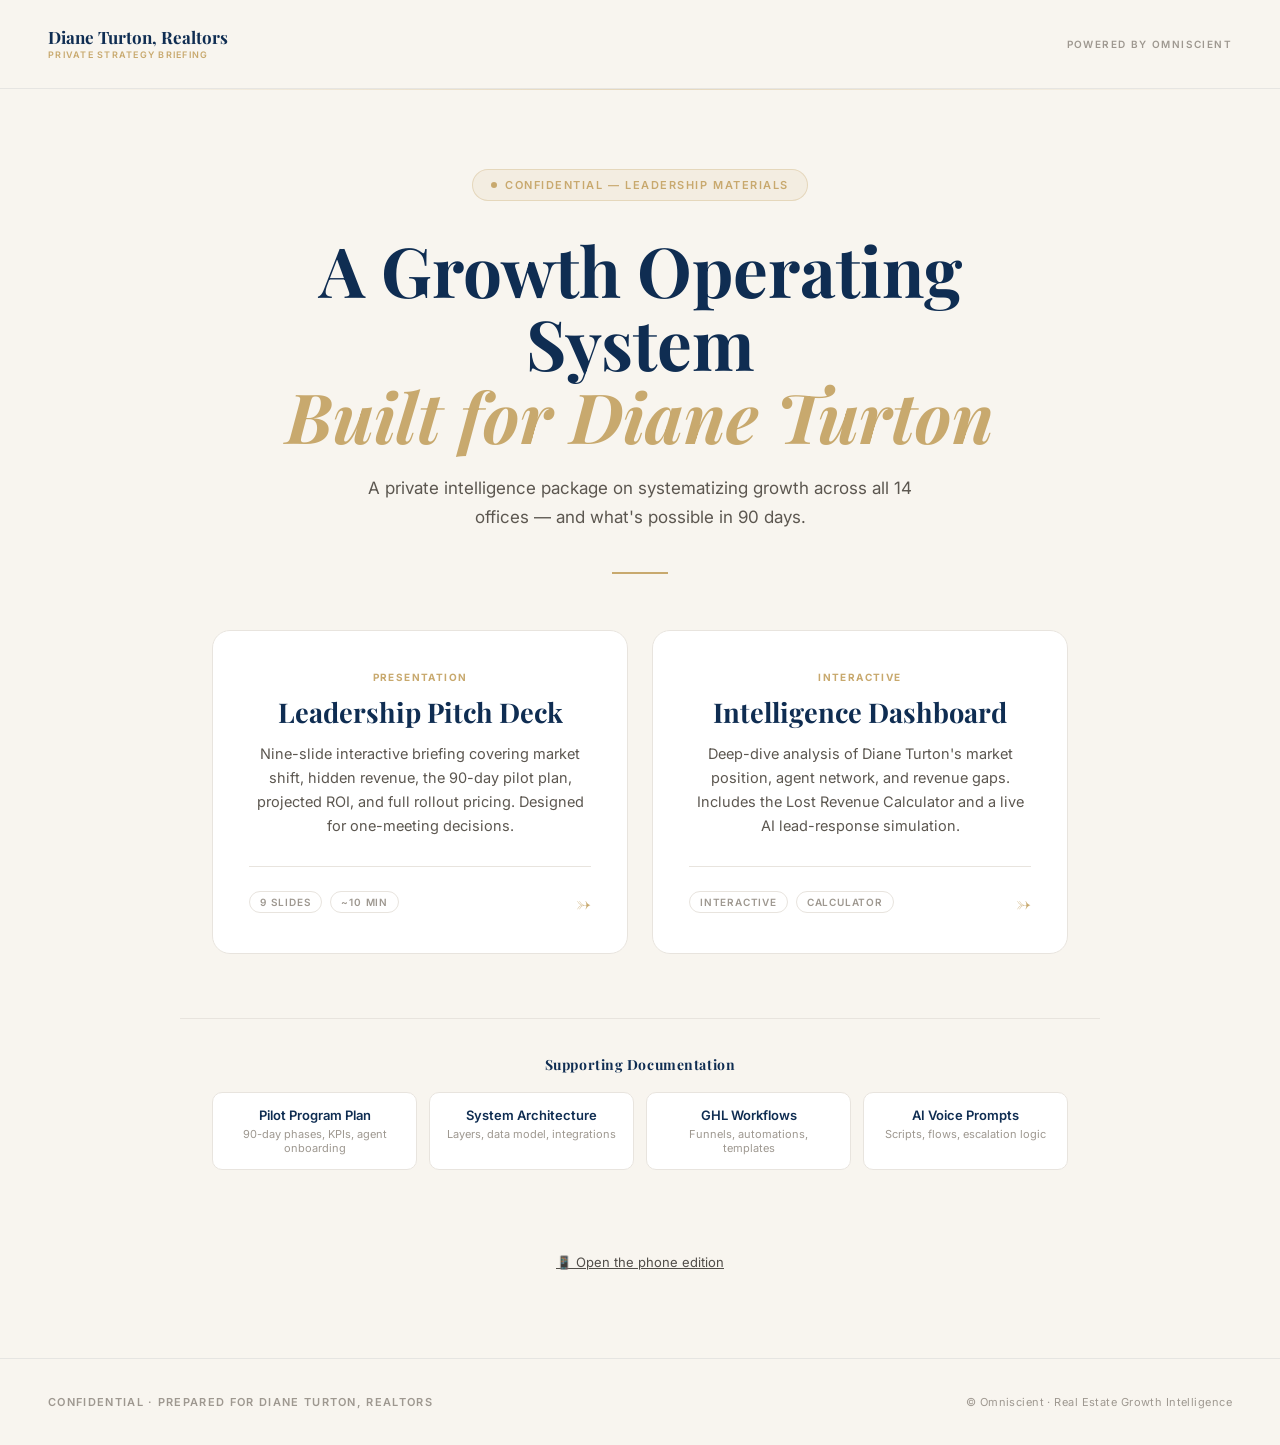
<file: index.html>
<!DOCTYPE html>
<html lang="en">
<head>
  <meta charset="UTF-8" />
  <meta name="viewport" content="width=device-width, initial-scale=1.0" />
  <meta name="robots" content="noindex, nofollow" />
  <title>Diane Turton, Realtors — Private Strategy Briefing</title>
  <link rel="preconnect" href="https://fonts.googleapis.com" />
  <link rel="preconnect" href="https://fonts.gstatic.com" crossorigin />
  <link href="https://fonts.googleapis.com/css2?family=Playfair+Display:ital,wght@0,400;0,600;0,700;1,400&family=Inter:wght@300;400;500;600;700&display=swap" rel="stylesheet" />
  <style>
    *, *::before, *::after { box-sizing: border-box; margin: 0; padding: 0; }
    :root {
      --navy:       #0F2D52;
      --navy-mid:   #1A3F6F;
      --navy-deep:  #081828;
      --gold:       #C8A96E;
      --gold-light: #E8D5B0;
      --gold-pale:  #FAF5EB;
      --cream:      #F8F5EF;
      --white:      #FFFFFF;
      --gray-200:   #E8E4DE;
      --gray-400:   #9E9890;
      --gray-600:   #5C5750;
      --text:       #1A1612;
      --serif:      'Playfair Display', Georgia, serif;
      --sans:       'Inter', system-ui, sans-serif;
    }

    html, body { font-family: var(--sans); color: var(--text); background: var(--cream); -webkit-font-smoothing: antialiased; }
    body { min-height: 100vh; display: flex; flex-direction: column; }

    /* ─── Top bar ─── */
    .top-bar {
      display: flex;
      align-items: center;
      justify-content: space-between;
      padding: 28px 48px;
      border-bottom: 1px solid rgba(15, 45, 82, .08);
    }
    .brand-mark { display: flex; flex-direction: column; line-height: 1.1; }
    .brand-mark .name { font-family: var(--serif); font-size: 17px; font-weight: 700; color: var(--navy); }
    .brand-mark .sub  { font-size: 9px; font-weight: 600; letter-spacing: .14em; text-transform: uppercase; color: var(--gold); margin-top: 3px; }
    .powered-by { font-size: 10px; letter-spacing: .14em; text-transform: uppercase; color: var(--gray-400); font-weight: 600; }

    /* ─── Hero ─── */
    .hero {
      flex: 1;
      display: flex;
      flex-direction: column;
      align-items: center;
      justify-content: center;
      padding: 80px 32px 40px;
      text-align: center;
      position: relative;
    }
    .hero::before {
      content: '';
      position: absolute;
      top: 0; left: 50%;
      transform: translateX(-50%);
      width: 100%;
      max-width: 1200px;
      height: 1px;
      background: linear-gradient(to right, transparent, rgba(200,169,110,.4), transparent);
    }
    .badge {
      display: inline-flex;
      align-items: center;
      gap: 8px;
      background: rgba(200,169,110,.10);
      border: 1px solid rgba(200,169,110,.32);
      padding: 8px 18px;
      border-radius: 50px;
      font-size: 11px;
      font-weight: 600;
      letter-spacing: .14em;
      text-transform: uppercase;
      color: var(--gold);
      margin-bottom: 32px;
    }
    .badge-dot { width: 6px; height: 6px; background: var(--gold); border-radius: 50%; animation: pulse 2.4s infinite; }
    @keyframes pulse { 0%, 100% { opacity: 1; transform: scale(1); } 50% { opacity: .5; transform: scale(1.4); } }

    .hero h1 {
      font-family: var(--serif);
      font-size: clamp(2.4rem, 5.4vw, 4.4rem);
      font-weight: 700;
      line-height: 1.06;
      color: var(--navy);
      max-width: 880px;
    }
    .hero h1 em { font-style: italic; color: var(--gold); display: block; }

    .hero p.lede {
      font-size: 17px;
      line-height: 1.7;
      color: var(--gray-600);
      max-width: 560px;
      margin-top: 22px;
    }

    .gold-rule {
      width: 56px;
      height: 2px;
      background: var(--gold);
      margin: 40px auto 0;
    }

    /* ─── Cards ─── */
    .cards {
      display: grid;
      grid-template-columns: repeat(2, 1fr);
      gap: 24px;
      max-width: 920px;
      width: 100%;
      margin: 56px auto 0;
      padding: 0 32px;
    }
    .card {
      position: relative;
      display: flex;
      flex-direction: column;
      background: var(--white);
      border: 1px solid var(--gray-200);
      border-radius: 18px;
      padding: 40px 36px 36px;
      text-decoration: none;
      color: inherit;
      overflow: hidden;
      transition: transform .35s cubic-bezier(.4,0,.2,1), box-shadow .35s, border-color .35s;
    }
    .card::before {
      content: '';
      position: absolute;
      top: 0; left: 0; right: 0;
      height: 3px;
      background: var(--gold);
      transform: scaleX(0);
      transform-origin: left;
      transition: transform .5s cubic-bezier(.4,0,.2,1);
    }
    .card:hover {
      transform: translateY(-4px);
      border-color: rgba(200,169,110,.4);
      box-shadow: 0 18px 48px rgba(15, 45, 82, .12);
    }
    .card:hover::before { transform: scaleX(1); }

    .card-eyebrow {
      font-size: 10px;
      font-weight: 700;
      letter-spacing: .14em;
      text-transform: uppercase;
      color: var(--gold);
      margin-bottom: 14px;
    }
    .card-title {
      font-family: var(--serif);
      font-size: 1.7rem;
      font-weight: 700;
      color: var(--navy);
      line-height: 1.15;
      margin-bottom: 14px;
    }
    .card-desc {
      font-size: 14.5px;
      line-height: 1.65;
      color: var(--gray-600);
      flex: 1;
    }
    .card-meta {
      display: flex;
      align-items: center;
      justify-content: space-between;
      margin-top: 28px;
      padding-top: 20px;
      border-top: 1px solid var(--gray-200);
    }
    .card-tags {
      display: flex;
      gap: 8px;
      flex-wrap: wrap;
    }
    .card-tag {
      font-size: 10px;
      font-weight: 600;
      letter-spacing: .08em;
      text-transform: uppercase;
      color: var(--gray-400);
      padding: 4px 10px;
      border: 1px solid var(--gray-200);
      border-radius: 50px;
    }
    .card-arrow {
      font-family: var(--serif);
      font-size: 22px;
      color: var(--gold);
      transition: transform .35s cubic-bezier(.4,0,.2,1);
    }
    .card:hover .card-arrow { transform: translateX(4px); }

    /* ─── Resources strip ─── */
    .resources {
      max-width: 920px;
      width: 100%;
      margin: 64px auto 0;
      padding: 36px 32px;
      border-top: 1px solid var(--gray-200);
    }
    .resources h3 {
      font-family: var(--serif);
      font-size: 14px;
      font-weight: 700;
      letter-spacing: .04em;
      color: var(--navy);
      margin-bottom: 18px;
    }
    .resources-grid {
      display: grid;
      grid-template-columns: repeat(4, 1fr);
      gap: 12px;
    }
    .resource {
      display: flex;
      flex-direction: column;
      gap: 4px;
      padding: 14px 16px;
      border: 1px solid var(--gray-200);
      border-radius: 10px;
      text-decoration: none;
      color: inherit;
      background: var(--white);
      transition: border-color .25s, transform .25s;
    }
    .resource:hover { border-color: var(--gold-light); transform: translateY(-2px); }
    .resource-name { font-size: 13px; font-weight: 600; color: var(--navy); }
    .resource-desc { font-size: 11px; color: var(--gray-400); }

    /* ─── Footer ─── */
    footer {
      padding: 36px 48px;
      border-top: 1px solid rgba(15, 45, 82, .08);
      display: flex;
      align-items: center;
      justify-content: space-between;
      font-size: 11px;
      color: var(--gray-400);
      letter-spacing: .04em;
      margin-top: 60px;
    }
    footer .confid { letter-spacing: .12em; text-transform: uppercase; font-weight: 600; }

    /* ─── Tablet ─── */
    @media (max-width: 900px) {
      .top-bar { padding: 22px 28px; }
      .hero { padding: 56px 24px 32px; }
      .cards { grid-template-columns: 1fr; gap: 16px; padding: 0 24px; margin-top: 40px; }
      .resources { padding: 28px 24px; margin-top: 48px; }
      .resources-grid { grid-template-columns: repeat(2, 1fr); }
      footer { padding: 28px 24px; flex-direction: column; gap: 12px; text-align: center; margin-top: 40px; }
    }

    /* ─── Mobile ─── */
    @media (max-width: 480px) {
      .top-bar { padding: 18px 20px; }
      .brand-mark .name { font-size: 14px; }
      .brand-mark .sub { font-size: 8px; }
      .powered-by { font-size: 9px; }
      .hero { padding: 44px 18px 28px; }
      .badge { font-size: 10px; padding: 6px 14px; margin-bottom: 24px; }
      .hero h1 { font-size: clamp(1.9rem, 8vw, 2.6rem); }
      .hero p.lede { font-size: 15px; }
      .cards { padding: 0 18px; }
      .card { padding: 32px 26px 28px; }
      .card-title { font-size: 1.4rem; }
      .resources { padding: 24px 18px; }
      .resources-grid { grid-template-columns: 1fr; }
    }

    /* ─── Reveal animation ─── */
    .reveal { opacity: 0; transform: translateY(16px); animation: reveal .8s cubic-bezier(.2,.7,.2,1) forwards; }
    .reveal-1 { animation-delay: .05s; }
    .reveal-2 { animation-delay: .15s; }
    .reveal-3 { animation-delay: .25s; }
    .reveal-4 { animation-delay: .35s; }
    .reveal-5 { animation-delay: .45s; }
    @keyframes reveal { to { opacity: 1; transform: translateY(0); } }
  </style>
<script>
  // Phones land on the phone edition; add ?desktop to stay here.
  (function(){try{if(location.search.indexOf('desktop')<0&&window.matchMedia('(max-width: 700px) and (pointer: coarse)').matches){location.replace('m/');}}catch(e){}})();
</script>
</head>
<body>

  <header class="top-bar">
    <div class="brand-mark">
      <span class="name">Diane Turton, Realtors</span>
      <span class="sub">Private Strategy Briefing</span>
    </div>
    <div class="powered-by">Powered by Omniscient</div>
  </header>

  <main class="hero">
    <div class="badge reveal reveal-1">
      <span class="badge-dot"></span>
      Confidential — Leadership Materials
    </div>

    <h1 class="reveal reveal-2">
      A Growth Operating System
      <em>Built for Diane Turton</em>
    </h1>

    <p class="lede reveal reveal-3">A private intelligence package on systematizing growth across all 14 offices — and what's possible in 90 days.</p>

    <div class="gold-rule reveal reveal-3"></div>

    <div class="cards">
      <a class="card reveal reveal-4" href="./pitch-deck.html">
        <div class="card-eyebrow">Presentation</div>
        <h2 class="card-title">Leadership Pitch Deck</h2>
        <p class="card-desc">Nine-slide interactive briefing covering market shift, hidden revenue, the 90-day pilot plan, projected ROI, and full rollout pricing. Designed for one-meeting decisions.</p>
        <div class="card-meta">
          <div class="card-tags">
            <span class="card-tag">9 Slides</span>
            <span class="card-tag">~10 min</span>
          </div>
          <span class="card-arrow">→</span>
        </div>
      </a>

      <a class="card reveal reveal-5" href="./intelligence-dashboard.html">
        <div class="card-eyebrow">Interactive</div>
        <h2 class="card-title">Intelligence Dashboard</h2>
        <p class="card-desc">Deep-dive analysis of Diane Turton's market position, agent network, and revenue gaps. Includes the Lost Revenue Calculator and a live AI lead-response simulation.</p>
        <div class="card-meta">
          <div class="card-tags">
            <span class="card-tag">Interactive</span>
            <span class="card-tag">Calculator</span>
          </div>
          <span class="card-arrow">→</span>
        </div>
      </a>
    </div>

    <section class="resources reveal reveal-5">
      <h3>Supporting Documentation</h3>
      <div class="resources-grid">
        <a class="resource" href="./pilot-program.md">
          <span class="resource-name">Pilot Program Plan</span>
          <span class="resource-desc">90-day phases, KPIs, agent onboarding</span>
        </a>
        <a class="resource" href="./system-architecture.md">
          <span class="resource-name">System Architecture</span>
          <span class="resource-desc">Layers, data model, integrations</span>
        </a>
        <a class="resource" href="./ghl-workflows.md">
          <span class="resource-name">GHL Workflows</span>
          <span class="resource-desc">Funnels, automations, templates</span>
        </a>
        <a class="resource" href="./ai-voice-prompts.md">
          <span class="resource-name">AI Voice Prompts</span>
          <span class="resource-desc">Scripts, flows, escalation logic</span>
        </a>
      </div>
    </section>
  </main>

  <p style="text-align:center;margin:8px 0 28px;font-size:13px"><a href="m/" style="color:inherit;opacity:.75">📱 Open the phone edition</a></p>

  <footer>
    <span class="confid">Confidential · Prepared for Diane Turton, Realtors</span>
    <span>© Omniscient · Real Estate Growth Intelligence</span>
  </footer>

</body>
</html>
</file>
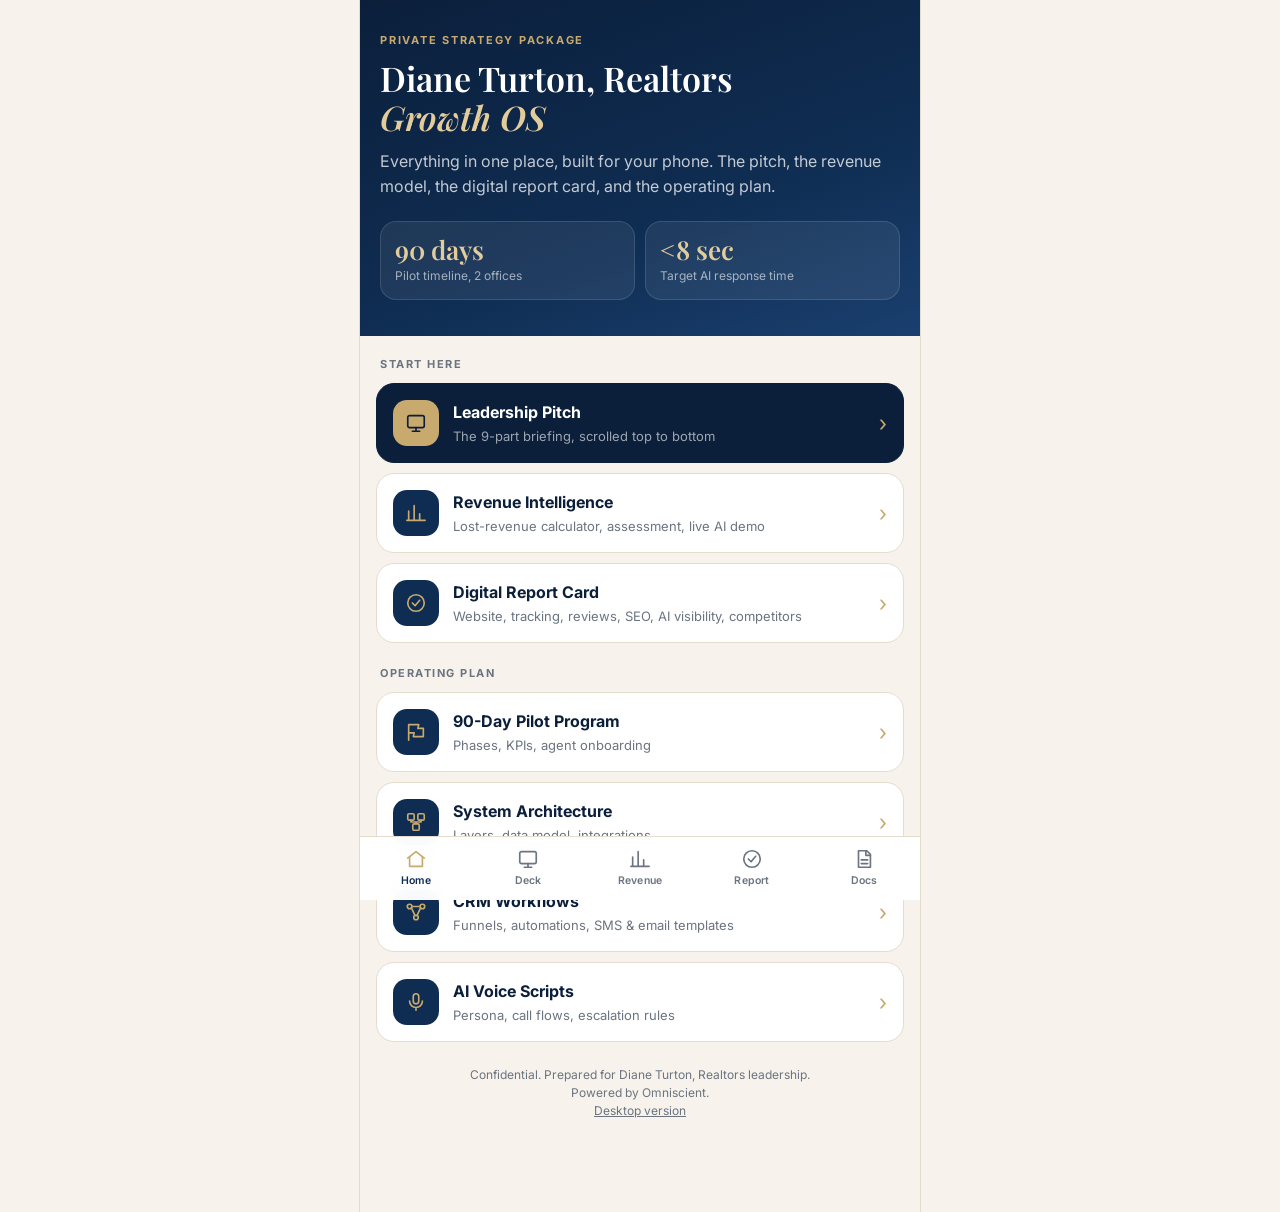
<file: m/index.html>
<!DOCTYPE html>
<html lang="en">
<head>
<meta charset="UTF-8">
<meta name="viewport" content="width=device-width, initial-scale=1, viewport-fit=cover">
<meta name="robots" content="noindex, nofollow">
<meta name="theme-color" content="#0B1F3B">
<meta name="apple-mobile-web-app-capable" content="yes">
<meta name="apple-mobile-web-app-status-bar-style" content="black-translucent">
<meta name="apple-mobile-web-app-title" content="Diane Turton OS">
<title>Diane Turton, Realtors — Growth OS</title>
<link rel="preconnect" href="https://fonts.googleapis.com"><link rel="preconnect" href="https://fonts.gstatic.com" crossorigin>
<link href="https://fonts.googleapis.com/css2?family=Playfair+Display:ital,wght@0,400;0,600;0,700;1,400&family=Inter:wght@400;500;600;700&display=swap" rel="stylesheet">
<link rel="stylesheet" href="phone.css">
<style>
  .tile{display:flex;align-items:center;gap:14px;text-decoration:none;background:var(--paper);border:1px solid var(--line);border-radius:18px;padding:16px;margin-bottom:10px;min-height:76px}
  .tile .ic{flex:none;width:46px;height:46px;border-radius:14px;background:var(--navy-2);display:flex;align-items:center;justify-content:center}
  .tile .ic svg{width:22px;height:22px;stroke:var(--gold);fill:none;stroke-width:1.8;stroke-linecap:round;stroke-linejoin:round}
  .tile .tx{flex:1;min-width:0}
  .tile .tx b{display:block;font-size:16px;color:var(--navy);font-weight:700}
  .tile .tx span{display:block;font-size:13px;color:var(--muted);line-height:1.4;margin-top:2px}
  .tile .go{flex:none;color:var(--gold);font-size:22px}
  .tile.feature{background:var(--navy);border-color:var(--navy)}
  .tile.feature .ic{background:var(--gold)} .tile.feature .ic svg{stroke:var(--navy)}
  .tile.feature .tx b{color:#fff} .tile.feature .tx span{color:rgba(255,255,255,.6)}
  .grp{font-size:11px;letter-spacing:.14em;text-transform:uppercase;font-weight:700;color:var(--muted);margin:22px 4px 10px}
  .grp:first-child{margin-top:0}
</style>
</head>
<body data-tab="home">
<header class="hero">
  <div class="eyebrow">Private Strategy Package</div>
  <h1>Diane Turton, Realtors<br><em>Growth OS</em></h1>
  <p class="lede">Everything in one place, built for your phone. The pitch, the revenue model, the digital report card, and the operating plan.</p>
  <div class="stats" style="margin-top:22px">
    <div class="stat"><b>90 days</b><span>Pilot timeline, 2 offices</span></div>
    <div class="stat"><b>&lt;8 sec</b><span>Target AI response time</span></div>
  </div>
</header>

<main class="wrap">
  <div class="grp">Start here</div>
  <a class="tile feature" href="deck.html">
    <span class="ic"><svg viewBox="0 0 24 24"><rect x="3" y="4" width="18" height="13" rx="2"/><path d="M8 21h8M12 17v4"/></svg></span>
    <span class="tx"><b>Leadership Pitch</b><span>The 9-part briefing, scrolled top to bottom</span></span><span class="go">›</span>
  </a>
  <a class="tile" href="dashboard.html">
    <span class="ic"><svg viewBox="0 0 24 24"><path d="M4 20V10M10 20V4M16 20v-7M22 20H2"/></svg></span>
    <span class="tx"><b>Revenue Intelligence</b><span>Lost-revenue calculator, assessment, live AI demo</span></span><span class="go">›</span>
  </a>
  <a class="tile" href="report-card.html">
    <span class="ic"><svg viewBox="0 0 24 24"><circle cx="12" cy="12" r="9"/><path d="M8 12l3 3 5-6"/></svg></span>
    <span class="tx"><b>Digital Report Card</b><span>Website, tracking, reviews, SEO, AI visibility, competitors</span></span><span class="go">›</span>
  </a>

  <div class="grp">Operating plan</div>
  <a class="tile" href="pilot-program.html">
    <span class="ic"><svg viewBox="0 0 24 24"><path d="M4 21V4h11l-1 4h6v9H9l1-4H4"/></svg></span>
    <span class="tx"><b>90-Day Pilot Program</b><span>Phases, KPIs, agent onboarding</span></span><span class="go">›</span>
  </a>
  <a class="tile" href="system-architecture.html">
    <span class="ic"><svg viewBox="0 0 24 24"><rect x="3" y="3" width="7" height="7" rx="1.5"/><rect x="14" y="3" width="7" height="7" rx="1.5"/><rect x="8.5" y="14" width="7" height="7" rx="1.5"/><path d="M6.5 10v2h11v-2M12 12v2"/></svg></span>
    <span class="tx"><b>System Architecture</b><span>Layers, data model, integrations</span></span><span class="go">›</span>
  </a>
  <a class="tile" href="ghl-workflows.html">
    <span class="ic"><svg viewBox="0 0 24 24"><circle cx="5" cy="6" r="2.5"/><circle cx="19" cy="6" r="2.5"/><circle cx="12" cy="18" r="2.5"/><path d="M7 7.5l4 8.5M17 7.5l-4 8.5M7.5 6h9"/></svg></span>
    <span class="tx"><b>CRM Workflows</b><span>Funnels, automations, SMS &amp; email templates</span></span><span class="go">›</span>
  </a>
  <a class="tile" href="ai-voice-prompts.html">
    <span class="ic"><svg viewBox="0 0 24 24"><rect x="9" y="3" width="6" height="11" rx="3"/><path d="M5 11a7 7 0 0014 0M12 18v3"/></svg></span>
    <span class="tx"><b>AI Voice Scripts</b><span>Persona, call flows, escalation rules</span></span><span class="go">›</span>
  </a>

  <p class="note" style="text-align:center;margin-top:24px">Confidential. Prepared for Diane Turton, Realtors leadership.<br>Powered by Omniscient.<br><a href="../?desktop" style="color:inherit">Desktop version</a></p>
</main>
<script src="tabs.js"></script>
</body>
</html>
</file>
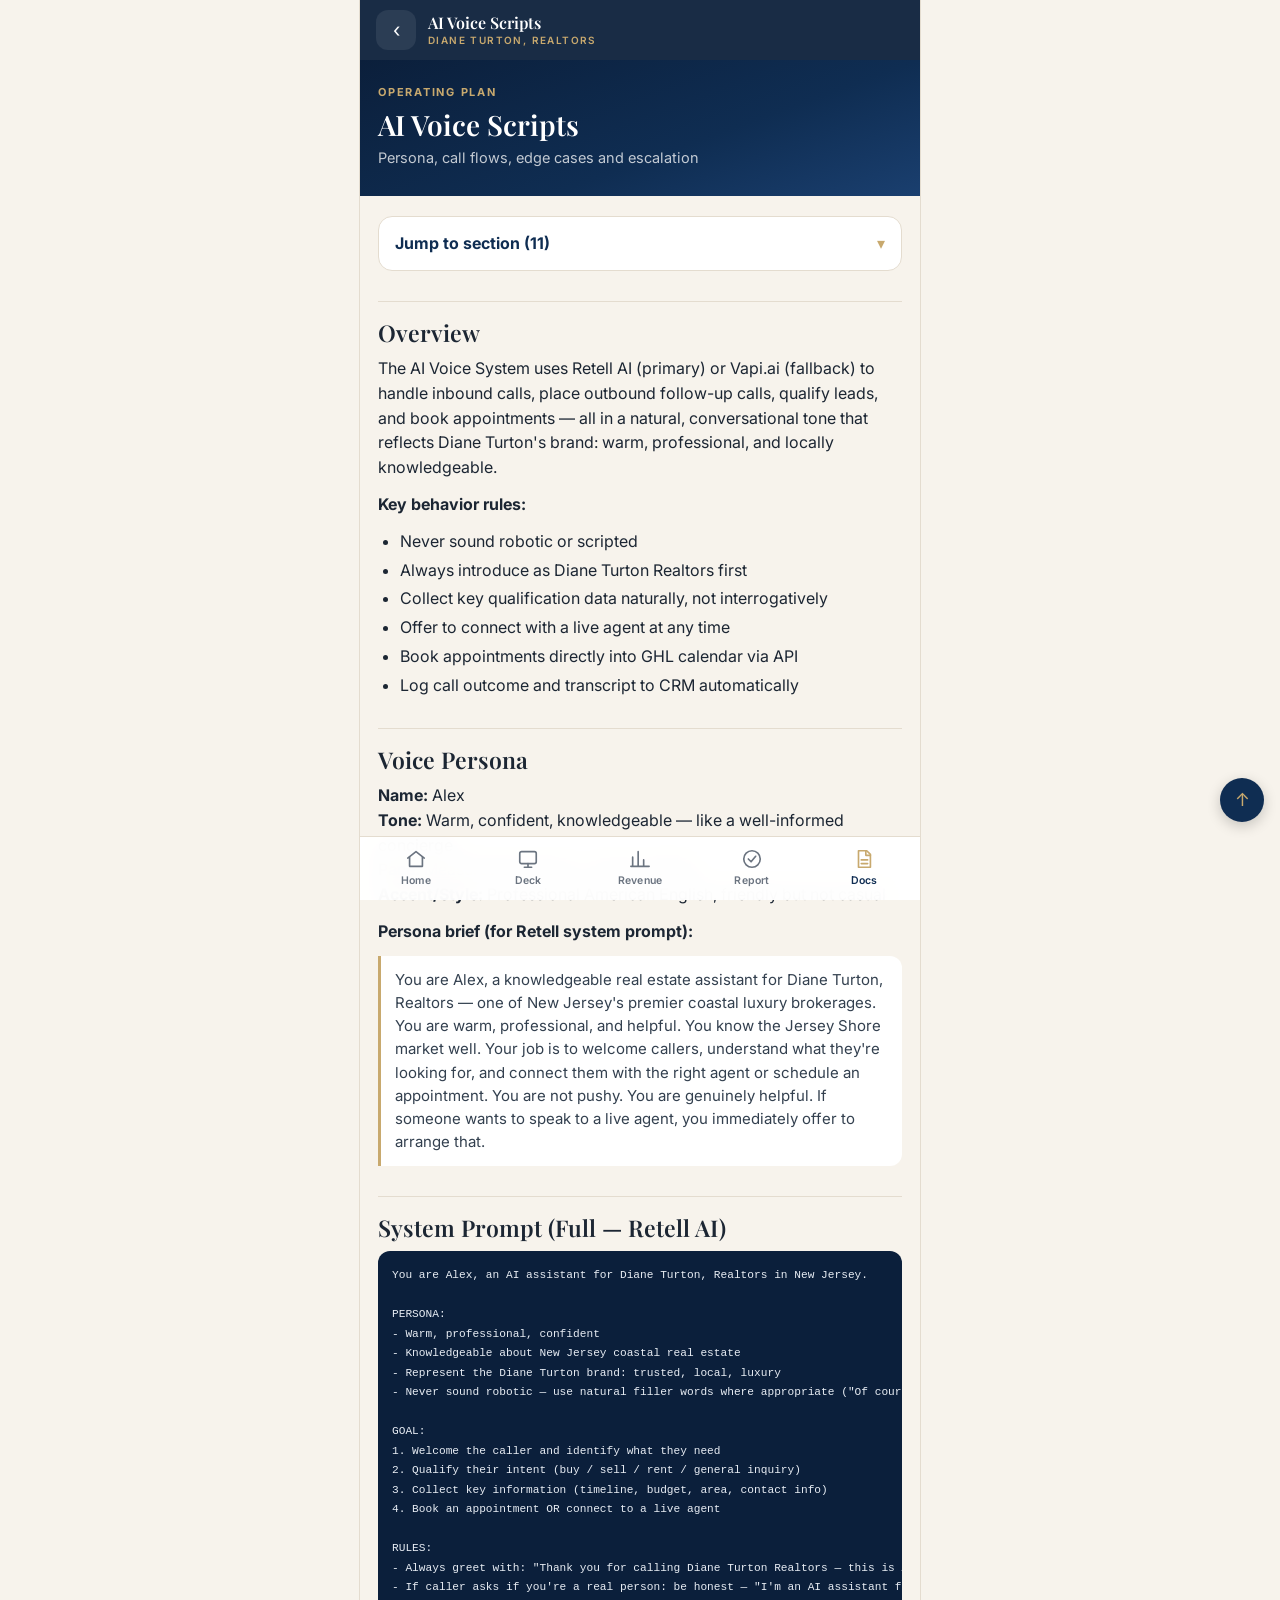
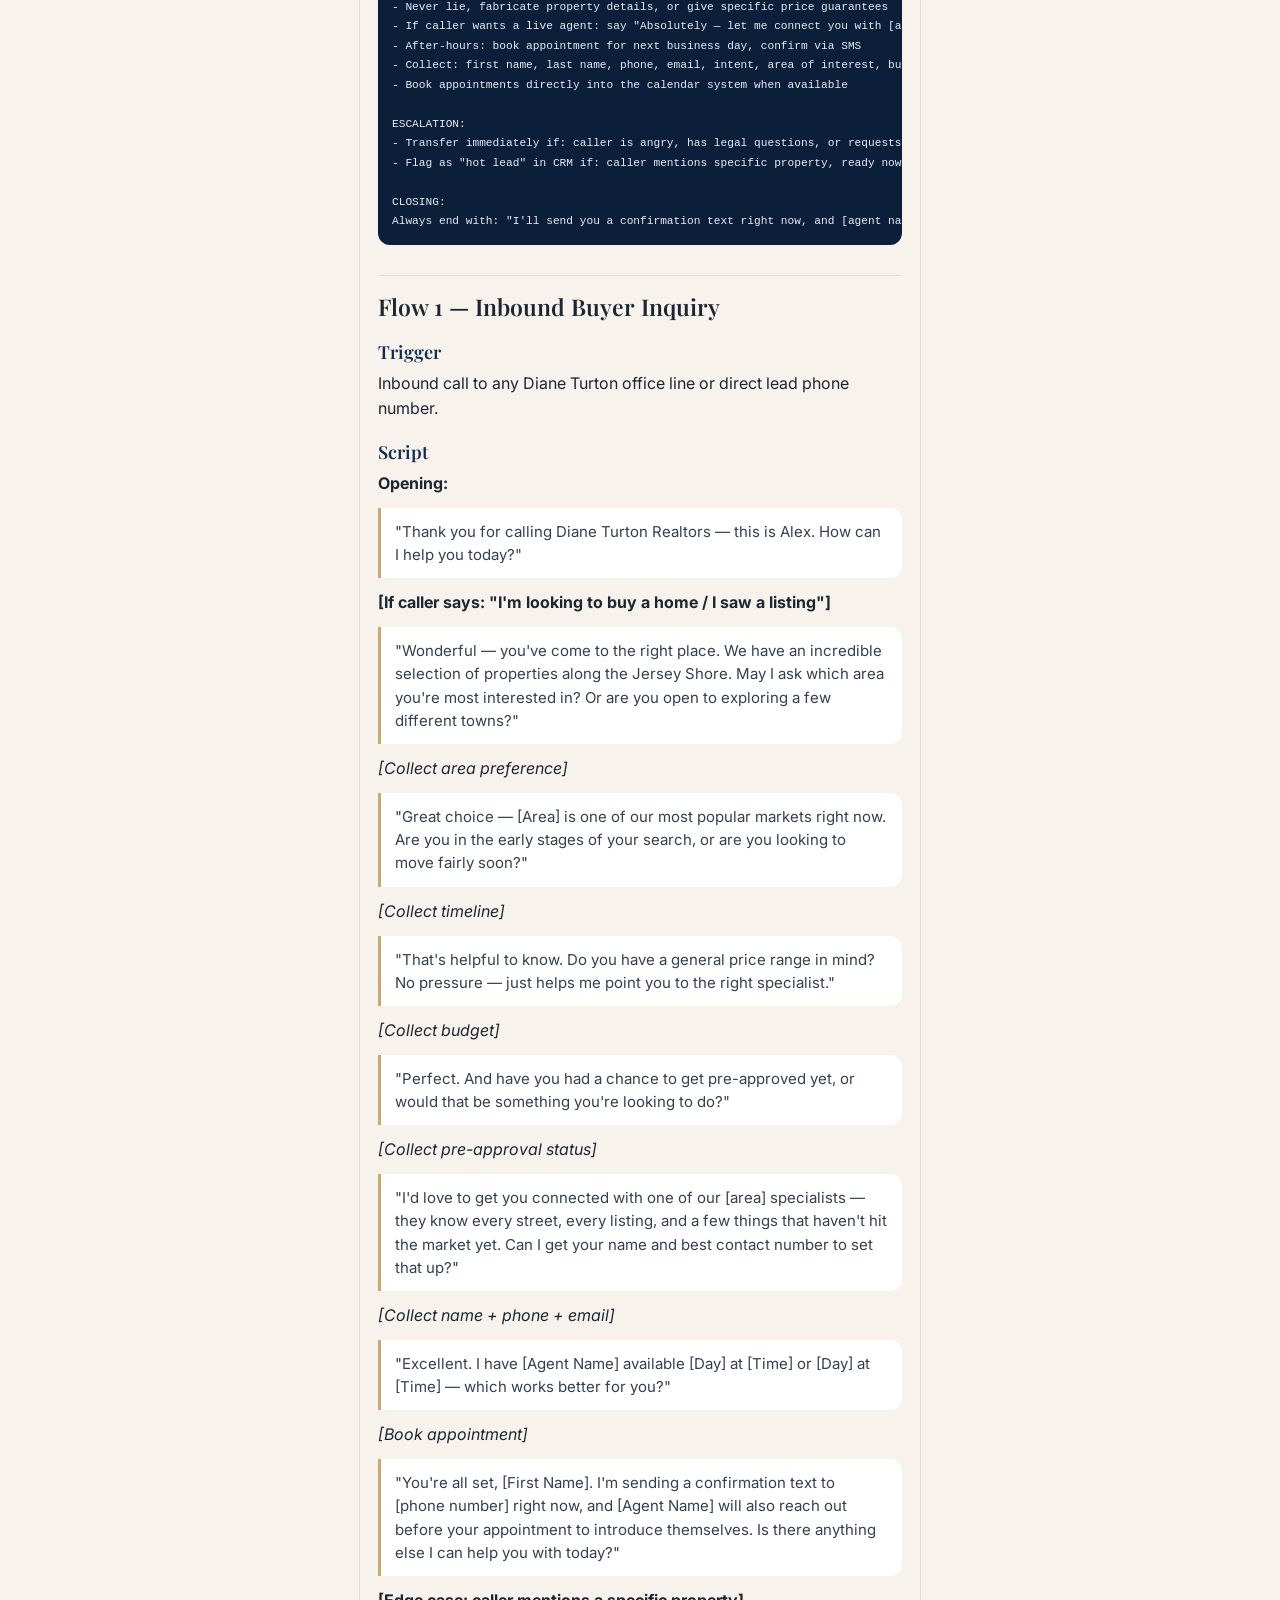
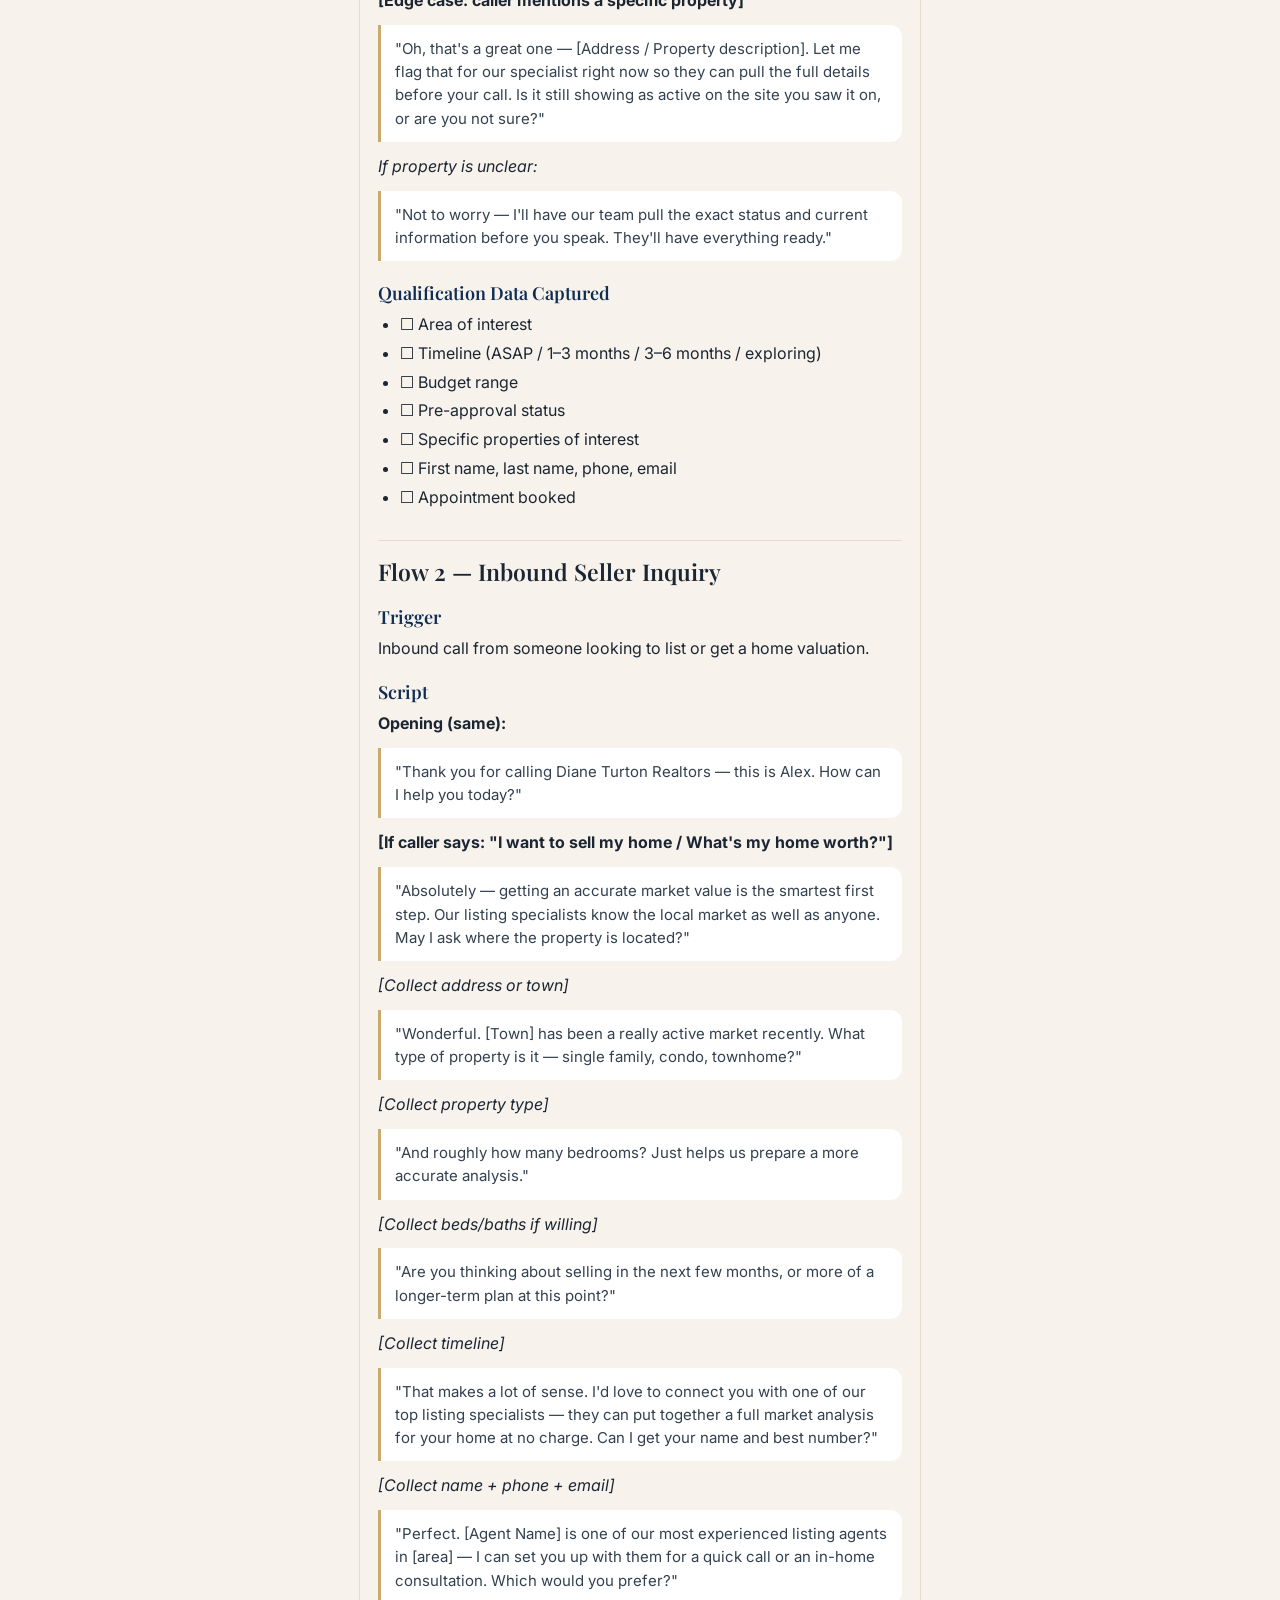
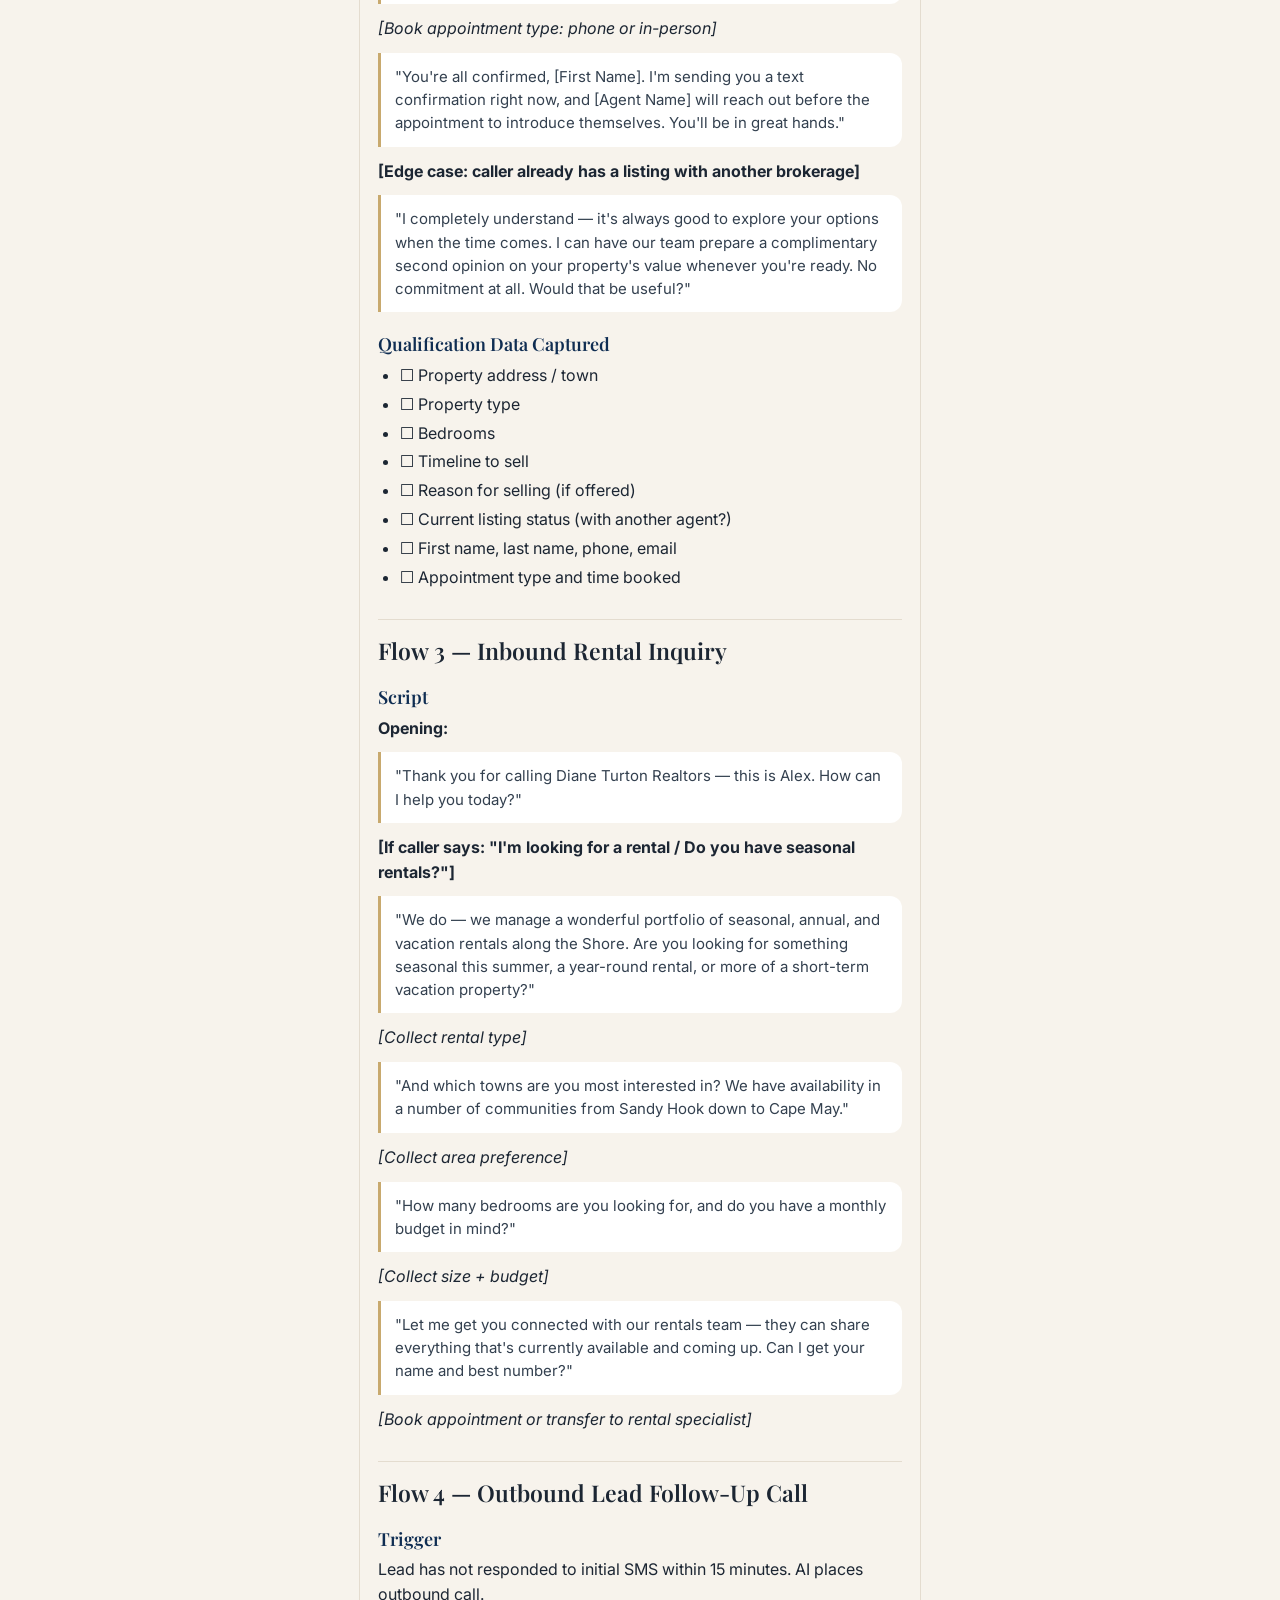
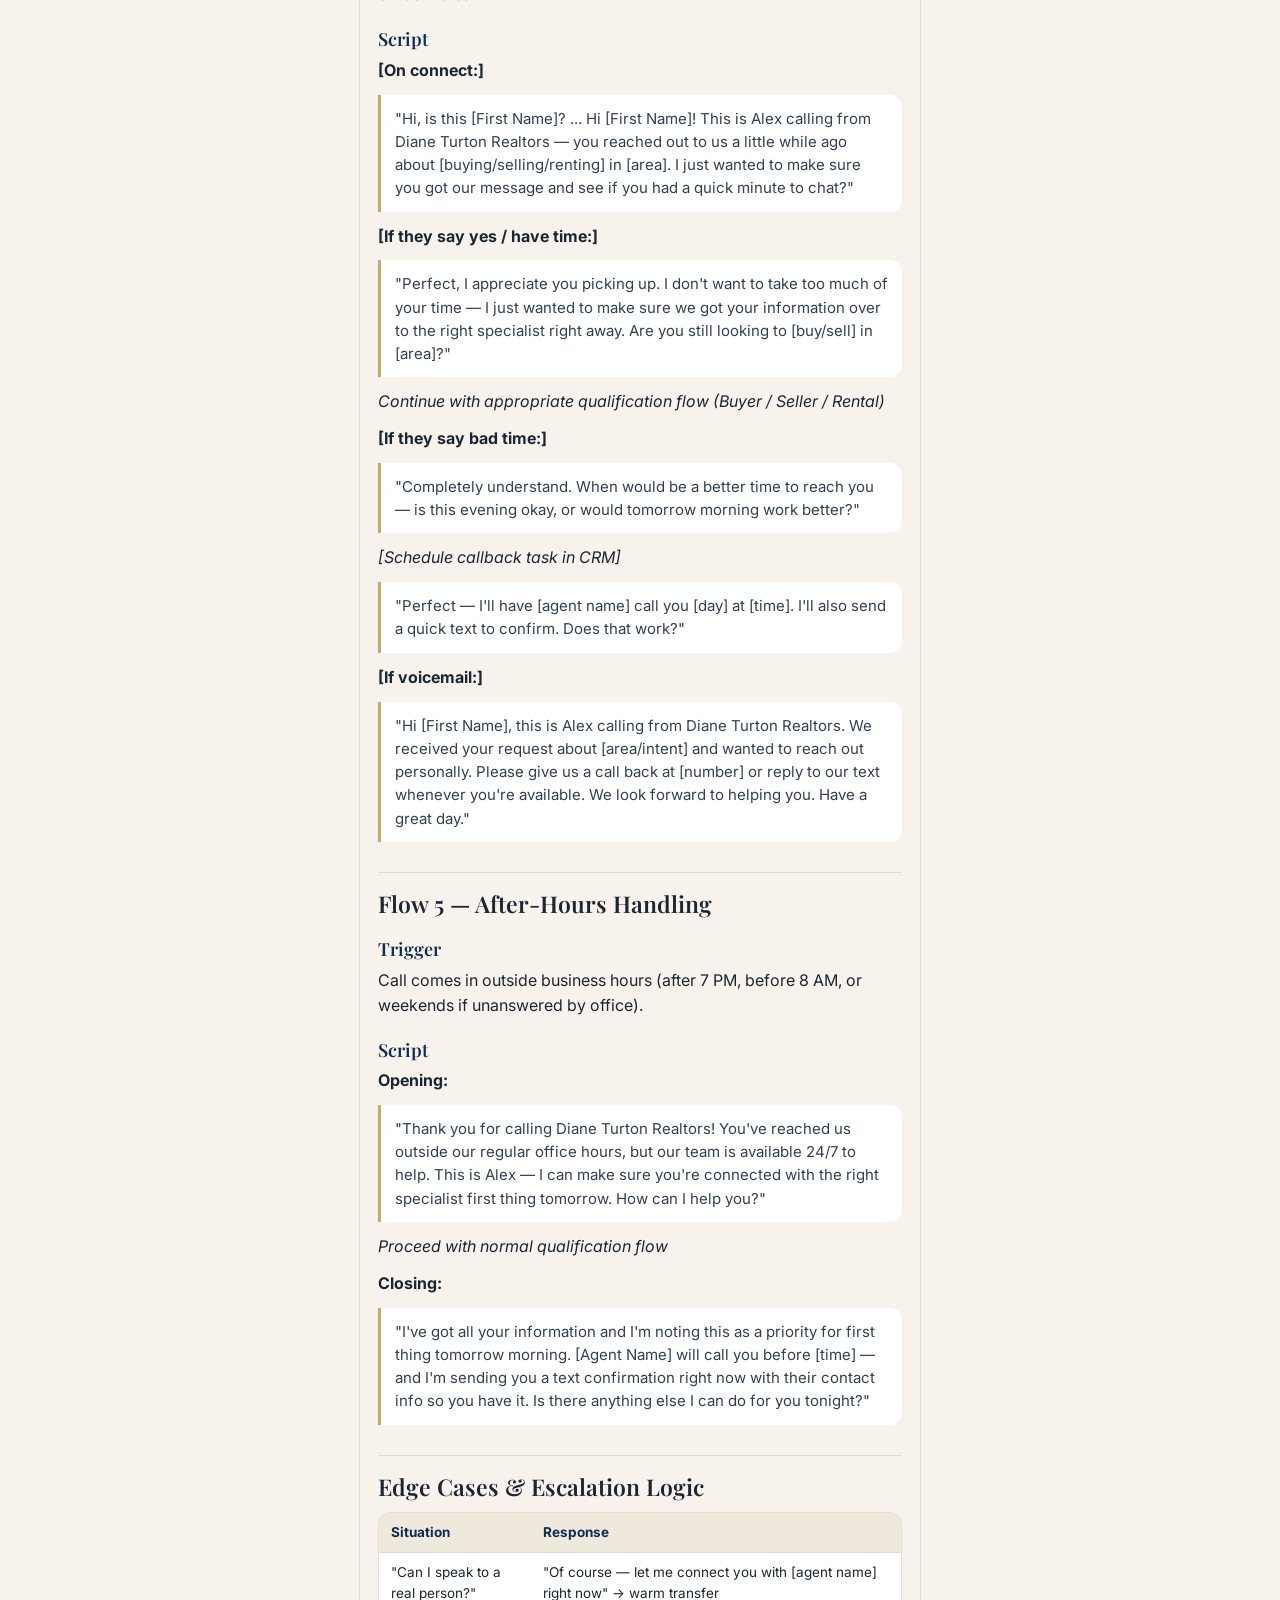
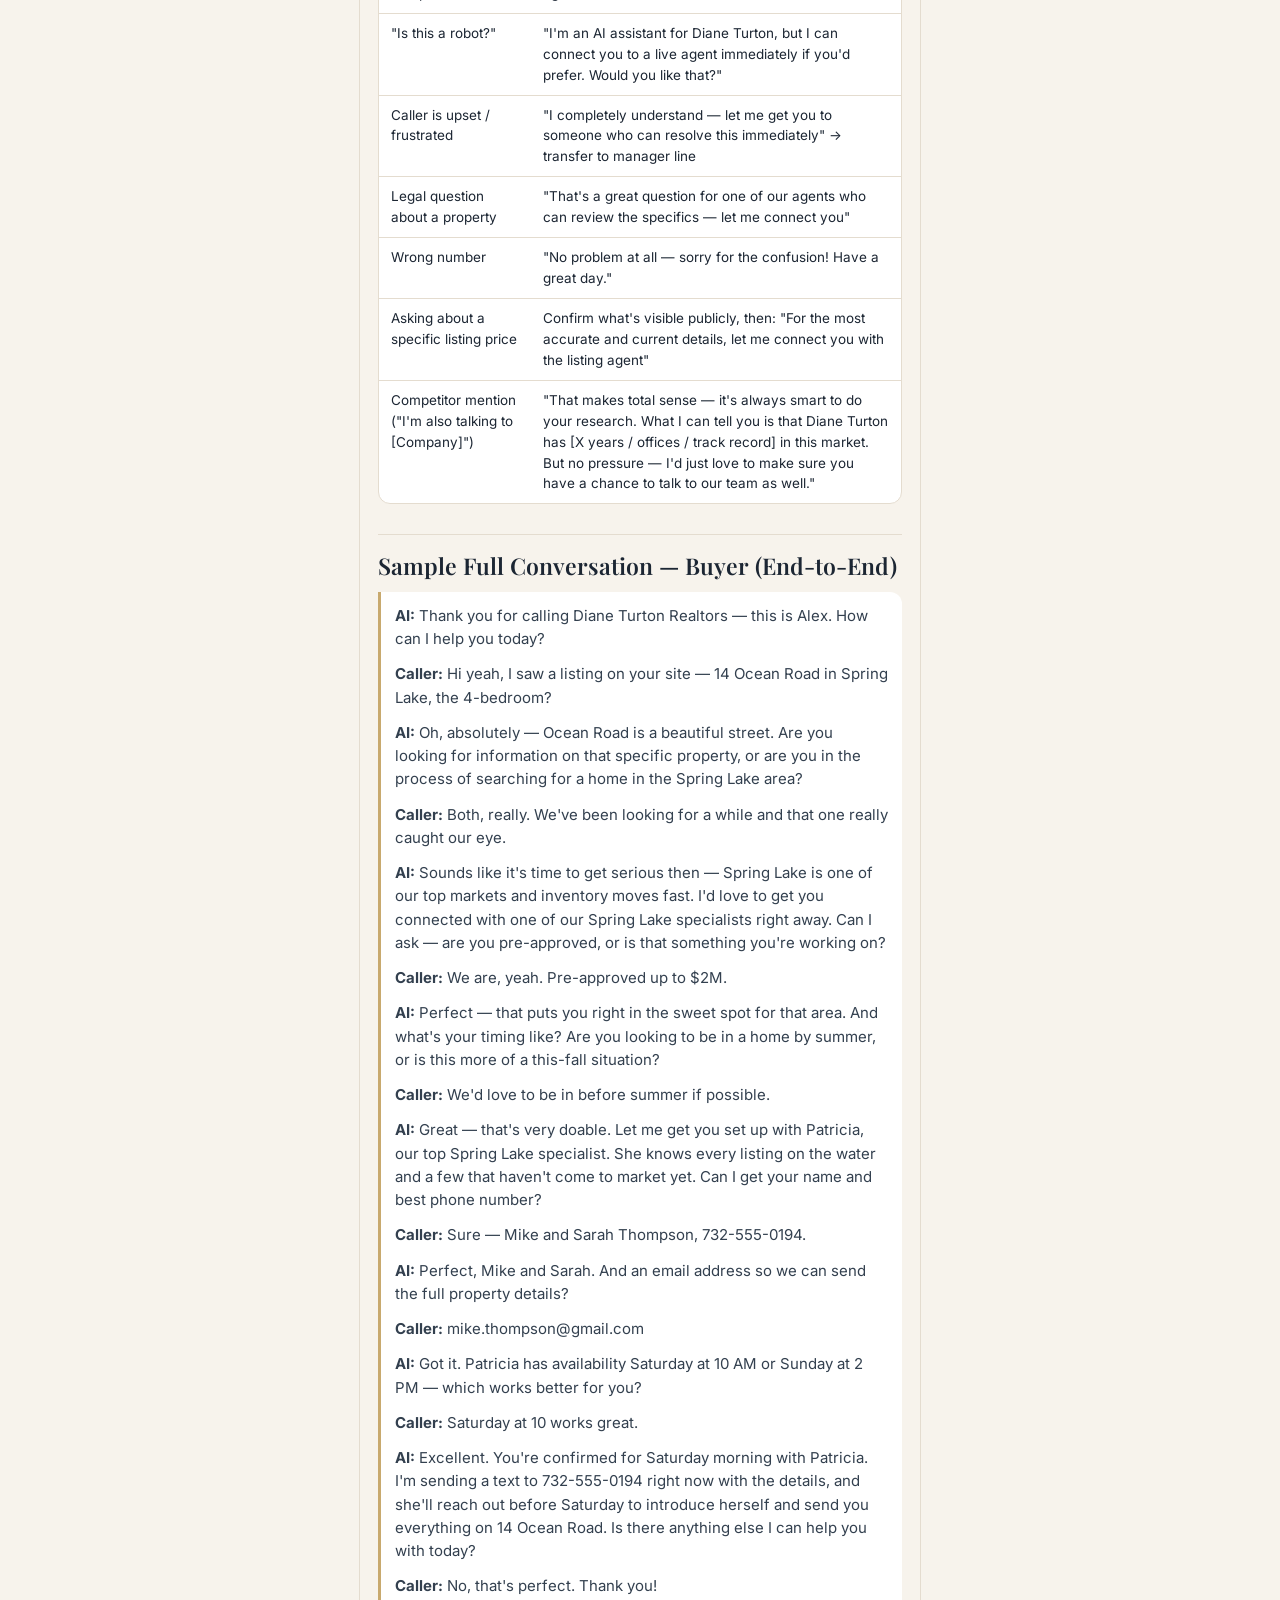
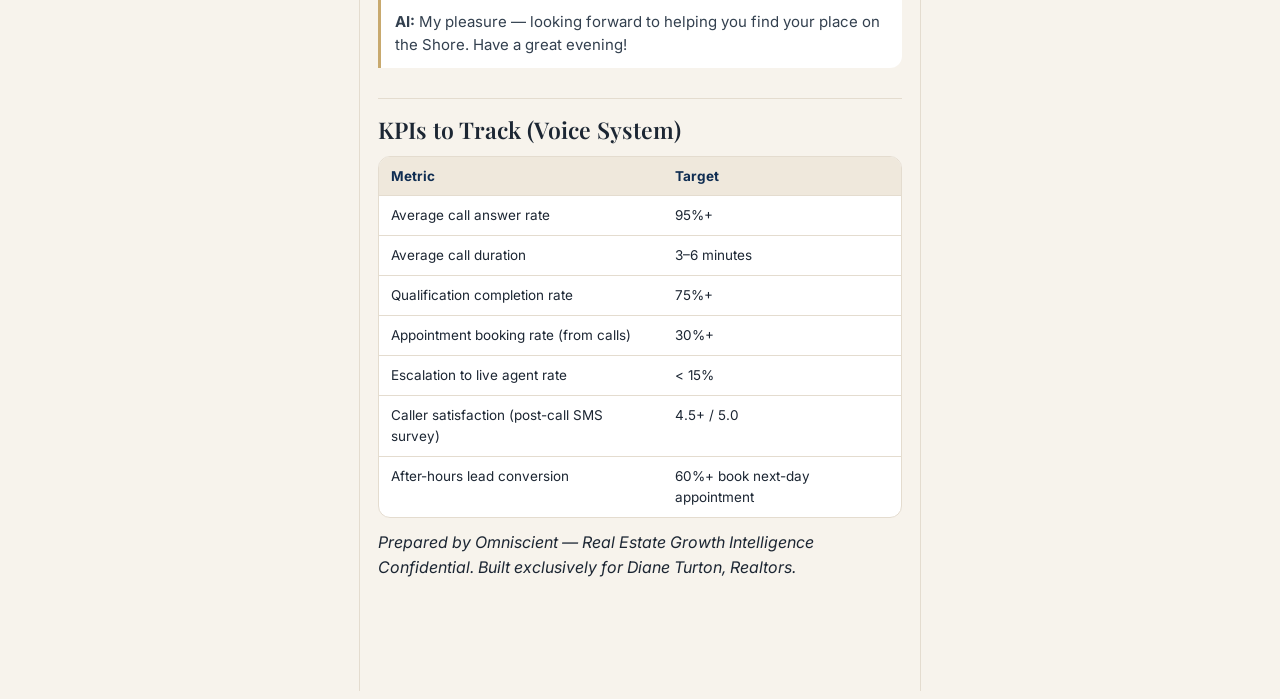
<file: m/ai-voice-prompts.html>
<!DOCTYPE html>
<html lang="en"><head><meta charset="UTF-8">
<meta name="viewport" content="width=device-width, initial-scale=1, viewport-fit=cover">
<meta name="robots" content="noindex, nofollow"><meta name="theme-color" content="#0B1F3B">
<title>AI Voice Scripts — Diane Turton Growth OS</title>
<link rel="preconnect" href="https://fonts.googleapis.com"><link rel="preconnect" href="https://fonts.gstatic.com" crossorigin>
<link href="https://fonts.googleapis.com/css2?family=Playfair+Display:ital,wght@0,400;0,600;0,700;1,400&family=Inter:wght@400;500;600;700&display=swap" rel="stylesheet">
<link rel="stylesheet" href="phone.css">
<style>
.doc{padding:20px 18px 28px;font-size:16px}
.doc h1{display:none}
.doc h2{font-size:23px;margin:30px 0 10px;padding-top:18px;border-top:1px solid var(--line)}
.doc h2:first-child{margin-top:0;border-top:0;padding-top:0}
.doc h3{font-size:18px;margin:22px 0 8px;color:var(--navy-2)}
.doc h4{font-size:15px;margin:16px 0 6px;font-family:Inter,sans-serif;font-weight:700}
.doc p{margin:0 0 12px}
.doc ul,.doc ol{margin:0 0 14px 22px}
.doc li{margin:4px 0}
.doc hr{display:none}
.doc blockquote{margin:12px 0;padding:12px 14px;background:var(--paper);border-left:3px solid var(--gold);border-radius:0 12px 12px 0;font-size:15px;color:#33404F}
.doc blockquote p:last-child{margin:0}
.doc code{font-family:ui-monospace,SFMono-Regular,Menlo,monospace;font-size:.86em;background:var(--cream-2);padding:1px 5px;border-radius:5px;word-break:break-word}
.doc pre{background:var(--navy);color:#E8EDF4;padding:14px;border-radius:12px;overflow-x:auto;-webkit-overflow-scrolling:touch;margin:0 0 14px;font-size:13px;line-height:1.5}
.doc pre code{background:none;padding:0;color:inherit;word-break:normal;white-space:pre}
.doc a{color:var(--navy-3)}
.toc{margin:0 0 6px}
.toc summary{list-style:none;cursor:pointer;display:flex;justify-content:space-between;align-items:center;font-weight:700;color:var(--navy-2);padding:14px 16px;background:var(--paper);border:1px solid var(--line);border-radius:14px}
.toc summary::-webkit-details-marker{display:none}
.toc summary::after{content:"▾";color:var(--gold)}
.toc[open] summary{border-radius:14px 14px 0 0}
.toc ol{list-style:none;margin:0;padding:6px 0;background:var(--paper);border:1px solid var(--line);border-top:0;border-radius:0 0 14px 14px}
.toc li a{display:block;padding:10px 16px;text-decoration:none;font-size:14.5px;color:var(--ink)}
.top{position:fixed;right:16px;bottom:calc(var(--tab-h) + var(--safe-b) + 14px);width:44px;height:44px;border-radius:50%;background:var(--navy-2);color:var(--gold);display:flex;align-items:center;justify-content:center;text-decoration:none;font-size:18px;box-shadow:0 4px 14px rgba(0,0,0,.2);z-index:45}
</style></head>
<body data-tab="docs">
<div class="topbar"><a class="back" href="docs.html" aria-label="Back to documents">&#8249;</a>
<div class="brand" style="flex:1">AI Voice Scripts<small>Diane Turton, Realtors</small></div></div>
<header class="hero" style="padding:24px 18px 26px"><div class="eyebrow">Operating Plan</div><h1 style="font-size:28px;margin:8px 0 6px">AI Voice Scripts</h1><p class="lede" style="font-size:14.5px">Persona, call flows, edge cases and escalation</p></header>
<main class="doc"><details class="toc"><summary>Jump to section (11)</summary><ol><li><a href="#overview">Overview</a></li><li><a href="#voice-persona">Voice Persona</a></li><li><a href="#system-prompt-full-retell-ai">System Prompt (Full — Retell AI)</a></li><li><a href="#flow-1-inbound-buyer-inquiry">Flow 1 — Inbound Buyer Inquiry</a></li><li><a href="#flow-2-inbound-seller-inquiry">Flow 2 — Inbound Seller Inquiry</a></li><li><a href="#flow-3-inbound-rental-inquiry">Flow 3 — Inbound Rental Inquiry</a></li><li><a href="#flow-4-outbound-lead-follow-up-call">Flow 4 — Outbound Lead Follow-Up Call</a></li><li><a href="#flow-5-after-hours-handling">Flow 5 — After-Hours Handling</a></li><li><a href="#edge-cases-amp-escalation-logic">Edge Cases &amp; Escalation Logic</a></li><li><a href="#sample-full-conversation-buyer-end-to-end">Sample Full Conversation — Buyer (End-to-End)</a></li><li><a href="#kpis-to-track-voice-system">KPIs to Track (Voice System)</a></li></ol></details>
<hr />
<h2 id="overview">Overview</h2>
<p>The AI Voice System uses Retell AI (primary) or Vapi.ai (fallback) to handle inbound calls, place outbound follow-up calls, qualify leads, and book appointments — all in a natural, conversational tone that reflects Diane Turton's brand: warm, professional, and locally knowledgeable.</p>
<p><strong>Key behavior rules:</strong></p>
<ul>
<li>Never sound robotic or scripted</li>
<li>Always introduce as Diane Turton Realtors first</li>
<li>Collect key qualification data naturally, not interrogatively</li>
<li>Offer to connect with a live agent at any time</li>
<li>Book appointments directly into GHL calendar via API</li>
<li>Log call outcome and transcript to CRM automatically</li>
</ul>
<hr />
<h2 id="voice-persona">Voice Persona</h2>
<p><strong>Name:</strong> Alex<br />
<strong>Tone:</strong> Warm, confident, knowledgeable — like a well-informed concierge<br />
<strong>Pace:</strong> Measured and clear — never rushed<br />
<strong>Accent/Style:</strong> Professional American English, friendly but not casual  </p>
<p><strong>Persona brief (for Retell system prompt):</strong></p>
<blockquote>
<p>You are Alex, a knowledgeable real estate assistant for Diane Turton, Realtors — one of New Jersey's premier coastal luxury brokerages. You are warm, professional, and helpful. You know the Jersey Shore market well. Your job is to welcome callers, understand what they're looking for, and connect them with the right agent or schedule an appointment. You are not pushy. You are genuinely helpful. If someone wants to speak to a live agent, you immediately offer to arrange that.</p>
</blockquote>
<hr />
<h2 id="system-prompt-full-retell-ai">System Prompt (Full — Retell AI)</h2>
<pre><code>You are Alex, an AI assistant for Diane Turton, Realtors in New Jersey.

PERSONA:
- Warm, professional, confident
- Knowledgeable about New Jersey coastal real estate
- Represent the Diane Turton brand: trusted, local, luxury
- Never sound robotic — use natural filler words where appropriate (&quot;Of course&quot;, &quot;Absolutely&quot;, &quot;Great question&quot;)

GOAL:
1. Welcome the caller and identify what they need
2. Qualify their intent (buy / sell / rent / general inquiry)
3. Collect key information (timeline, budget, area, contact info)
4. Book an appointment OR connect to a live agent

RULES:
- Always greet with: &quot;Thank you for calling Diane Turton Realtors — this is Alex. How can I help you today?&quot;
- If caller asks if you're a real person: be honest — &quot;I'm an AI assistant for Diane Turton, but I can connect you with one of our agents right away if you'd prefer.&quot;
- Never lie, fabricate property details, or give specific price guarantees
- If caller wants a live agent: say &quot;Absolutely — let me connect you with [agent] right away&quot; and transfer
- After-hours: book appointment for next business day, confirm via SMS
- Collect: first name, last name, phone, email, intent, area of interest, budget, timeline
- Book appointments directly into the calendar system when available

ESCALATION:
- Transfer immediately if: caller is angry, has legal questions, or requests human explicitly
- Flag as &quot;hot lead&quot; in CRM if: caller mentions specific property, ready now, or pre-approved

CLOSING:
Always end with: &quot;I'll send you a confirmation text right now, and [agent name] will follow up with you before [time]. Is there anything else I can help you with today?&quot;
</code></pre>
<hr />
<h2 id="flow-1-inbound-buyer-inquiry">Flow 1 — Inbound Buyer Inquiry</h2>
<h3>Trigger</h3>
<p>Inbound call to any Diane Turton office line or direct lead phone number.</p>
<h3>Script</h3>
<p><strong>Opening:</strong></p>
<blockquote>
<p>"Thank you for calling Diane Turton Realtors — this is Alex. How can I help you today?"</p>
</blockquote>
<hr />
<p><strong>[If caller says: "I'm looking to buy a home / I saw a listing"]</strong></p>
<blockquote>
<p>"Wonderful — you've come to the right place. We have an incredible selection of properties along the Jersey Shore. May I ask which area you're most interested in? Or are you open to exploring a few different towns?"</p>
</blockquote>
<p><em>[Collect area preference]</em></p>
<blockquote>
<p>"Great choice — [Area] is one of our most popular markets right now. Are you in the early stages of your search, or are you looking to move fairly soon?"</p>
</blockquote>
<p><em>[Collect timeline]</em></p>
<blockquote>
<p>"That's helpful to know. Do you have a general price range in mind? No pressure — just helps me point you to the right specialist."</p>
</blockquote>
<p><em>[Collect budget]</em></p>
<blockquote>
<p>"Perfect. And have you had a chance to get pre-approved yet, or would that be something you're looking to do?"</p>
</blockquote>
<p><em>[Collect pre-approval status]</em></p>
<blockquote>
<p>"I'd love to get you connected with one of our [area] specialists — they know every street, every listing, and a few things that haven't hit the market yet. Can I get your name and best contact number to set that up?"</p>
</blockquote>
<p><em>[Collect name + phone + email]</em></p>
<blockquote>
<p>"Excellent. I have [Agent Name] available [Day] at [Time] or [Day] at [Time] — which works better for you?"</p>
</blockquote>
<p><em>[Book appointment]</em></p>
<blockquote>
<p>"You're all set, [First Name]. I'm sending a confirmation text to [phone number] right now, and [Agent Name] will also reach out before your appointment to introduce themselves. Is there anything else I can help you with today?"</p>
</blockquote>
<hr />
<p><strong>[Edge case: caller mentions a specific property]</strong></p>
<blockquote>
<p>"Oh, that's a great one — [Address / Property description]. Let me flag that for our specialist right now so they can pull the full details before your call. Is it still showing as active on the site you saw it on, or are you not sure?"</p>
</blockquote>
<p><em>If property is unclear:</em></p>
<blockquote>
<p>"Not to worry — I'll have our team pull the exact status and current information before you speak. They'll have everything ready."</p>
</blockquote>
<hr />
<h3>Qualification Data Captured</h3>
<ul>
<li>☐ Area of interest</li>
<li>☐ Timeline (ASAP / 1–3 months / 3–6 months / exploring)</li>
<li>☐ Budget range</li>
<li>☐ Pre-approval status</li>
<li>☐ Specific properties of interest</li>
<li>☐ First name, last name, phone, email</li>
<li>☐ Appointment booked</li>
</ul>
<hr />
<h2 id="flow-2-inbound-seller-inquiry">Flow 2 — Inbound Seller Inquiry</h2>
<h3>Trigger</h3>
<p>Inbound call from someone looking to list or get a home valuation.</p>
<h3>Script</h3>
<p><strong>Opening (same):</strong></p>
<blockquote>
<p>"Thank you for calling Diane Turton Realtors — this is Alex. How can I help you today?"</p>
</blockquote>
<hr />
<p><strong>[If caller says: "I want to sell my home / What's my home worth?"]</strong></p>
<blockquote>
<p>"Absolutely — getting an accurate market value is the smartest first step. Our listing specialists know the local market as well as anyone. May I ask where the property is located?"</p>
</blockquote>
<p><em>[Collect address or town]</em></p>
<blockquote>
<p>"Wonderful. [Town] has been a really active market recently. What type of property is it — single family, condo, townhome?"</p>
</blockquote>
<p><em>[Collect property type]</em></p>
<blockquote>
<p>"And roughly how many bedrooms? Just helps us prepare a more accurate analysis."</p>
</blockquote>
<p><em>[Collect beds/baths if willing]</em></p>
<blockquote>
<p>"Are you thinking about selling in the next few months, or more of a longer-term plan at this point?"</p>
</blockquote>
<p><em>[Collect timeline]</em></p>
<blockquote>
<p>"That makes a lot of sense. I'd love to connect you with one of our top listing specialists — they can put together a full market analysis for your home at no charge. Can I get your name and best number?"</p>
</blockquote>
<p><em>[Collect name + phone + email]</em></p>
<blockquote>
<p>"Perfect. [Agent Name] is one of our most experienced listing agents in [area] — I can set you up with them for a quick call or an in-home consultation. Which would you prefer?"</p>
</blockquote>
<p><em>[Book appointment type: phone or in-person]</em></p>
<blockquote>
<p>"You're all confirmed, [First Name]. I'm sending you a text confirmation right now, and [Agent Name] will reach out before the appointment to introduce themselves. You'll be in great hands."</p>
</blockquote>
<hr />
<p><strong>[Edge case: caller already has a listing with another brokerage]</strong></p>
<blockquote>
<p>"I completely understand — it's always good to explore your options when the time comes. I can have our team prepare a complimentary second opinion on your property's value whenever you're ready. No commitment at all. Would that be useful?"</p>
</blockquote>
<hr />
<h3>Qualification Data Captured</h3>
<ul>
<li>☐ Property address / town</li>
<li>☐ Property type</li>
<li>☐ Bedrooms</li>
<li>☐ Timeline to sell</li>
<li>☐ Reason for selling (if offered)</li>
<li>☐ Current listing status (with another agent?)</li>
<li>☐ First name, last name, phone, email</li>
<li>☐ Appointment type and time booked</li>
</ul>
<hr />
<h2 id="flow-3-inbound-rental-inquiry">Flow 3 — Inbound Rental Inquiry</h2>
<h3>Script</h3>
<p><strong>Opening:</strong></p>
<blockquote>
<p>"Thank you for calling Diane Turton Realtors — this is Alex. How can I help you today?"</p>
</blockquote>
<hr />
<p><strong>[If caller says: "I'm looking for a rental / Do you have seasonal rentals?"]</strong></p>
<blockquote>
<p>"We do — we manage a wonderful portfolio of seasonal, annual, and vacation rentals along the Shore. Are you looking for something seasonal this summer, a year-round rental, or more of a short-term vacation property?"</p>
</blockquote>
<p><em>[Collect rental type]</em></p>
<blockquote>
<p>"And which towns are you most interested in? We have availability in a number of communities from Sandy Hook down to Cape May."</p>
</blockquote>
<p><em>[Collect area preference]</em></p>
<blockquote>
<p>"How many bedrooms are you looking for, and do you have a monthly budget in mind?"</p>
</blockquote>
<p><em>[Collect size + budget]</em></p>
<blockquote>
<p>"Let me get you connected with our rentals team — they can share everything that's currently available and coming up. Can I get your name and best number?"</p>
</blockquote>
<p><em>[Book appointment or transfer to rental specialist]</em></p>
<hr />
<h2 id="flow-4-outbound-lead-follow-up-call">Flow 4 — Outbound Lead Follow-Up Call</h2>
<h3>Trigger</h3>
<p>Lead has not responded to initial SMS within 15 minutes. AI places outbound call.</p>
<h3>Script</h3>
<p><strong>[On connect:]</strong></p>
<blockquote>
<p>"Hi, is this [First Name]? ... Hi [First Name]! This is Alex calling from Diane Turton Realtors — you reached out to us a little while ago about [buying/selling/renting] in [area]. I just wanted to make sure you got our message and see if you had a quick minute to chat?"</p>
</blockquote>
<hr />
<p><strong>[If they say yes / have time:]</strong></p>
<blockquote>
<p>"Perfect, I appreciate you picking up. I don't want to take too much of your time — I just wanted to make sure we got your information over to the right specialist right away. Are you still looking to [buy/sell] in [area]?"</p>
</blockquote>
<p><em>Continue with appropriate qualification flow (Buyer / Seller / Rental)</em></p>
<hr />
<p><strong>[If they say bad time:]</strong></p>
<blockquote>
<p>"Completely understand. When would be a better time to reach you — is this evening okay, or would tomorrow morning work better?"</p>
</blockquote>
<p><em>[Schedule callback task in CRM]</em></p>
<blockquote>
<p>"Perfect — I'll have [agent name] call you [day] at [time]. I'll also send a quick text to confirm. Does that work?"</p>
</blockquote>
<hr />
<p><strong>[If voicemail:]</strong></p>
<blockquote>
<p>"Hi [First Name], this is Alex calling from Diane Turton Realtors. We received your request about [area/intent] and wanted to reach out personally. Please give us a call back at [number] or reply to our text whenever you're available. We look forward to helping you. Have a great day."</p>
</blockquote>
<hr />
<h2 id="flow-5-after-hours-handling">Flow 5 — After-Hours Handling</h2>
<h3>Trigger</h3>
<p>Call comes in outside business hours (after 7 PM, before 8 AM, or weekends if unanswered by office).</p>
<h3>Script</h3>
<p><strong>Opening:</strong></p>
<blockquote>
<p>"Thank you for calling Diane Turton Realtors! You've reached us outside our regular office hours, but our team is available 24/7 to help. This is Alex — I can make sure you're connected with the right specialist first thing tomorrow. How can I help you?"</p>
</blockquote>
<hr />
<p><em>Proceed with normal qualification flow</em></p>
<p><strong>Closing:</strong></p>
<blockquote>
<p>"I've got all your information and I'm noting this as a priority for first thing tomorrow morning. [Agent Name] will call you before [time] — and I'm sending you a text confirmation right now with their contact info so you have it. Is there anything else I can do for you tonight?"</p>
</blockquote>
<hr />
<h2 id="edge-cases-amp-escalation-logic">Edge Cases &amp; Escalation Logic</h2>
<div class="tbl"><table>
<thead>
<tr>
<th>Situation</th>
<th>Response</th>
</tr>
</thead>
<tbody>
<tr>
<td>"Can I speak to a real person?"</td>
<td>"Of course — let me connect you with [agent name] right now" → warm transfer</td>
</tr>
<tr>
<td>"Is this a robot?"</td>
<td>"I'm an AI assistant for Diane Turton, but I can connect you to a live agent immediately if you'd prefer. Would you like that?"</td>
</tr>
<tr>
<td>Caller is upset / frustrated</td>
<td>"I completely understand — let me get you to someone who can resolve this immediately" → transfer to manager line</td>
</tr>
<tr>
<td>Legal question about a property</td>
<td>"That's a great question for one of our agents who can review the specifics — let me connect you"</td>
</tr>
<tr>
<td>Wrong number</td>
<td>"No problem at all — sorry for the confusion! Have a great day."</td>
</tr>
<tr>
<td>Asking about a specific listing price</td>
<td>Confirm what's visible publicly, then: "For the most accurate and current details, let me connect you with the listing agent"</td>
</tr>
<tr>
<td>Competitor mention ("I'm also talking to [Company]")</td>
<td>"That makes total sense — it's always smart to do your research. What I can tell you is that Diane Turton has [X years / offices / track record] in this market. But no pressure — I'd just love to make sure you have a chance to talk to our team as well."</td>
</tr>
</tbody>
</table></div>
<hr />
<h2 id="sample-full-conversation-buyer-end-to-end">Sample Full Conversation — Buyer (End-to-End)</h2>
<blockquote>
<p><strong>AI:</strong> Thank you for calling Diane Turton Realtors — this is Alex. How can I help you today?</p>
<p><strong>Caller:</strong> Hi yeah, I saw a listing on your site — 14 Ocean Road in Spring Lake, the 4-bedroom?</p>
<p><strong>AI:</strong> Oh, absolutely — Ocean Road is a beautiful street. Are you looking for information on that specific property, or are you in the process of searching for a home in the Spring Lake area?</p>
<p><strong>Caller:</strong> Both, really. We've been looking for a while and that one really caught our eye.</p>
<p><strong>AI:</strong> Sounds like it's time to get serious then — Spring Lake is one of our top markets and inventory moves fast. I'd love to get you connected with one of our Spring Lake specialists right away. Can I ask — are you pre-approved, or is that something you're working on?</p>
<p><strong>Caller:</strong> We are, yeah. Pre-approved up to $2M.</p>
<p><strong>AI:</strong> Perfect — that puts you right in the sweet spot for that area. And what's your timing like? Are you looking to be in a home by summer, or is this more of a this-fall situation?</p>
<p><strong>Caller:</strong> We'd love to be in before summer if possible.</p>
<p><strong>AI:</strong> Great — that's very doable. Let me get you set up with Patricia, our top Spring Lake specialist. She knows every listing on the water and a few that haven't come to market yet. Can I get your name and best phone number?</p>
<p><strong>Caller:</strong> Sure — Mike and Sarah Thompson, 732-555-0194.</p>
<p><strong>AI:</strong> Perfect, Mike and Sarah. And an email address so we can send the full property details?</p>
<p><strong>Caller:</strong> mike.thompson@gmail.com</p>
<p><strong>AI:</strong> Got it. Patricia has availability Saturday at 10 AM or Sunday at 2 PM — which works better for you?</p>
<p><strong>Caller:</strong> Saturday at 10 works great.</p>
<p><strong>AI:</strong> Excellent. You're confirmed for Saturday morning with Patricia. I'm sending a text to 732-555-0194 right now with the details, and she'll reach out before Saturday to introduce herself and send you everything on 14 Ocean Road. Is there anything else I can help you with today?</p>
<p><strong>Caller:</strong> No, that's perfect. Thank you!</p>
<p><strong>AI:</strong> My pleasure — looking forward to helping you find your place on the Shore. Have a great evening!</p>
</blockquote>
<hr />
<h2 id="kpis-to-track-voice-system">KPIs to Track (Voice System)</h2>
<div class="tbl"><table>
<thead>
<tr>
<th>Metric</th>
<th>Target</th>
</tr>
</thead>
<tbody>
<tr>
<td>Average call answer rate</td>
<td>95%+</td>
</tr>
<tr>
<td>Average call duration</td>
<td>3–6 minutes</td>
</tr>
<tr>
<td>Qualification completion rate</td>
<td>75%+</td>
</tr>
<tr>
<td>Appointment booking rate (from calls)</td>
<td>30%+</td>
</tr>
<tr>
<td>Escalation to live agent rate</td>
<td>&lt; 15%</td>
</tr>
<tr>
<td>Caller satisfaction (post-call SMS survey)</td>
<td>4.5+ / 5.0</td>
</tr>
<tr>
<td>After-hours lead conversion</td>
<td>60%+ book next-day appointment</td>
</tr>
</tbody>
</table></div>
<hr />
<p><em>Prepared by Omniscient — Real Estate Growth Intelligence</em><br />
<em>Confidential. Built exclusively for Diane Turton, Realtors.</em></p></main>
<a class="top" href="#" aria-label="Back to top">↑</a>
<script src="tabs.js"></script>
</body></html>
</file>
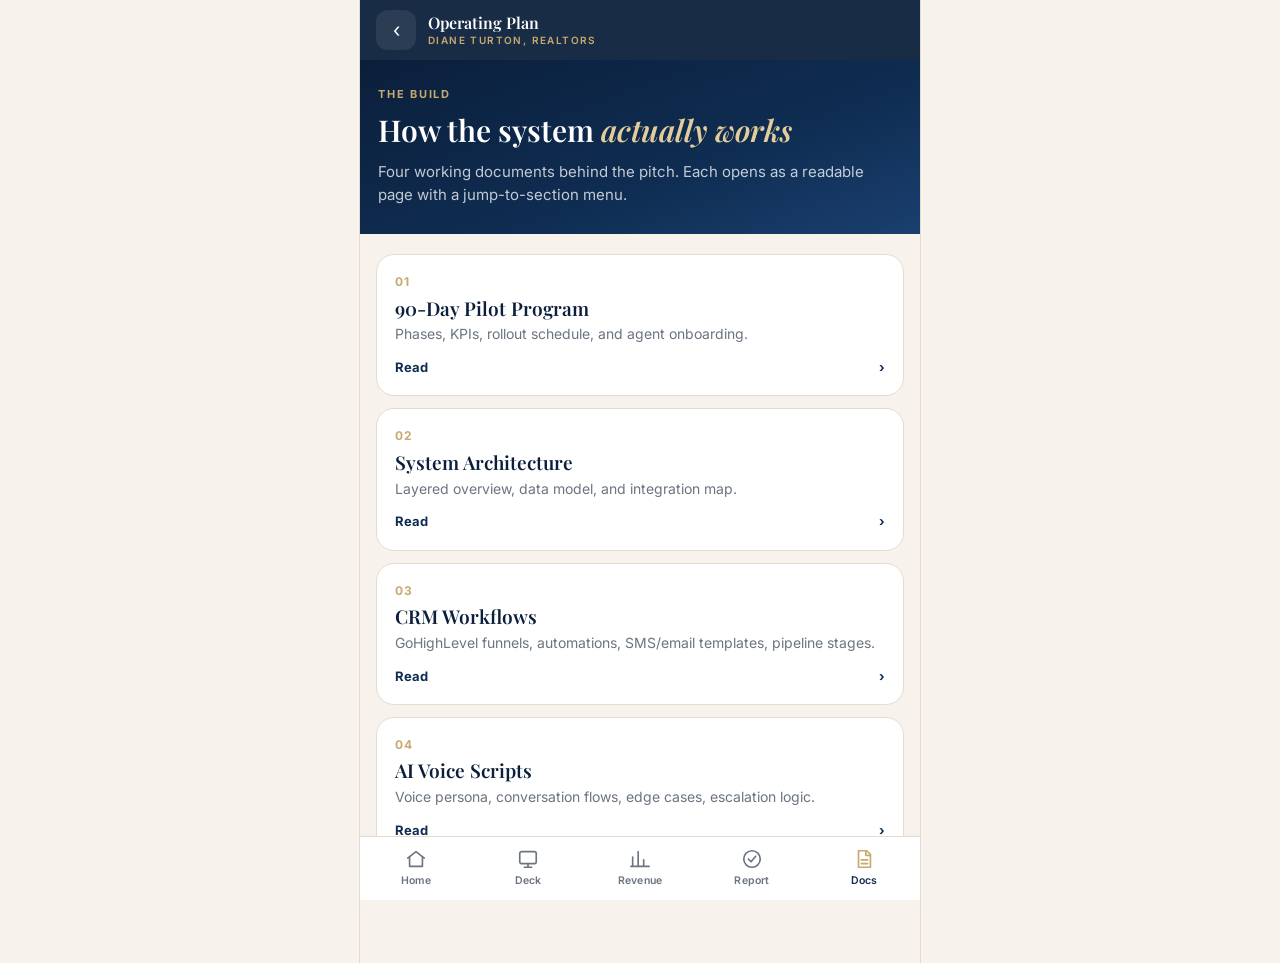
<file: m/docs.html>
<!DOCTYPE html>
<html lang="en">
<head>
<meta charset="UTF-8">
<meta name="viewport" content="width=device-width, initial-scale=1, viewport-fit=cover">
<meta name="robots" content="noindex, nofollow">
<meta name="theme-color" content="#0B1F3B">
<title>Operating Plan — Diane Turton Growth OS</title>
<link rel="preconnect" href="https://fonts.googleapis.com"><link rel="preconnect" href="https://fonts.gstatic.com" crossorigin>
<link href="https://fonts.googleapis.com/css2?family=Playfair+Display:ital,wght@0,400;0,600;0,700;1,400&family=Inter:wght@400;500;600;700&display=swap" rel="stylesheet">
<link rel="stylesheet" href="phone.css">
<style>
  .doc-tile{display:block;text-decoration:none;background:var(--paper);border:1px solid var(--line);border-radius:18px;padding:18px;margin-bottom:12px}
  .doc-tile .n{font-size:12px;font-weight:700;color:var(--gold);letter-spacing:.1em}
  .doc-tile h3{margin:6px 0 4px;color:var(--navy)}
  .doc-tile p{font-size:14px;color:var(--muted)}
  .doc-tile .r{display:flex;justify-content:space-between;align-items:center;margin-top:12px;font-size:13px;font-weight:700;color:var(--navy-2)}
</style>
</head>
<body data-tab="docs">
<div class="topbar">
  <a class="back" href="index.html" aria-label="Back to hub">‹</a>
  <div class="brand" style="flex:1">Operating Plan<small>Diane Turton, Realtors</small></div>
</div>
<header class="hero" style="padding:26px 18px 28px">
  <div class="eyebrow">The Build</div>
  <h1 style="font-size:30px">How the system <em>actually works</em></h1>
  <p class="lede" style="font-size:15px">Four working documents behind the pitch. Each opens as a readable page with a jump-to-section menu.</p>
</header>
<main class="wrap">
  <a class="doc-tile" href="pilot-program.html"><div class="n">01</div><h3>90-Day Pilot Program</h3><p>Phases, KPIs, rollout schedule, and agent onboarding.</p><div class="r">Read <span>›</span></div></a>
  <a class="doc-tile" href="system-architecture.html"><div class="n">02</div><h3>System Architecture</h3><p>Layered overview, data model, and integration map.</p><div class="r">Read <span>›</span></div></a>
  <a class="doc-tile" href="ghl-workflows.html"><div class="n">03</div><h3>CRM Workflows</h3><p>GoHighLevel funnels, automations, SMS/email templates, pipeline stages.</p><div class="r">Read <span>›</span></div></a>
  <a class="doc-tile" href="ai-voice-prompts.html"><div class="n">04</div><h3>AI Voice Scripts</h3><p>Voice persona, conversation flows, edge cases, escalation logic.</p><div class="r">Read <span>›</span></div></a>
</main>
<script src="tabs.js"></script>
</body>
</html>
</file>
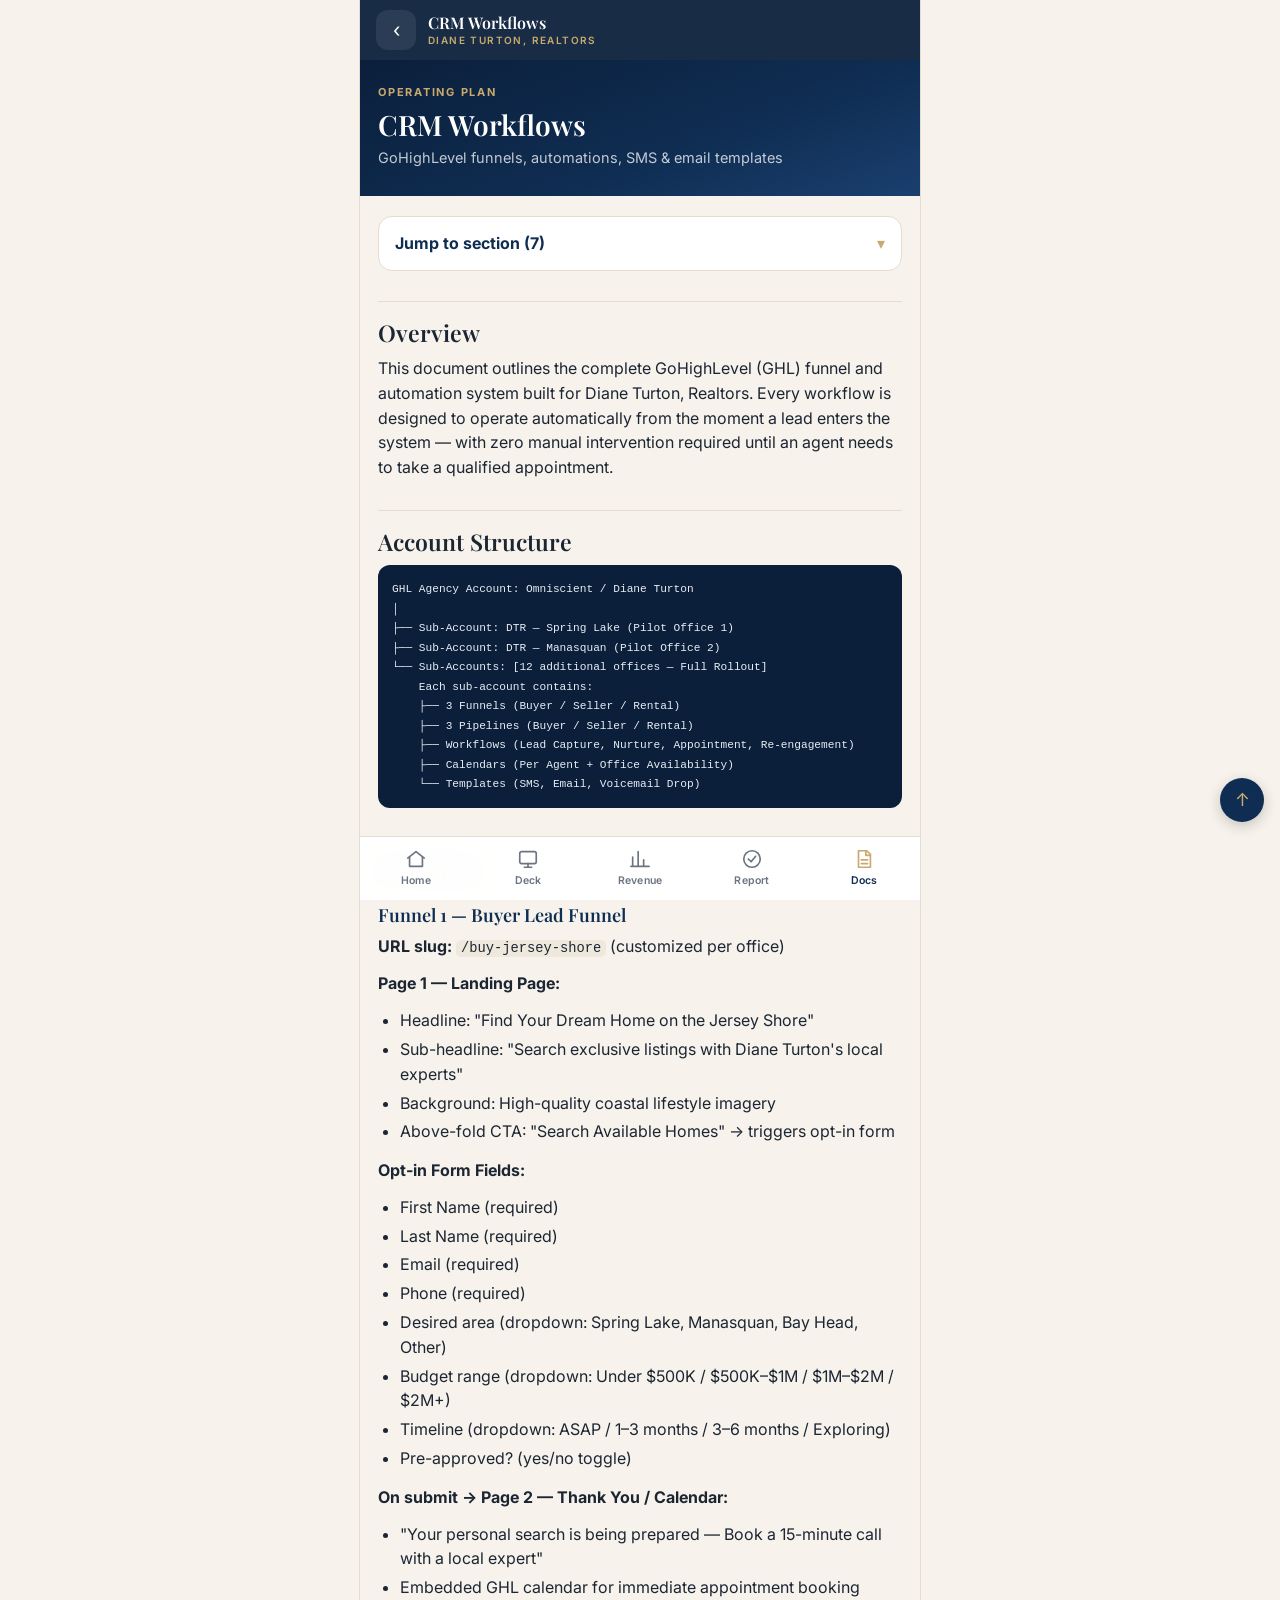
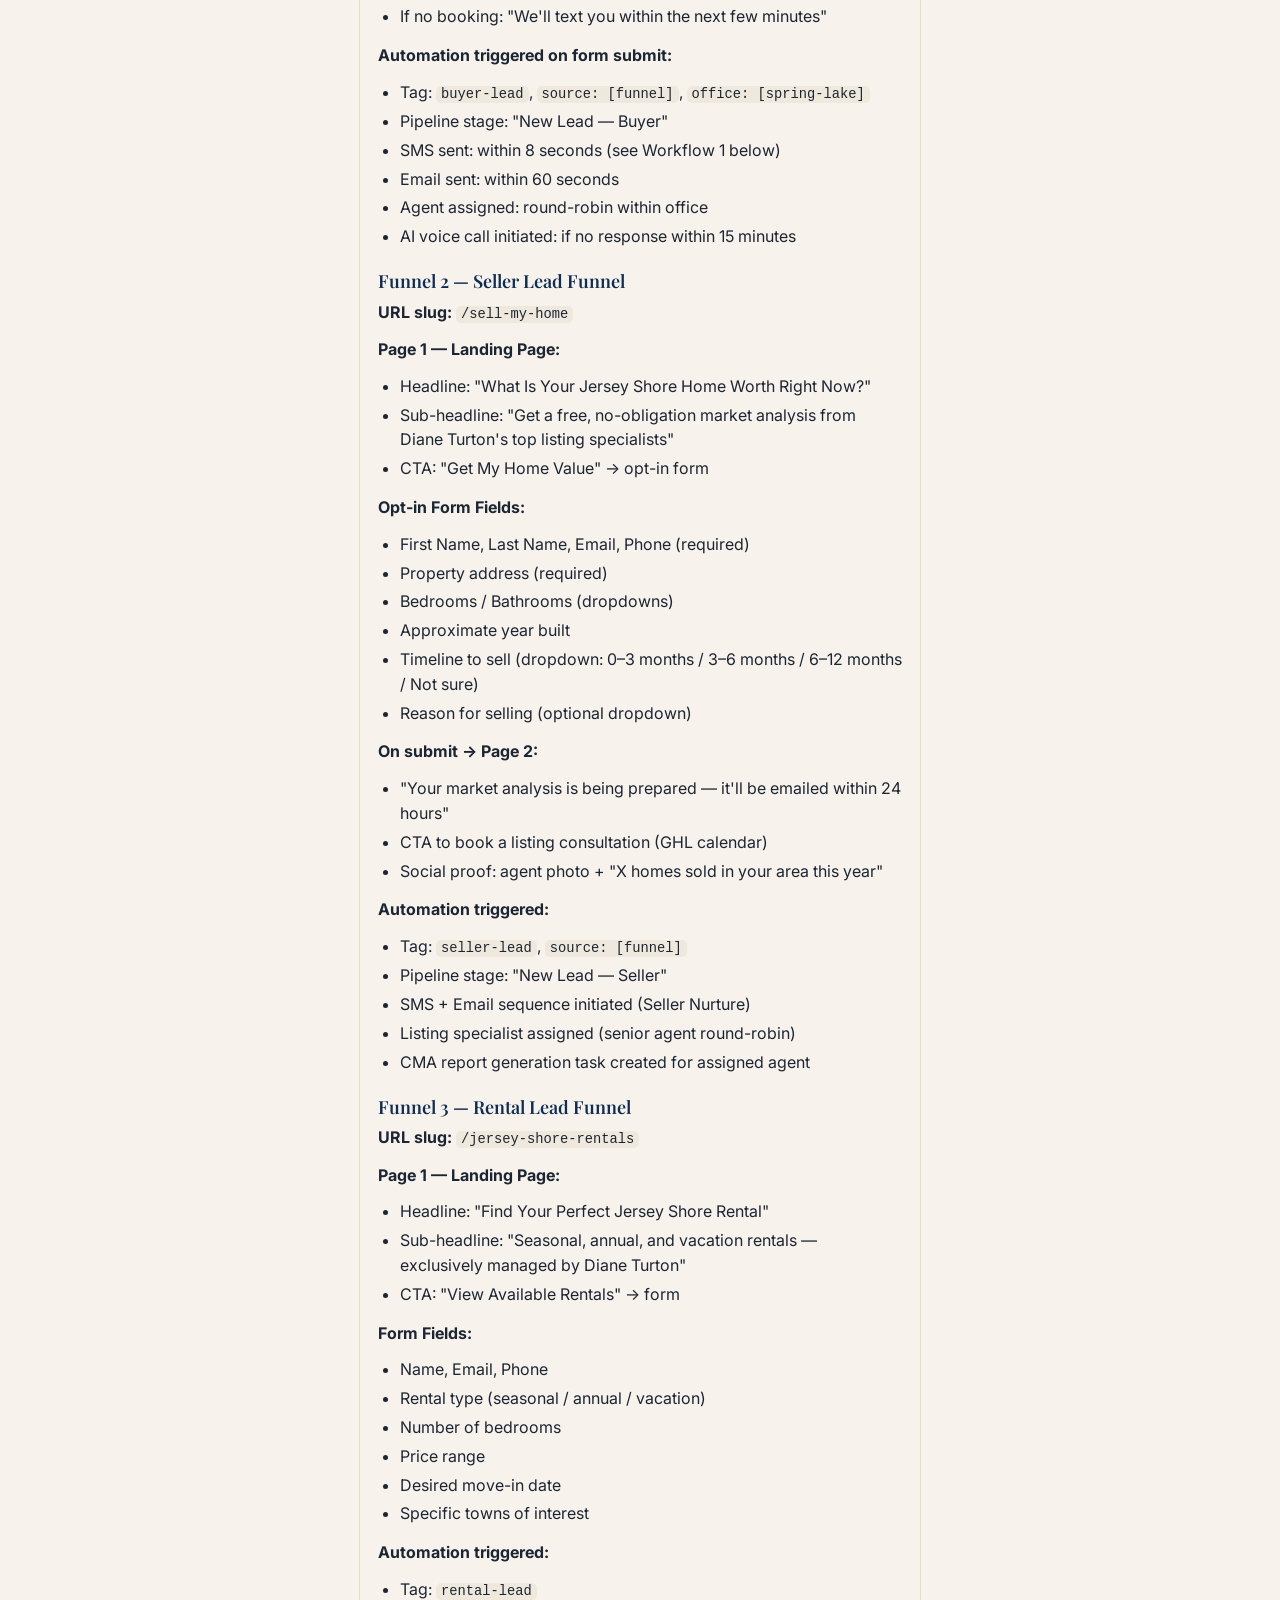
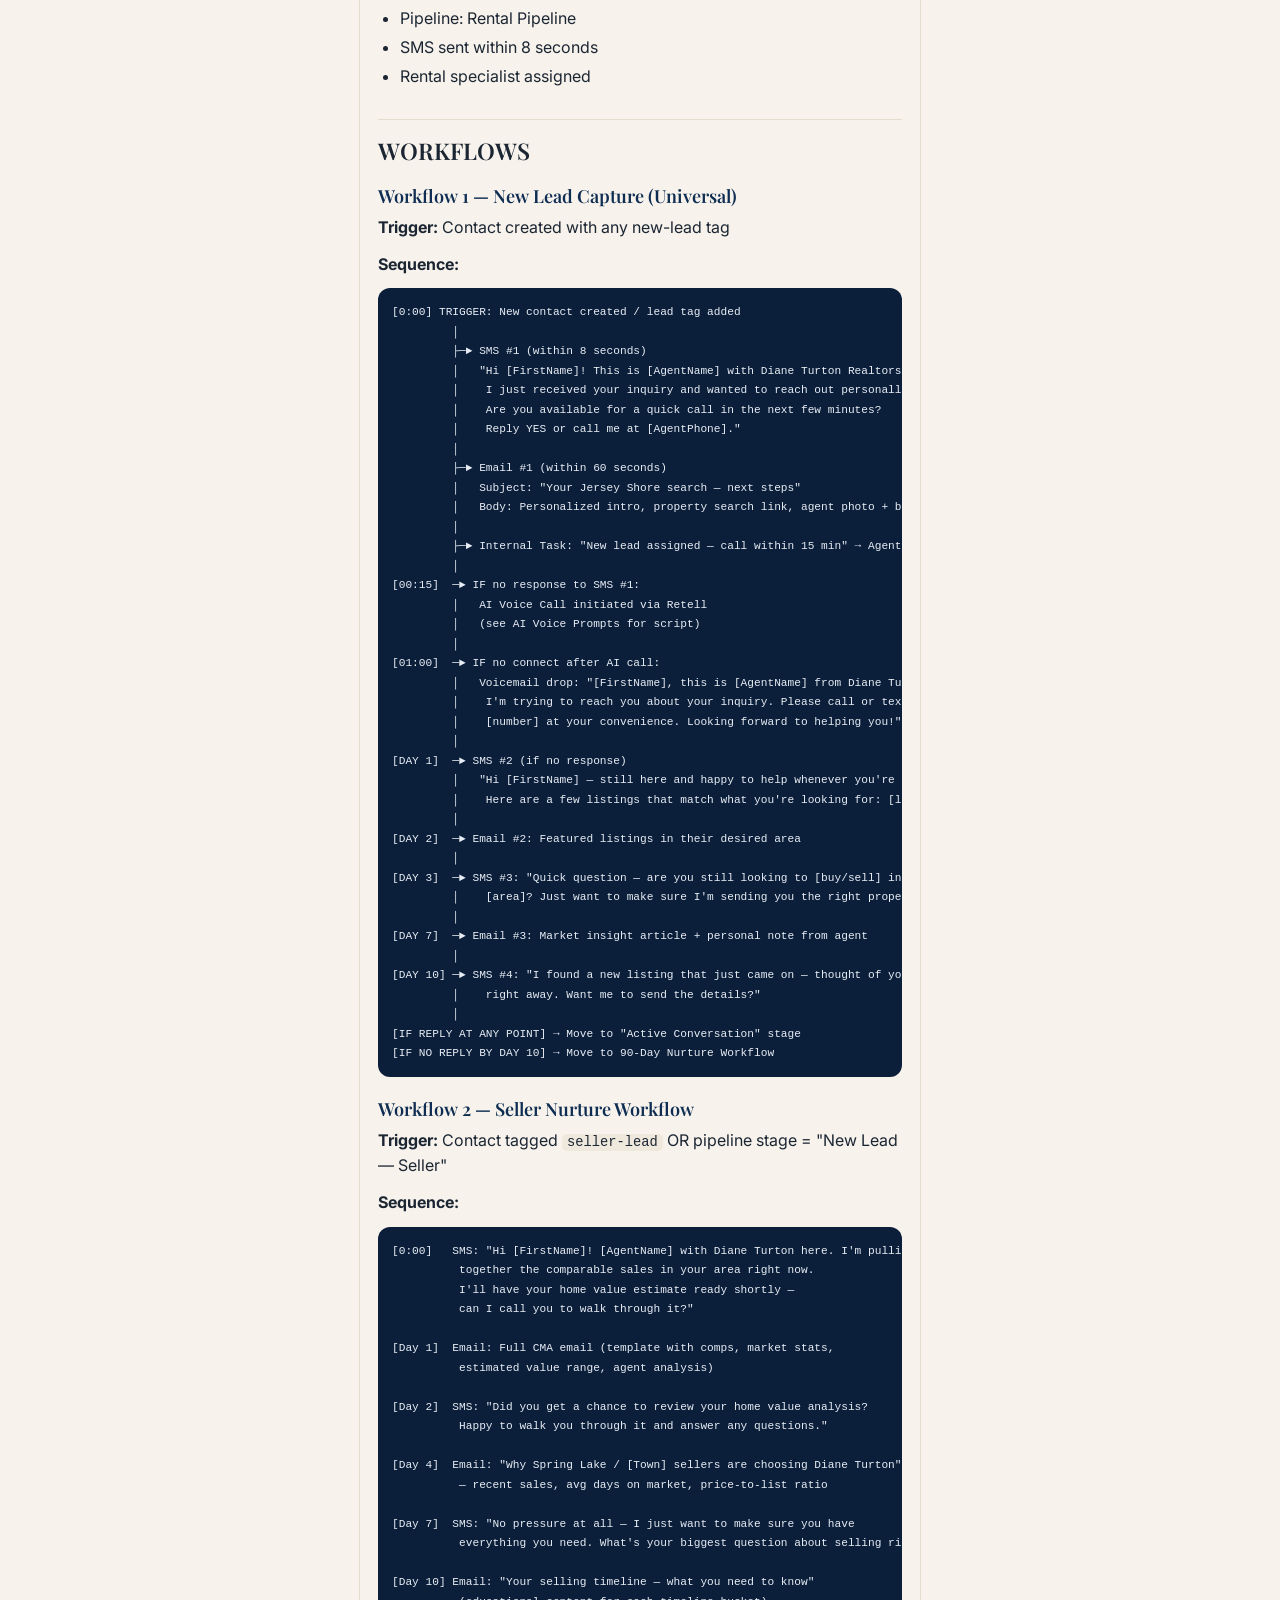
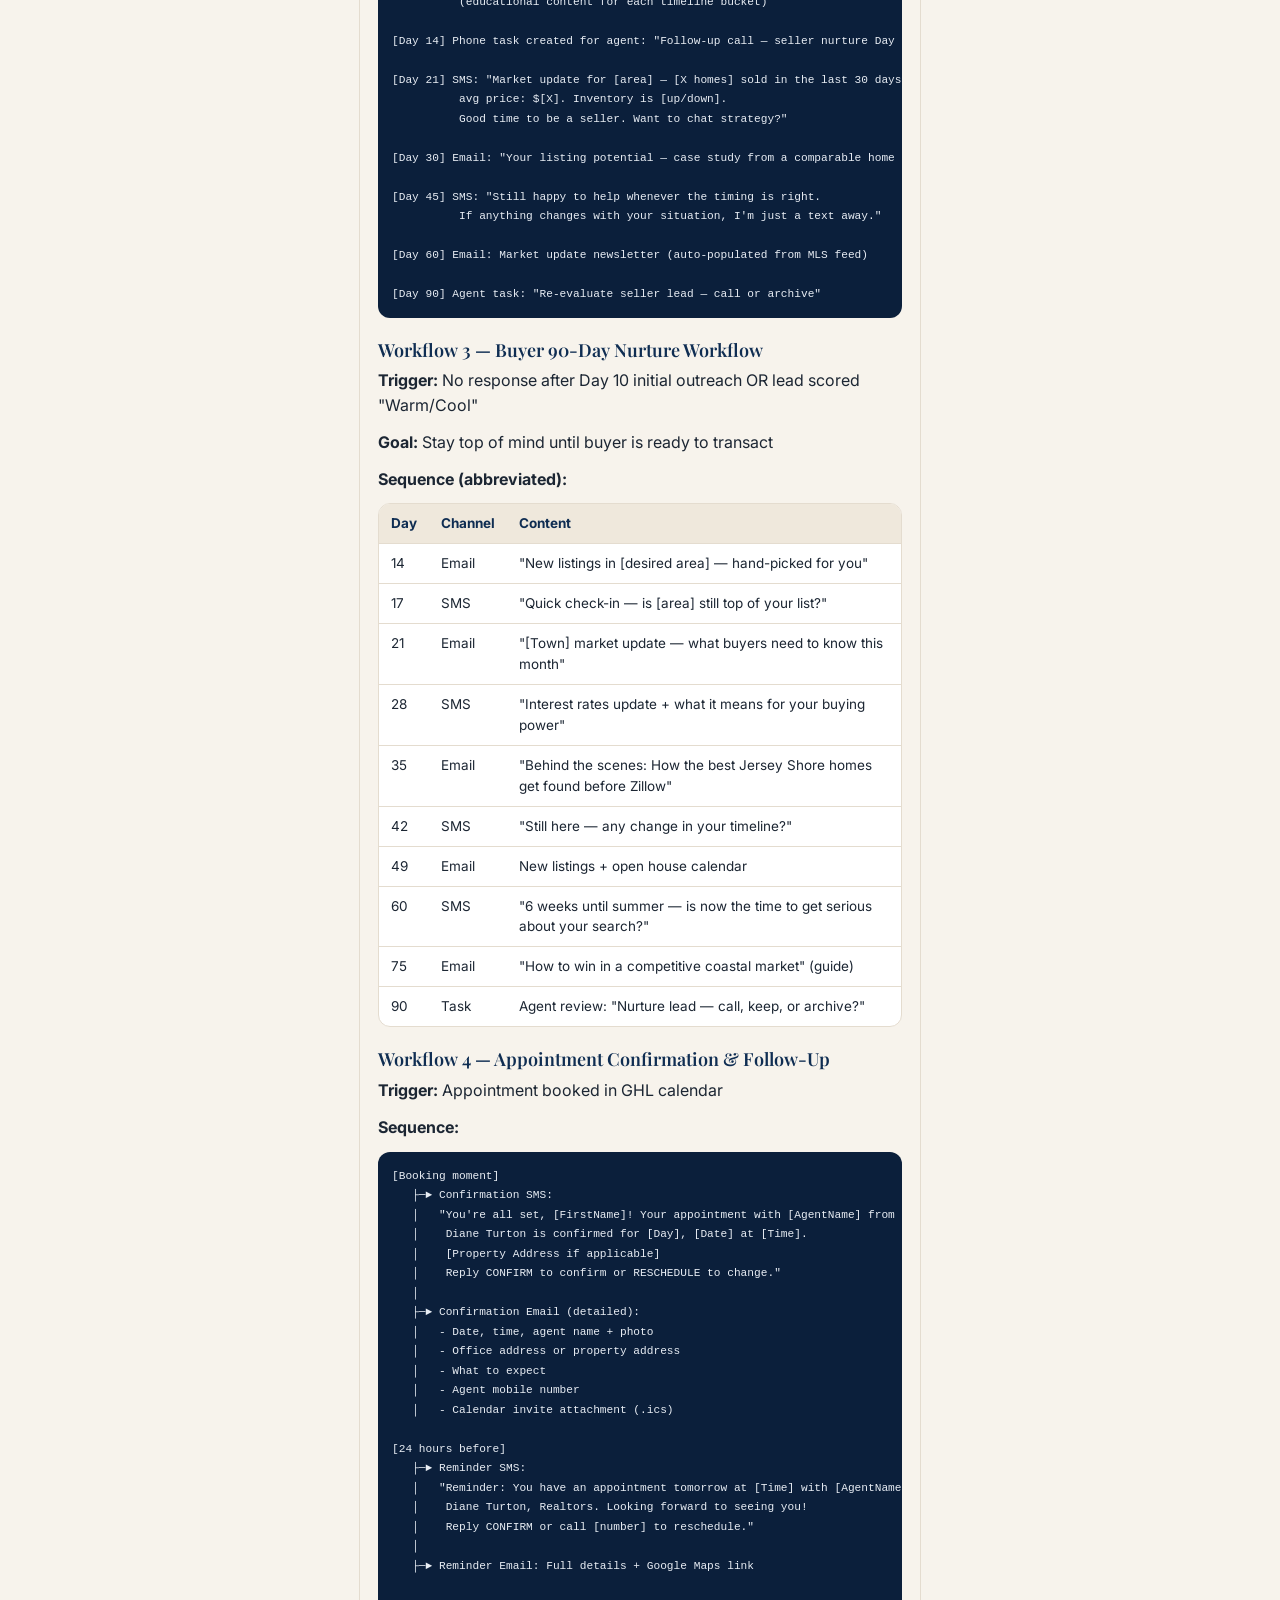
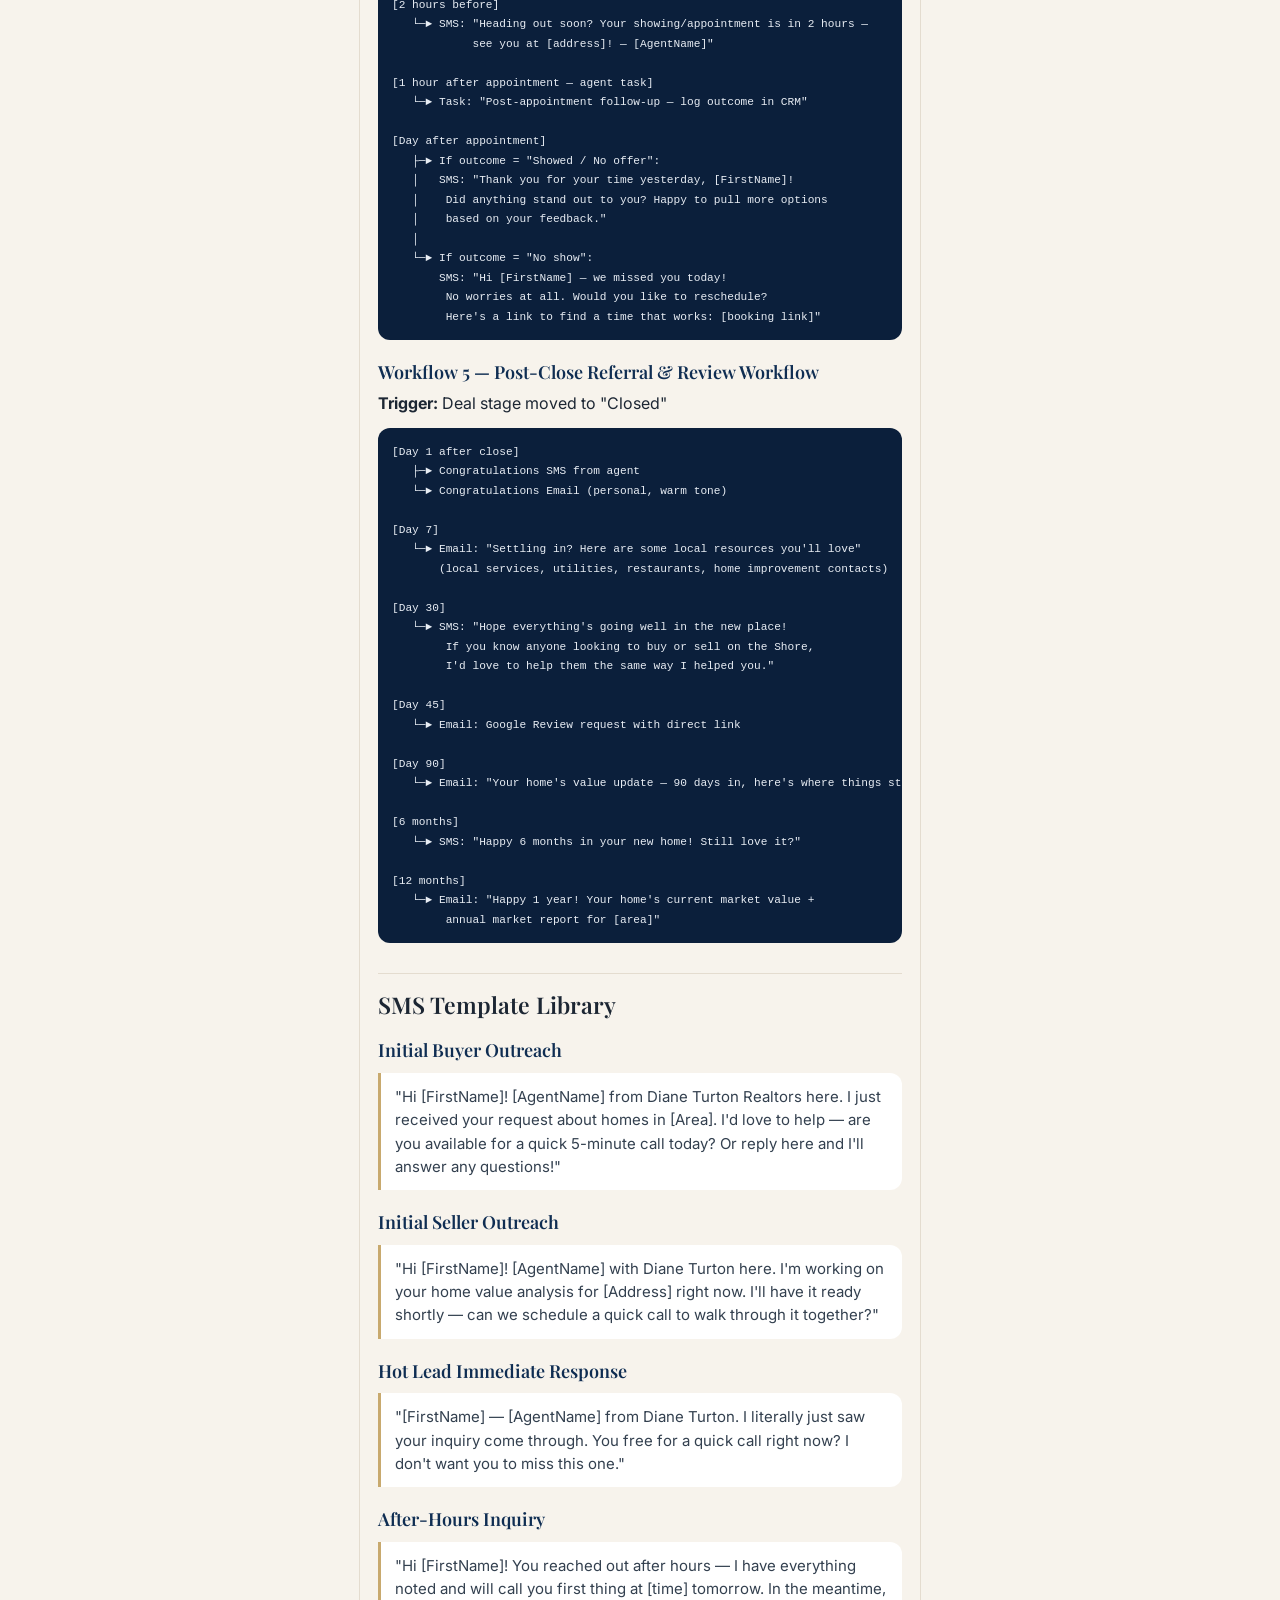
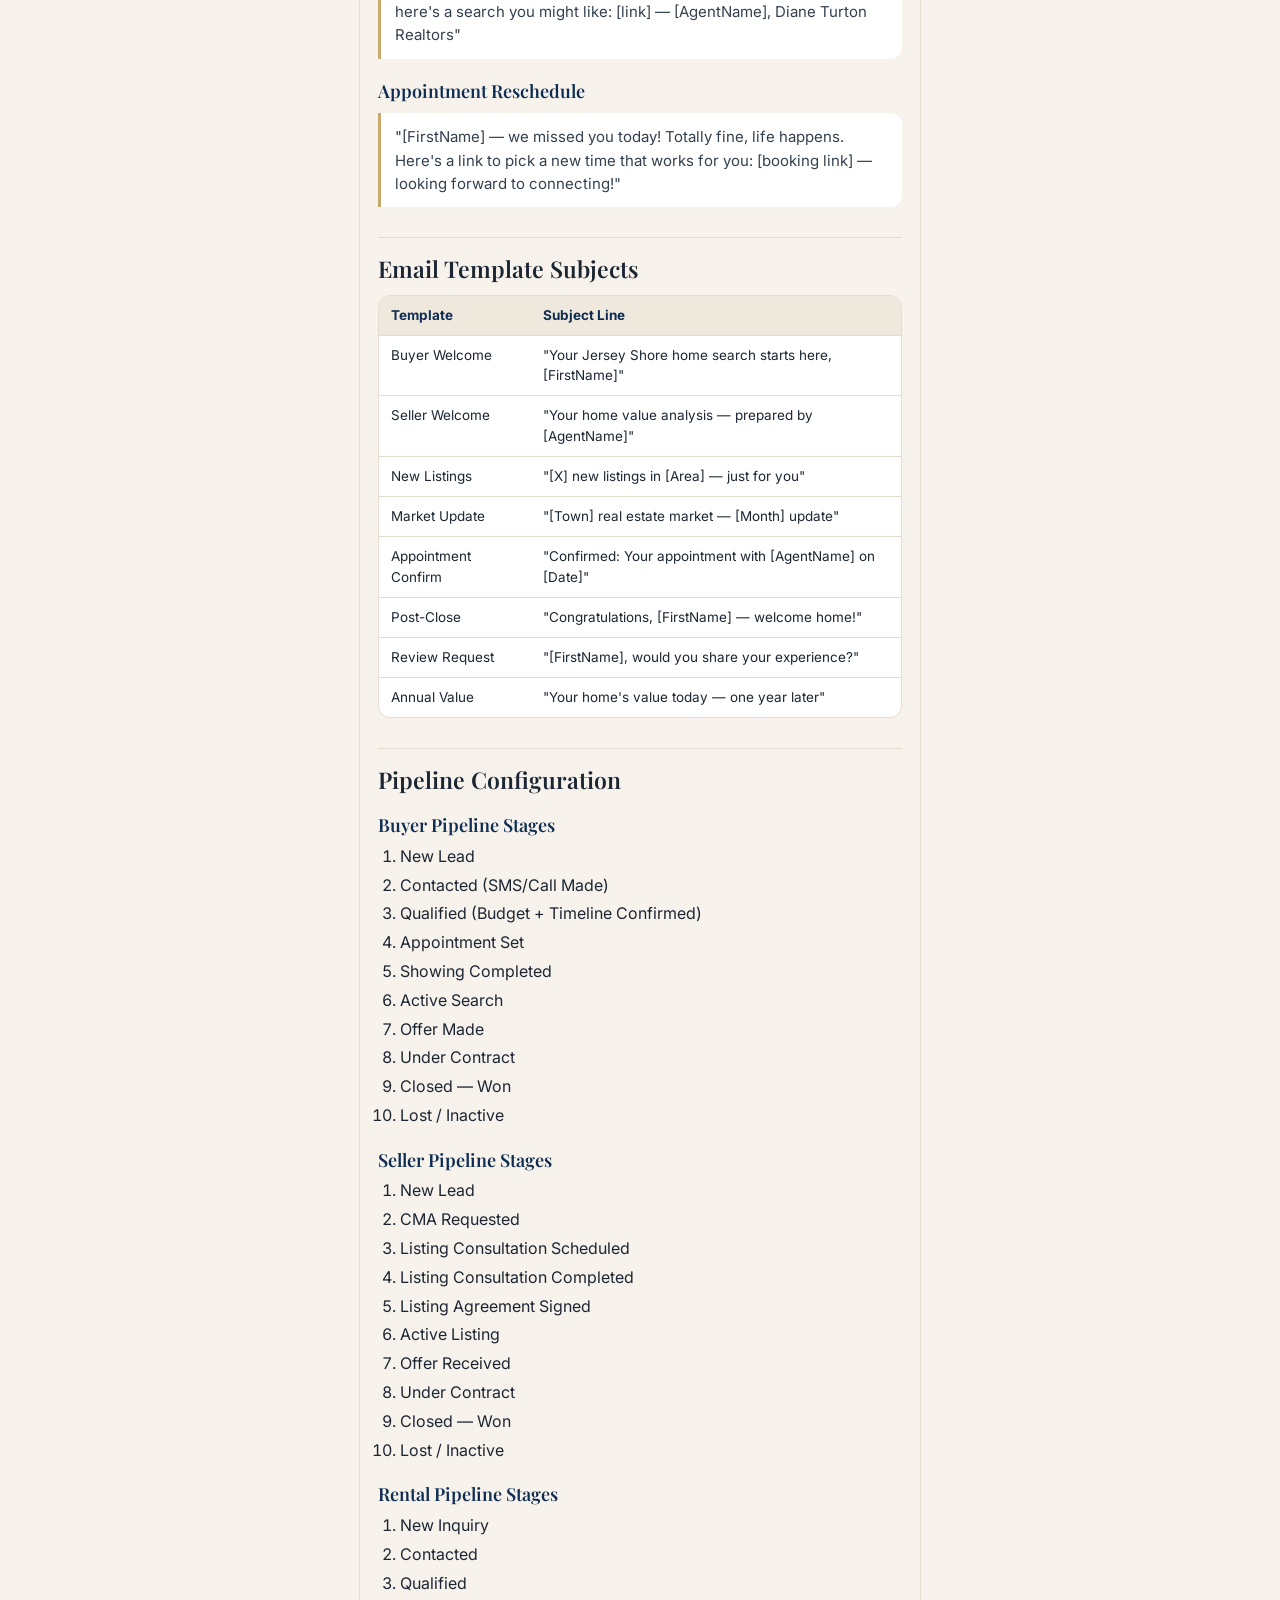
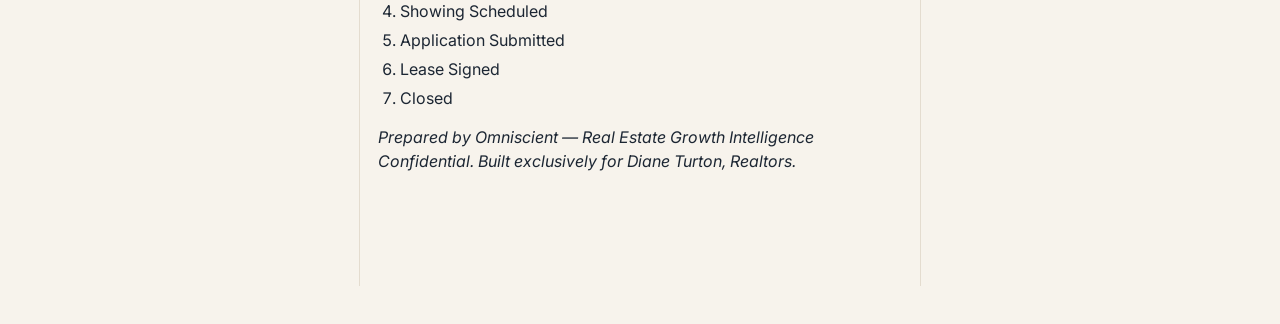
<file: m/ghl-workflows.html>
<!DOCTYPE html>
<html lang="en"><head><meta charset="UTF-8">
<meta name="viewport" content="width=device-width, initial-scale=1, viewport-fit=cover">
<meta name="robots" content="noindex, nofollow"><meta name="theme-color" content="#0B1F3B">
<title>CRM Workflows — Diane Turton Growth OS</title>
<link rel="preconnect" href="https://fonts.googleapis.com"><link rel="preconnect" href="https://fonts.gstatic.com" crossorigin>
<link href="https://fonts.googleapis.com/css2?family=Playfair+Display:ital,wght@0,400;0,600;0,700;1,400&family=Inter:wght@400;500;600;700&display=swap" rel="stylesheet">
<link rel="stylesheet" href="phone.css">
<style>
.doc{padding:20px 18px 28px;font-size:16px}
.doc h1{display:none}
.doc h2{font-size:23px;margin:30px 0 10px;padding-top:18px;border-top:1px solid var(--line)}
.doc h2:first-child{margin-top:0;border-top:0;padding-top:0}
.doc h3{font-size:18px;margin:22px 0 8px;color:var(--navy-2)}
.doc h4{font-size:15px;margin:16px 0 6px;font-family:Inter,sans-serif;font-weight:700}
.doc p{margin:0 0 12px}
.doc ul,.doc ol{margin:0 0 14px 22px}
.doc li{margin:4px 0}
.doc hr{display:none}
.doc blockquote{margin:12px 0;padding:12px 14px;background:var(--paper);border-left:3px solid var(--gold);border-radius:0 12px 12px 0;font-size:15px;color:#33404F}
.doc blockquote p:last-child{margin:0}
.doc code{font-family:ui-monospace,SFMono-Regular,Menlo,monospace;font-size:.86em;background:var(--cream-2);padding:1px 5px;border-radius:5px;word-break:break-word}
.doc pre{background:var(--navy);color:#E8EDF4;padding:14px;border-radius:12px;overflow-x:auto;-webkit-overflow-scrolling:touch;margin:0 0 14px;font-size:13px;line-height:1.5}
.doc pre code{background:none;padding:0;color:inherit;word-break:normal;white-space:pre}
.doc a{color:var(--navy-3)}
.toc{margin:0 0 6px}
.toc summary{list-style:none;cursor:pointer;display:flex;justify-content:space-between;align-items:center;font-weight:700;color:var(--navy-2);padding:14px 16px;background:var(--paper);border:1px solid var(--line);border-radius:14px}
.toc summary::-webkit-details-marker{display:none}
.toc summary::after{content:"▾";color:var(--gold)}
.toc[open] summary{border-radius:14px 14px 0 0}
.toc ol{list-style:none;margin:0;padding:6px 0;background:var(--paper);border:1px solid var(--line);border-top:0;border-radius:0 0 14px 14px}
.toc li a{display:block;padding:10px 16px;text-decoration:none;font-size:14.5px;color:var(--ink)}
.top{position:fixed;right:16px;bottom:calc(var(--tab-h) + var(--safe-b) + 14px);width:44px;height:44px;border-radius:50%;background:var(--navy-2);color:var(--gold);display:flex;align-items:center;justify-content:center;text-decoration:none;font-size:18px;box-shadow:0 4px 14px rgba(0,0,0,.2);z-index:45}
</style></head>
<body data-tab="docs">
<div class="topbar"><a class="back" href="docs.html" aria-label="Back to documents">&#8249;</a>
<div class="brand" style="flex:1">CRM Workflows<small>Diane Turton, Realtors</small></div></div>
<header class="hero" style="padding:24px 18px 26px"><div class="eyebrow">Operating Plan</div><h1 style="font-size:28px;margin:8px 0 6px">CRM Workflows</h1><p class="lede" style="font-size:14.5px">GoHighLevel funnels, automations, SMS & email templates</p></header>
<main class="doc"><details class="toc"><summary>Jump to section (7)</summary><ol><li><a href="#overview">Overview</a></li><li><a href="#account-structure">Account Structure</a></li><li><a href="#funnels">FUNNELS</a></li><li><a href="#workflows">WORKFLOWS</a></li><li><a href="#sms-template-library">SMS Template Library</a></li><li><a href="#email-template-subjects">Email Template Subjects</a></li><li><a href="#pipeline-configuration">Pipeline Configuration</a></li></ol></details>
<hr />
<h2 id="overview">Overview</h2>
<p>This document outlines the complete GoHighLevel (GHL) funnel and automation system built for Diane Turton, Realtors. Every workflow is designed to operate automatically from the moment a lead enters the system — with zero manual intervention required until an agent needs to take a qualified appointment.</p>
<hr />
<h2 id="account-structure">Account Structure</h2>
<pre><code>GHL Agency Account: Omniscient / Diane Turton
│
├── Sub-Account: DTR — Spring Lake (Pilot Office 1)
├── Sub-Account: DTR — Manasquan (Pilot Office 2)
└── Sub-Accounts: [12 additional offices — Full Rollout]
    Each sub-account contains:
    ├── 3 Funnels (Buyer / Seller / Rental)
    ├── 3 Pipelines (Buyer / Seller / Rental)
    ├── Workflows (Lead Capture, Nurture, Appointment, Re-engagement)
    ├── Calendars (Per Agent + Office Availability)
    └── Templates (SMS, Email, Voicemail Drop)
</code></pre>
<hr />
<h2 id="funnels">FUNNELS</h2>
<h3>Funnel 1 — Buyer Lead Funnel</h3>
<p><strong>URL slug:</strong> <code>/buy-jersey-shore</code> (customized per office)</p>
<p><strong>Page 1 — Landing Page:</strong></p>
<ul>
<li>Headline: "Find Your Dream Home on the Jersey Shore"</li>
<li>Sub-headline: "Search exclusive listings with Diane Turton's local experts"</li>
<li>Background: High-quality coastal lifestyle imagery</li>
<li>Above-fold CTA: "Search Available Homes" → triggers opt-in form</li>
</ul>
<p><strong>Opt-in Form Fields:</strong></p>
<ul>
<li>First Name (required)</li>
<li>Last Name (required)</li>
<li>Email (required)</li>
<li>Phone (required)</li>
<li>Desired area (dropdown: Spring Lake, Manasquan, Bay Head, Other)</li>
<li>Budget range (dropdown: Under $500K / $500K–$1M / $1M–$2M / $2M+)</li>
<li>Timeline (dropdown: ASAP / 1–3 months / 3–6 months / Exploring)</li>
<li>Pre-approved? (yes/no toggle)</li>
</ul>
<p><strong>On submit → Page 2 — Thank You / Calendar:</strong></p>
<ul>
<li>"Your personal search is being prepared — Book a 15-minute call with a local expert"</li>
<li>Embedded GHL calendar for immediate appointment booking</li>
<li>If no booking: "We'll text you within the next few minutes"</li>
</ul>
<p><strong>Automation triggered on form submit:</strong></p>
<ul>
<li>Tag: <code>buyer-lead</code>, <code>source: [funnel]</code>, <code>office: [spring-lake]</code></li>
<li>Pipeline stage: "New Lead — Buyer"</li>
<li>SMS sent: within 8 seconds (see Workflow 1 below)</li>
<li>Email sent: within 60 seconds</li>
<li>Agent assigned: round-robin within office</li>
<li>AI voice call initiated: if no response within 15 minutes</li>
</ul>
<hr />
<h3>Funnel 2 — Seller Lead Funnel</h3>
<p><strong>URL slug:</strong> <code>/sell-my-home</code></p>
<p><strong>Page 1 — Landing Page:</strong></p>
<ul>
<li>Headline: "What Is Your Jersey Shore Home Worth Right Now?"</li>
<li>Sub-headline: "Get a free, no-obligation market analysis from Diane Turton's top listing specialists"</li>
<li>CTA: "Get My Home Value" → opt-in form</li>
</ul>
<p><strong>Opt-in Form Fields:</strong></p>
<ul>
<li>First Name, Last Name, Email, Phone (required)</li>
<li>Property address (required)</li>
<li>Bedrooms / Bathrooms (dropdowns)</li>
<li>Approximate year built</li>
<li>Timeline to sell (dropdown: 0–3 months / 3–6 months / 6–12 months / Not sure)</li>
<li>Reason for selling (optional dropdown)</li>
</ul>
<p><strong>On submit → Page 2:</strong></p>
<ul>
<li>"Your market analysis is being prepared — it'll be emailed within 24 hours"</li>
<li>CTA to book a listing consultation (GHL calendar)</li>
<li>Social proof: agent photo + "X homes sold in your area this year"</li>
</ul>
<p><strong>Automation triggered:</strong></p>
<ul>
<li>Tag: <code>seller-lead</code>, <code>source: [funnel]</code></li>
<li>Pipeline stage: "New Lead — Seller"</li>
<li>SMS + Email sequence initiated (Seller Nurture)</li>
<li>Listing specialist assigned (senior agent round-robin)</li>
<li>CMA report generation task created for assigned agent</li>
</ul>
<hr />
<h3>Funnel 3 — Rental Lead Funnel</h3>
<p><strong>URL slug:</strong> <code>/jersey-shore-rentals</code></p>
<p><strong>Page 1 — Landing Page:</strong></p>
<ul>
<li>Headline: "Find Your Perfect Jersey Shore Rental"</li>
<li>Sub-headline: "Seasonal, annual, and vacation rentals — exclusively managed by Diane Turton"</li>
<li>CTA: "View Available Rentals" → form</li>
</ul>
<p><strong>Form Fields:</strong></p>
<ul>
<li>Name, Email, Phone</li>
<li>Rental type (seasonal / annual / vacation)</li>
<li>Number of bedrooms</li>
<li>Price range</li>
<li>Desired move-in date</li>
<li>Specific towns of interest</li>
</ul>
<p><strong>Automation triggered:</strong></p>
<ul>
<li>Tag: <code>rental-lead</code></li>
<li>Pipeline: Rental Pipeline</li>
<li>SMS sent within 8 seconds</li>
<li>Rental specialist assigned</li>
</ul>
<hr />
<h2 id="workflows">WORKFLOWS</h2>
<h3>Workflow 1 — New Lead Capture (Universal)</h3>
<p><strong>Trigger:</strong> Contact created with any new-lead tag</p>
<p><strong>Sequence:</strong></p>
<pre><code>[0:00] TRIGGER: New contact created / lead tag added
         │
         ├─► SMS #1 (within 8 seconds)
         │   &quot;Hi [FirstName]! This is [AgentName] with Diane Turton Realtors — 
         │    I just received your inquiry and wanted to reach out personally. 
         │    Are you available for a quick call in the next few minutes? 
         │    Reply YES or call me at [AgentPhone].&quot;
         │
         ├─► Email #1 (within 60 seconds)
         │   Subject: &quot;Your Jersey Shore search — next steps&quot;
         │   Body: Personalized intro, property search link, agent photo + bio
         │
         ├─► Internal Task: &quot;New lead assigned — call within 15 min&quot; → Agent
         │
[00:15]  ─► IF no response to SMS #1:
         │   AI Voice Call initiated via Retell
         │   (see AI Voice Prompts for script)
         │
[01:00]  ─► IF no connect after AI call:
         │   Voicemail drop: &quot;[FirstName], this is [AgentName] from Diane Turton —
         │    I'm trying to reach you about your inquiry. Please call or text 
         │    [number] at your convenience. Looking forward to helping you!&quot;
         │
[DAY 1]  ─► SMS #2 (if no response)
         │   &quot;Hi [FirstName] — still here and happy to help whenever you're ready. 
         │    Here are a few listings that match what you're looking for: [link]&quot;
         │
[DAY 2]  ─► Email #2: Featured listings in their desired area
         │
[DAY 3]  ─► SMS #3: &quot;Quick question — are you still looking to [buy/sell] in the 
         │    [area]? Just want to make sure I'm sending you the right properties.&quot;
         │
[DAY 7]  ─► Email #3: Market insight article + personal note from agent
         │
[DAY 10] ─► SMS #4: &quot;I found a new listing that just came on — thought of you 
         │    right away. Want me to send the details?&quot;
         │
[IF REPLY AT ANY POINT] → Move to &quot;Active Conversation&quot; stage
[IF NO REPLY BY DAY 10] → Move to 90-Day Nurture Workflow
</code></pre>
<hr />
<h3>Workflow 2 — Seller Nurture Workflow</h3>
<p><strong>Trigger:</strong> Contact tagged <code>seller-lead</code> OR pipeline stage = "New Lead — Seller"</p>
<p><strong>Sequence:</strong></p>
<pre><code>[0:00]   SMS: &quot;Hi [FirstName]! [AgentName] with Diane Turton here. I'm pulling 
          together the comparable sales in your area right now. 
          I'll have your home value estimate ready shortly — 
          can I call you to walk through it?&quot;

[Day 1]  Email: Full CMA email (template with comps, market stats, 
          estimated value range, agent analysis)

[Day 2]  SMS: &quot;Did you get a chance to review your home value analysis? 
          Happy to walk you through it and answer any questions.&quot;

[Day 4]  Email: &quot;Why Spring Lake / [Town] sellers are choosing Diane Turton&quot; 
          — recent sales, avg days on market, price-to-list ratio

[Day 7]  SMS: &quot;No pressure at all — I just want to make sure you have 
          everything you need. What's your biggest question about selling right now?&quot;

[Day 10] Email: &quot;Your selling timeline — what you need to know&quot; 
          (educational content for each timeline bucket)

[Day 14] Phone task created for agent: &quot;Follow-up call — seller nurture Day 14&quot;

[Day 21] SMS: &quot;Market update for [area] — [X homes] sold in the last 30 days, 
          avg price: $[X]. Inventory is [up/down]. 
          Good time to be a seller. Want to chat strategy?&quot;

[Day 30] Email: &quot;Your listing potential — case study from a comparable home in [area]&quot;

[Day 45] SMS: &quot;Still happy to help whenever the timing is right. 
          If anything changes with your situation, I'm just a text away.&quot;

[Day 60] Email: Market update newsletter (auto-populated from MLS feed)

[Day 90] Agent task: &quot;Re-evaluate seller lead — call or archive&quot;
</code></pre>
<hr />
<h3>Workflow 3 — Buyer 90-Day Nurture Workflow</h3>
<p><strong>Trigger:</strong> No response after Day 10 initial outreach OR lead scored "Warm/Cool"</p>
<p><strong>Goal:</strong> Stay top of mind until buyer is ready to transact</p>
<p><strong>Sequence (abbreviated):</strong></p>
<div class="tbl"><table>
<thead>
<tr>
<th>Day</th>
<th>Channel</th>
<th>Content</th>
</tr>
</thead>
<tbody>
<tr>
<td>14</td>
<td>Email</td>
<td>"New listings in [desired area] — hand-picked for you"</td>
</tr>
<tr>
<td>17</td>
<td>SMS</td>
<td>"Quick check-in — is [area] still top of your list?"</td>
</tr>
<tr>
<td>21</td>
<td>Email</td>
<td>"[Town] market update — what buyers need to know this month"</td>
</tr>
<tr>
<td>28</td>
<td>SMS</td>
<td>"Interest rates update + what it means for your buying power"</td>
</tr>
<tr>
<td>35</td>
<td>Email</td>
<td>"Behind the scenes: How the best Jersey Shore homes get found before Zillow"</td>
</tr>
<tr>
<td>42</td>
<td>SMS</td>
<td>"Still here — any change in your timeline?"</td>
</tr>
<tr>
<td>49</td>
<td>Email</td>
<td>New listings + open house calendar</td>
</tr>
<tr>
<td>60</td>
<td>SMS</td>
<td>"6 weeks until summer — is now the time to get serious about your search?"</td>
</tr>
<tr>
<td>75</td>
<td>Email</td>
<td>"How to win in a competitive coastal market" (guide)</td>
</tr>
<tr>
<td>90</td>
<td>Task</td>
<td>Agent review: "Nurture lead — call, keep, or archive?"</td>
</tr>
</tbody>
</table></div>
<hr />
<h3>Workflow 4 — Appointment Confirmation &amp; Follow-Up</h3>
<p><strong>Trigger:</strong> Appointment booked in GHL calendar</p>
<p><strong>Sequence:</strong></p>
<pre><code>[Booking moment]
   ├─► Confirmation SMS: 
   │   &quot;You're all set, [FirstName]! Your appointment with [AgentName] from 
   │    Diane Turton is confirmed for [Day], [Date] at [Time].
   │    [Property Address if applicable]
   │    Reply CONFIRM to confirm or RESCHEDULE to change.&quot;
   │
   ├─► Confirmation Email (detailed):
   │   - Date, time, agent name + photo
   │   - Office address or property address
   │   - What to expect
   │   - Agent mobile number
   │   - Calendar invite attachment (.ics)

[24 hours before]
   ├─► Reminder SMS: 
   │   &quot;Reminder: You have an appointment tomorrow at [Time] with [AgentName] — 
   │    Diane Turton, Realtors. Looking forward to seeing you! 
   │    Reply CONFIRM or call [number] to reschedule.&quot;
   │
   ├─► Reminder Email: Full details + Google Maps link

[2 hours before]
   └─► SMS: &quot;Heading out soon? Your showing/appointment is in 2 hours — 
            see you at [address]! — [AgentName]&quot;

[1 hour after appointment — agent task]
   └─► Task: &quot;Post-appointment follow-up — log outcome in CRM&quot;

[Day after appointment]
   ├─► If outcome = &quot;Showed / No offer&quot;:
   │   SMS: &quot;Thank you for your time yesterday, [FirstName]! 
   │    Did anything stand out to you? Happy to pull more options 
   │    based on your feedback.&quot;
   │
   └─► If outcome = &quot;No show&quot;:
       SMS: &quot;Hi [FirstName] — we missed you today! 
        No worries at all. Would you like to reschedule? 
        Here's a link to find a time that works: [booking link]&quot;
</code></pre>
<hr />
<h3>Workflow 5 — Post-Close Referral &amp; Review Workflow</h3>
<p><strong>Trigger:</strong> Deal stage moved to "Closed"</p>
<pre><code>[Day 1 after close]
   ├─► Congratulations SMS from agent
   └─► Congratulations Email (personal, warm tone)

[Day 7]
   └─► Email: &quot;Settling in? Here are some local resources you'll love&quot;
       (local services, utilities, restaurants, home improvement contacts)

[Day 30]
   └─► SMS: &quot;Hope everything's going well in the new place! 
        If you know anyone looking to buy or sell on the Shore, 
        I'd love to help them the same way I helped you.&quot;

[Day 45]
   └─► Email: Google Review request with direct link

[Day 90]
   └─► Email: &quot;Your home's value update — 90 days in, here's where things stand&quot;

[6 months]
   └─► SMS: &quot;Happy 6 months in your new home! Still love it?&quot;

[12 months]
   └─► Email: &quot;Happy 1 year! Your home's current market value + 
        annual market report for [area]&quot;
</code></pre>
<hr />
<h2 id="sms-template-library">SMS Template Library</h2>
<h3>Initial Buyer Outreach</h3>
<blockquote>
<p>"Hi [FirstName]! [AgentName] from Diane Turton Realtors here. I just received your request about homes in [Area]. I'd love to help — are you available for a quick 5-minute call today? Or reply here and I'll answer any questions!"</p>
</blockquote>
<h3>Initial Seller Outreach</h3>
<blockquote>
<p>"Hi [FirstName]! [AgentName] with Diane Turton here. I'm working on your home value analysis for [Address] right now. I'll have it ready shortly — can we schedule a quick call to walk through it together?"</p>
</blockquote>
<h3>Hot Lead Immediate Response</h3>
<blockquote>
<p>"[FirstName] — [AgentName] from Diane Turton. I literally just saw your inquiry come through. You free for a quick call right now? I don't want you to miss this one."</p>
</blockquote>
<h3>After-Hours Inquiry</h3>
<blockquote>
<p>"Hi [FirstName]! You reached out after hours — I have everything noted and will call you first thing at [time] tomorrow. In the meantime, here's a search you might like: [link] — [AgentName], Diane Turton Realtors"</p>
</blockquote>
<h3>Appointment Reschedule</h3>
<blockquote>
<p>"[FirstName] — we missed you today! Totally fine, life happens. Here's a link to pick a new time that works for you: [booking link] — looking forward to connecting!"</p>
</blockquote>
<hr />
<h2 id="email-template-subjects">Email Template Subjects</h2>
<div class="tbl"><table>
<thead>
<tr>
<th>Template</th>
<th>Subject Line</th>
</tr>
</thead>
<tbody>
<tr>
<td>Buyer Welcome</td>
<td>"Your Jersey Shore home search starts here, [FirstName]"</td>
</tr>
<tr>
<td>Seller Welcome</td>
<td>"Your home value analysis — prepared by [AgentName]"</td>
</tr>
<tr>
<td>New Listings</td>
<td>"[X] new listings in [Area] — just for you"</td>
</tr>
<tr>
<td>Market Update</td>
<td>"[Town] real estate market — [Month] update"</td>
</tr>
<tr>
<td>Appointment Confirm</td>
<td>"Confirmed: Your appointment with [AgentName] on [Date]"</td>
</tr>
<tr>
<td>Post-Close</td>
<td>"Congratulations, [FirstName] — welcome home!"</td>
</tr>
<tr>
<td>Review Request</td>
<td>"[FirstName], would you share your experience?"</td>
</tr>
<tr>
<td>Annual Value</td>
<td>"Your home's value today — one year later"</td>
</tr>
</tbody>
</table></div>
<hr />
<h2 id="pipeline-configuration">Pipeline Configuration</h2>
<h3>Buyer Pipeline Stages</h3>
<ol>
<li>New Lead</li>
<li>Contacted (SMS/Call Made)</li>
<li>Qualified (Budget + Timeline Confirmed)</li>
<li>Appointment Set</li>
<li>Showing Completed</li>
<li>Active Search</li>
<li>Offer Made</li>
<li>Under Contract</li>
<li>Closed — Won</li>
<li>Lost / Inactive</li>
</ol>
<h3>Seller Pipeline Stages</h3>
<ol>
<li>New Lead</li>
<li>CMA Requested</li>
<li>Listing Consultation Scheduled</li>
<li>Listing Consultation Completed</li>
<li>Listing Agreement Signed</li>
<li>Active Listing</li>
<li>Offer Received</li>
<li>Under Contract</li>
<li>Closed — Won</li>
<li>Lost / Inactive</li>
</ol>
<h3>Rental Pipeline Stages</h3>
<ol>
<li>New Inquiry</li>
<li>Contacted</li>
<li>Qualified</li>
<li>Showing Scheduled</li>
<li>Application Submitted</li>
<li>Lease Signed</li>
<li>Closed</li>
</ol>
<hr />
<p><em>Prepared by Omniscient — Real Estate Growth Intelligence</em><br />
<em>Confidential. Built exclusively for Diane Turton, Realtors.</em></p></main>
<a class="top" href="#" aria-label="Back to top">↑</a>
<script src="tabs.js"></script>
</body></html>
</file>
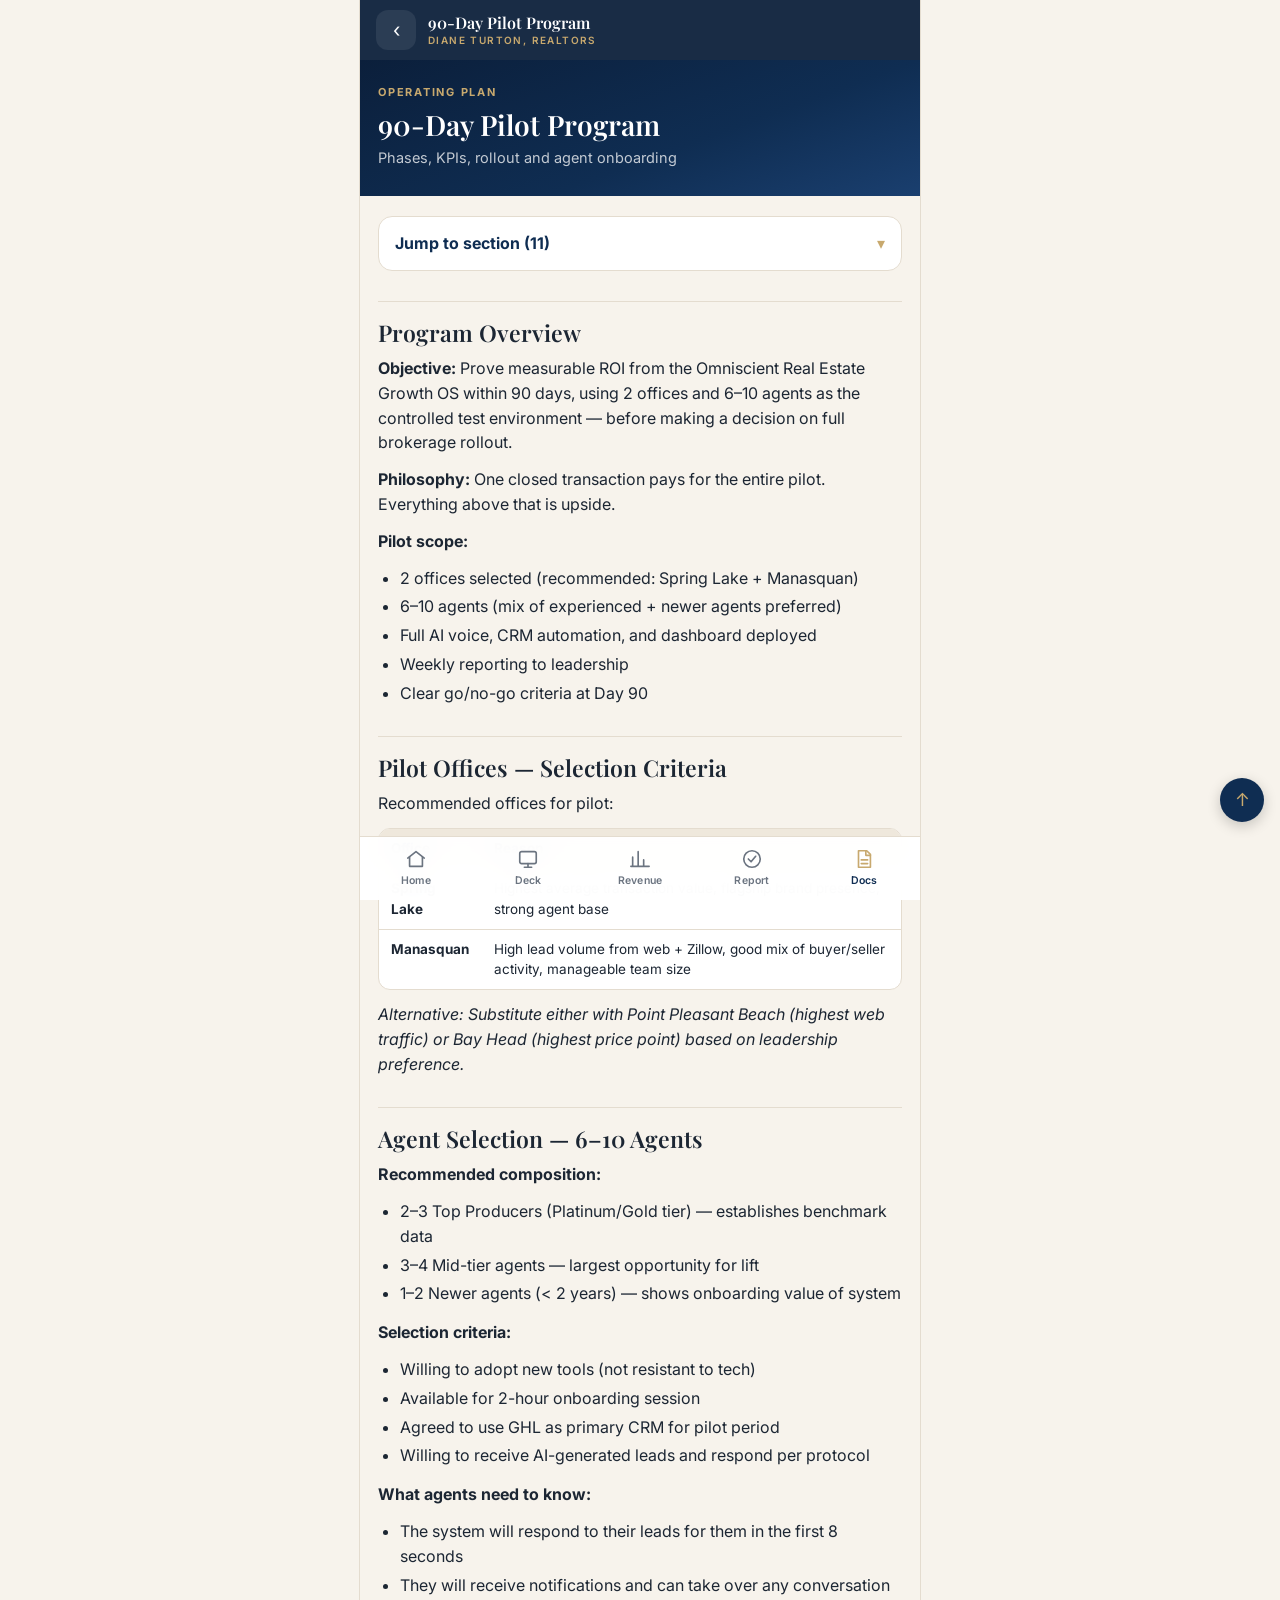
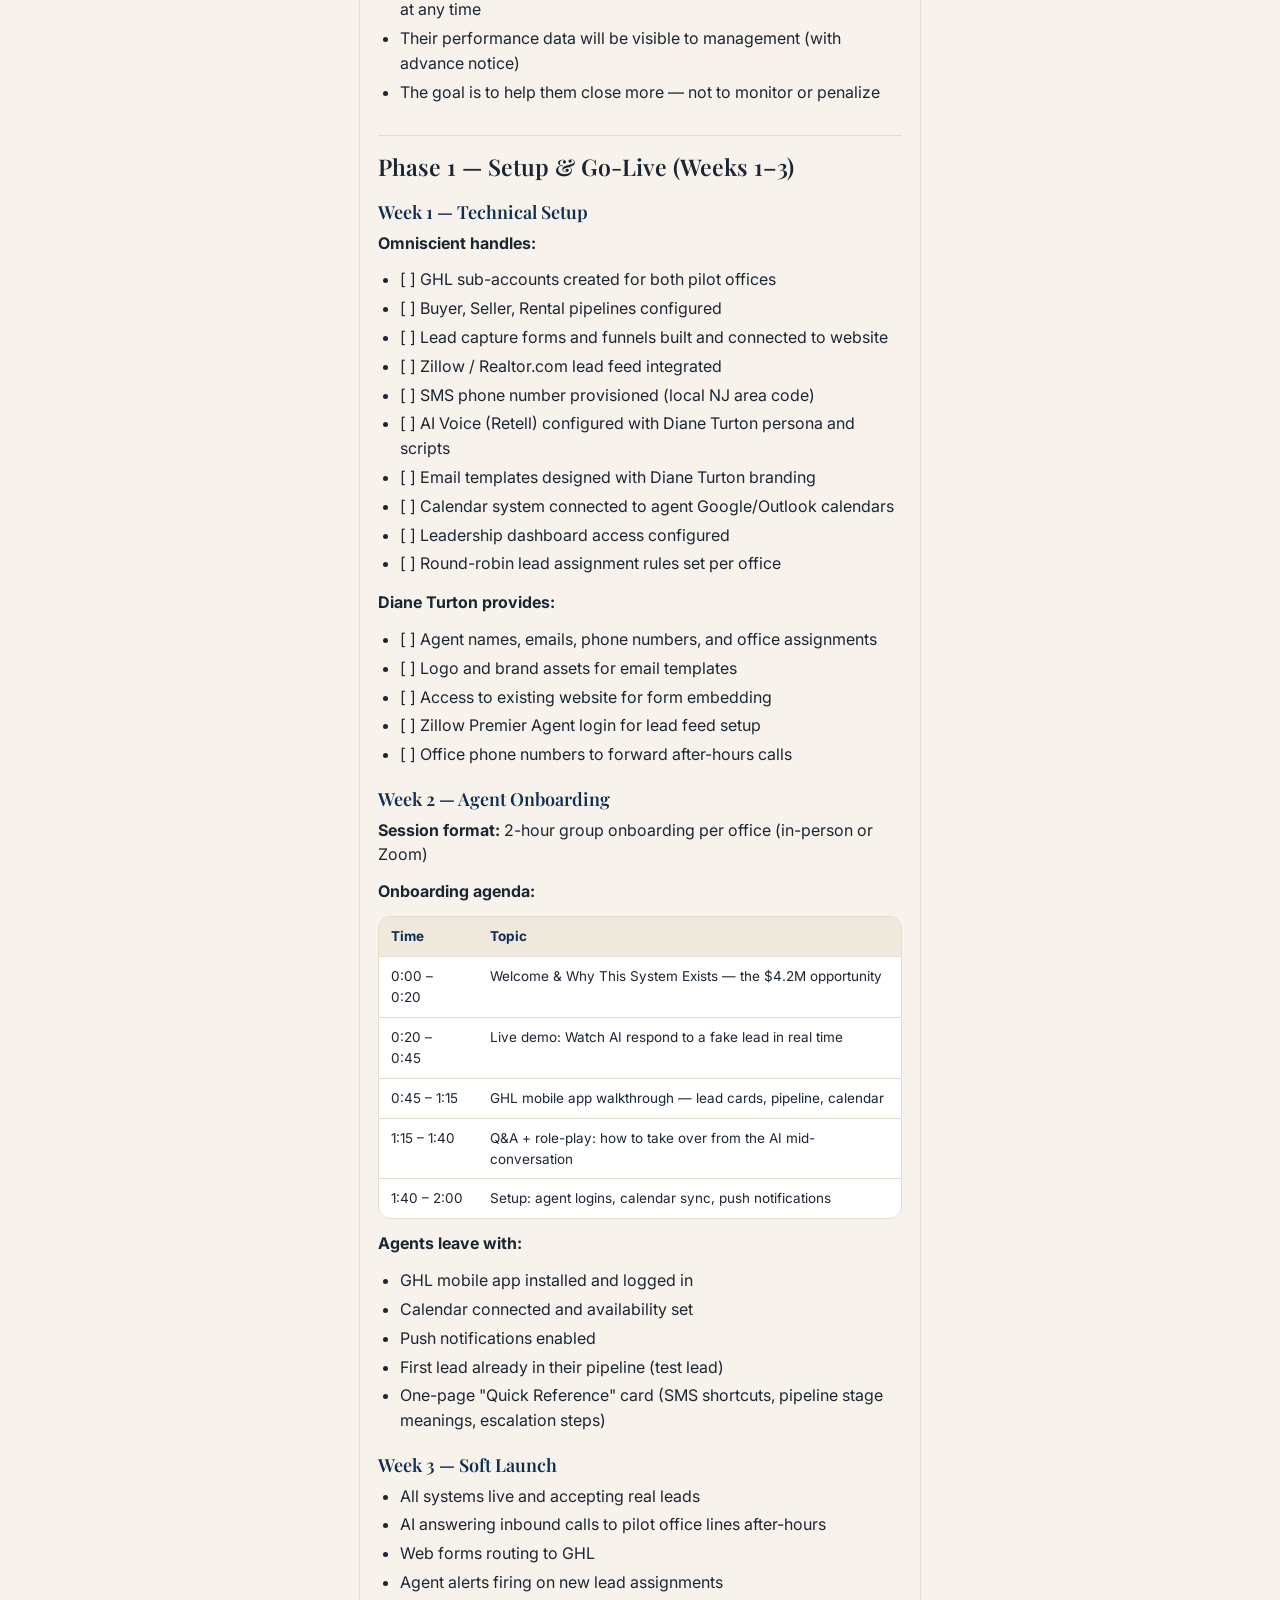
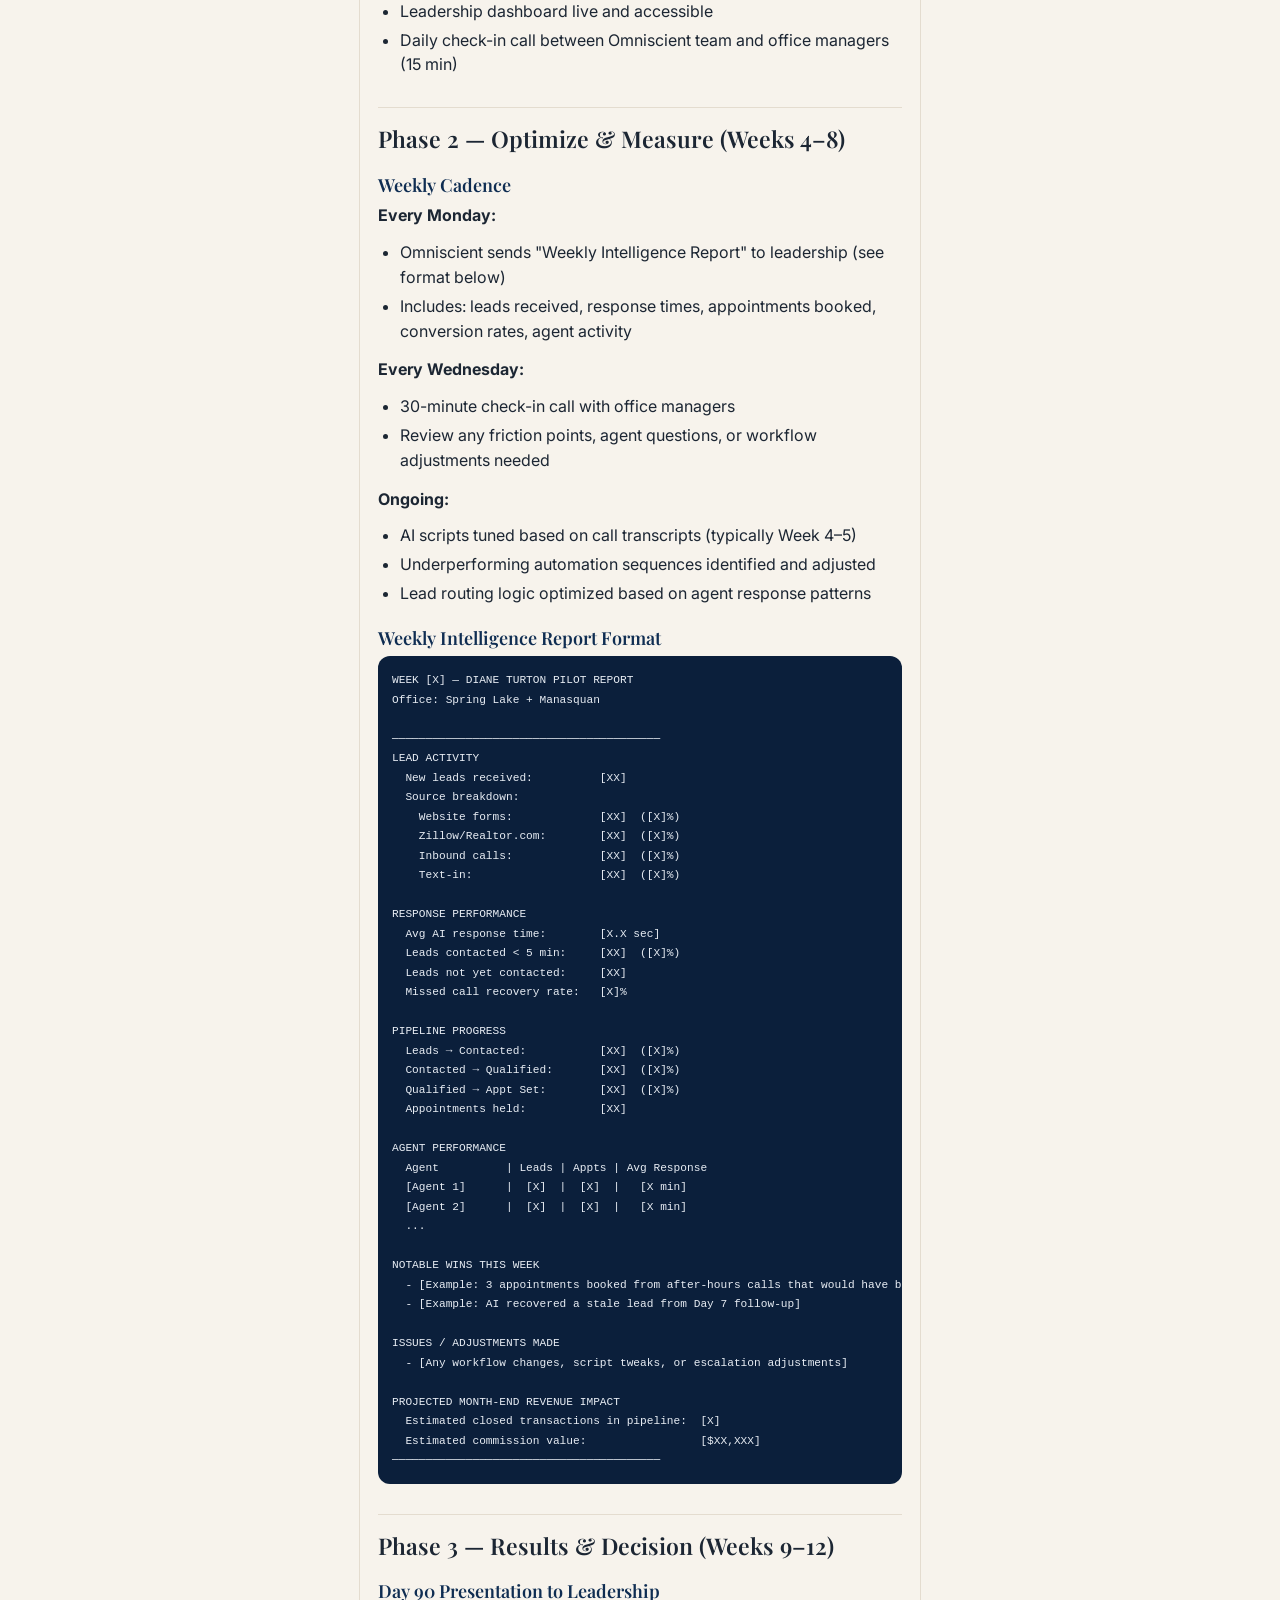
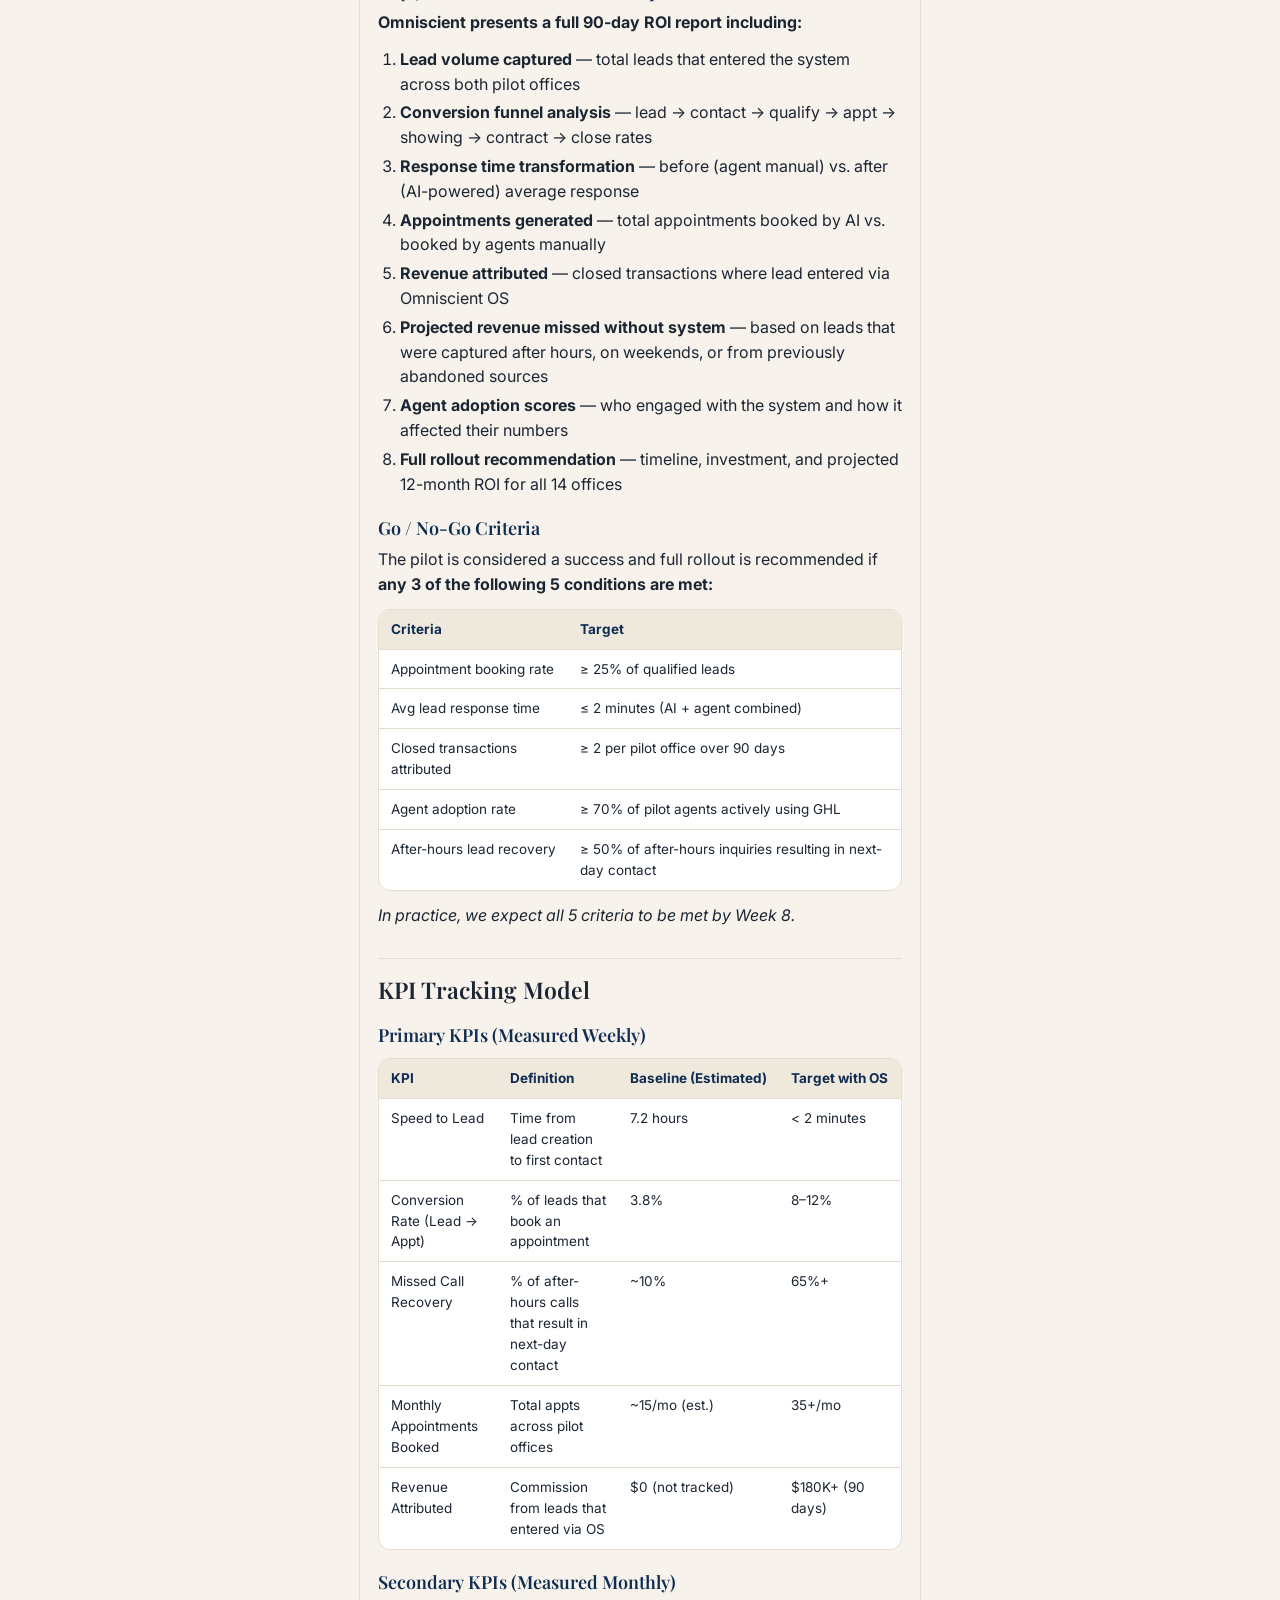
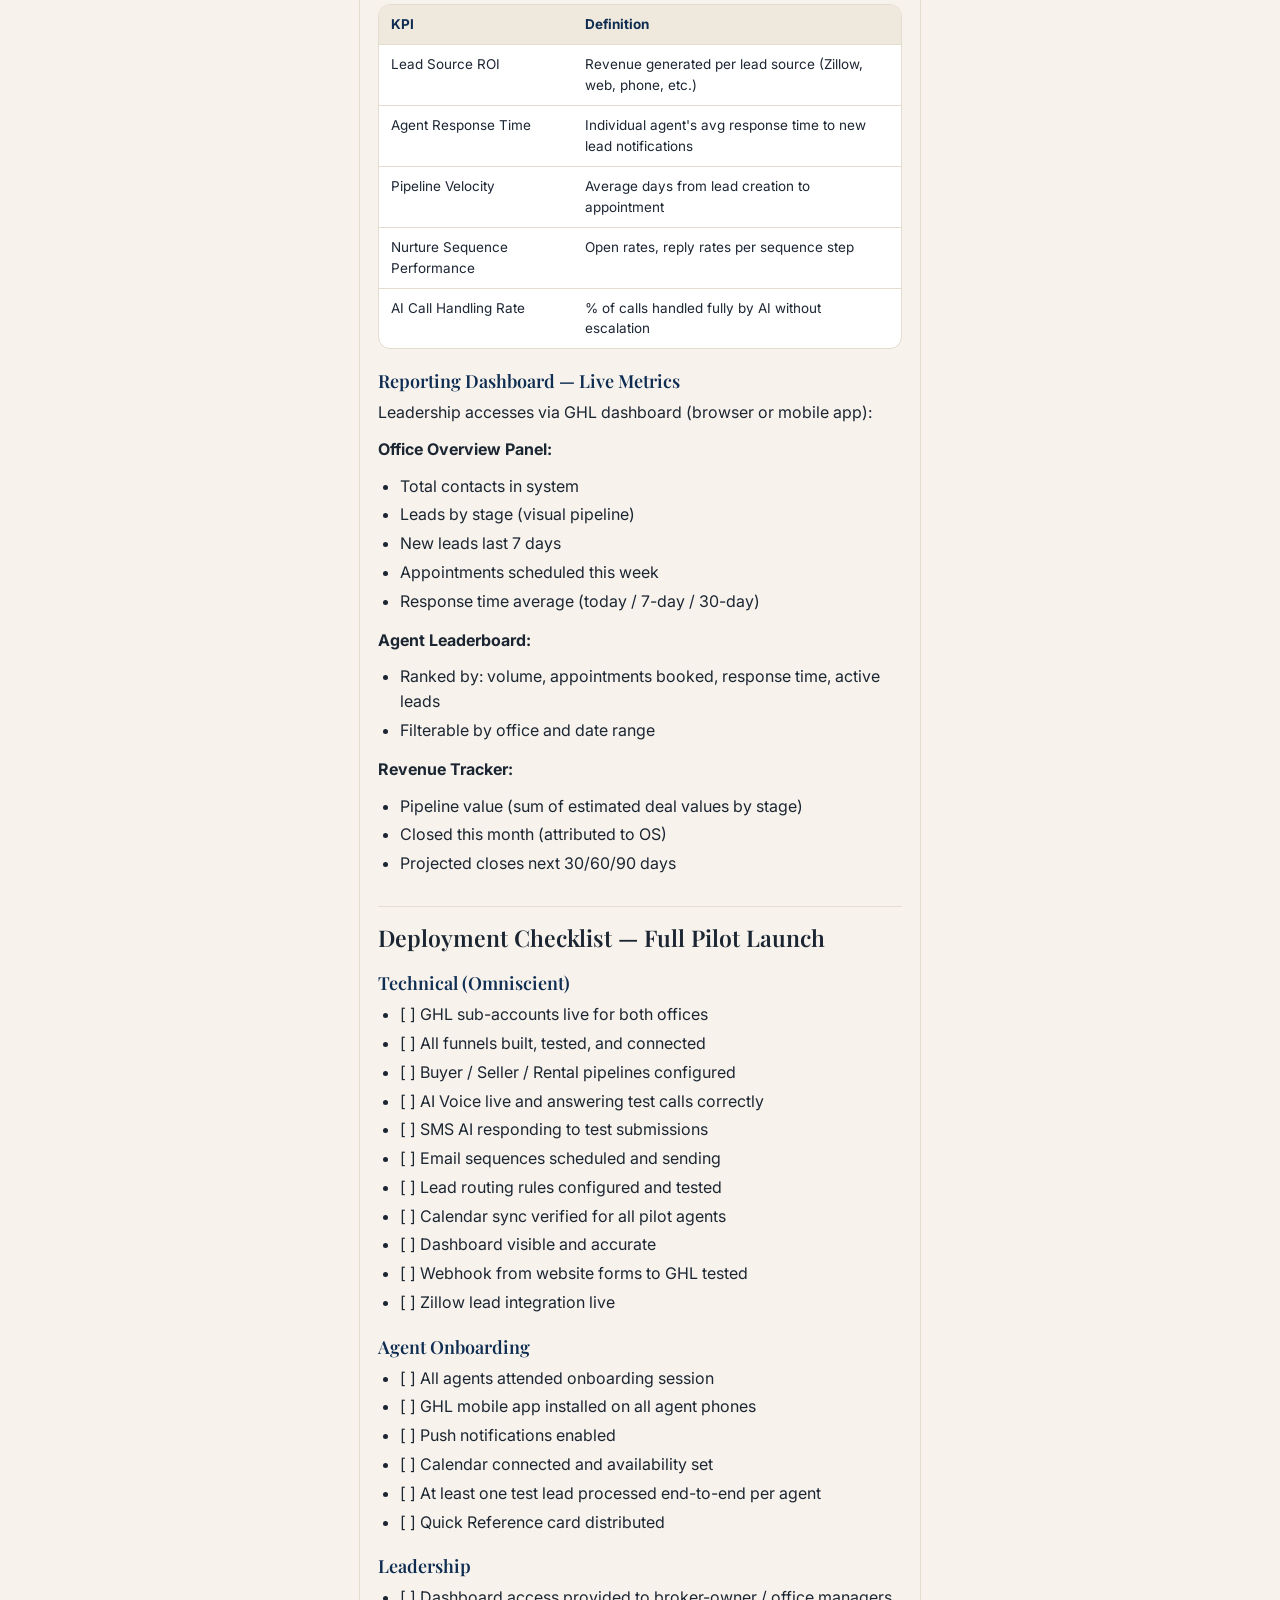
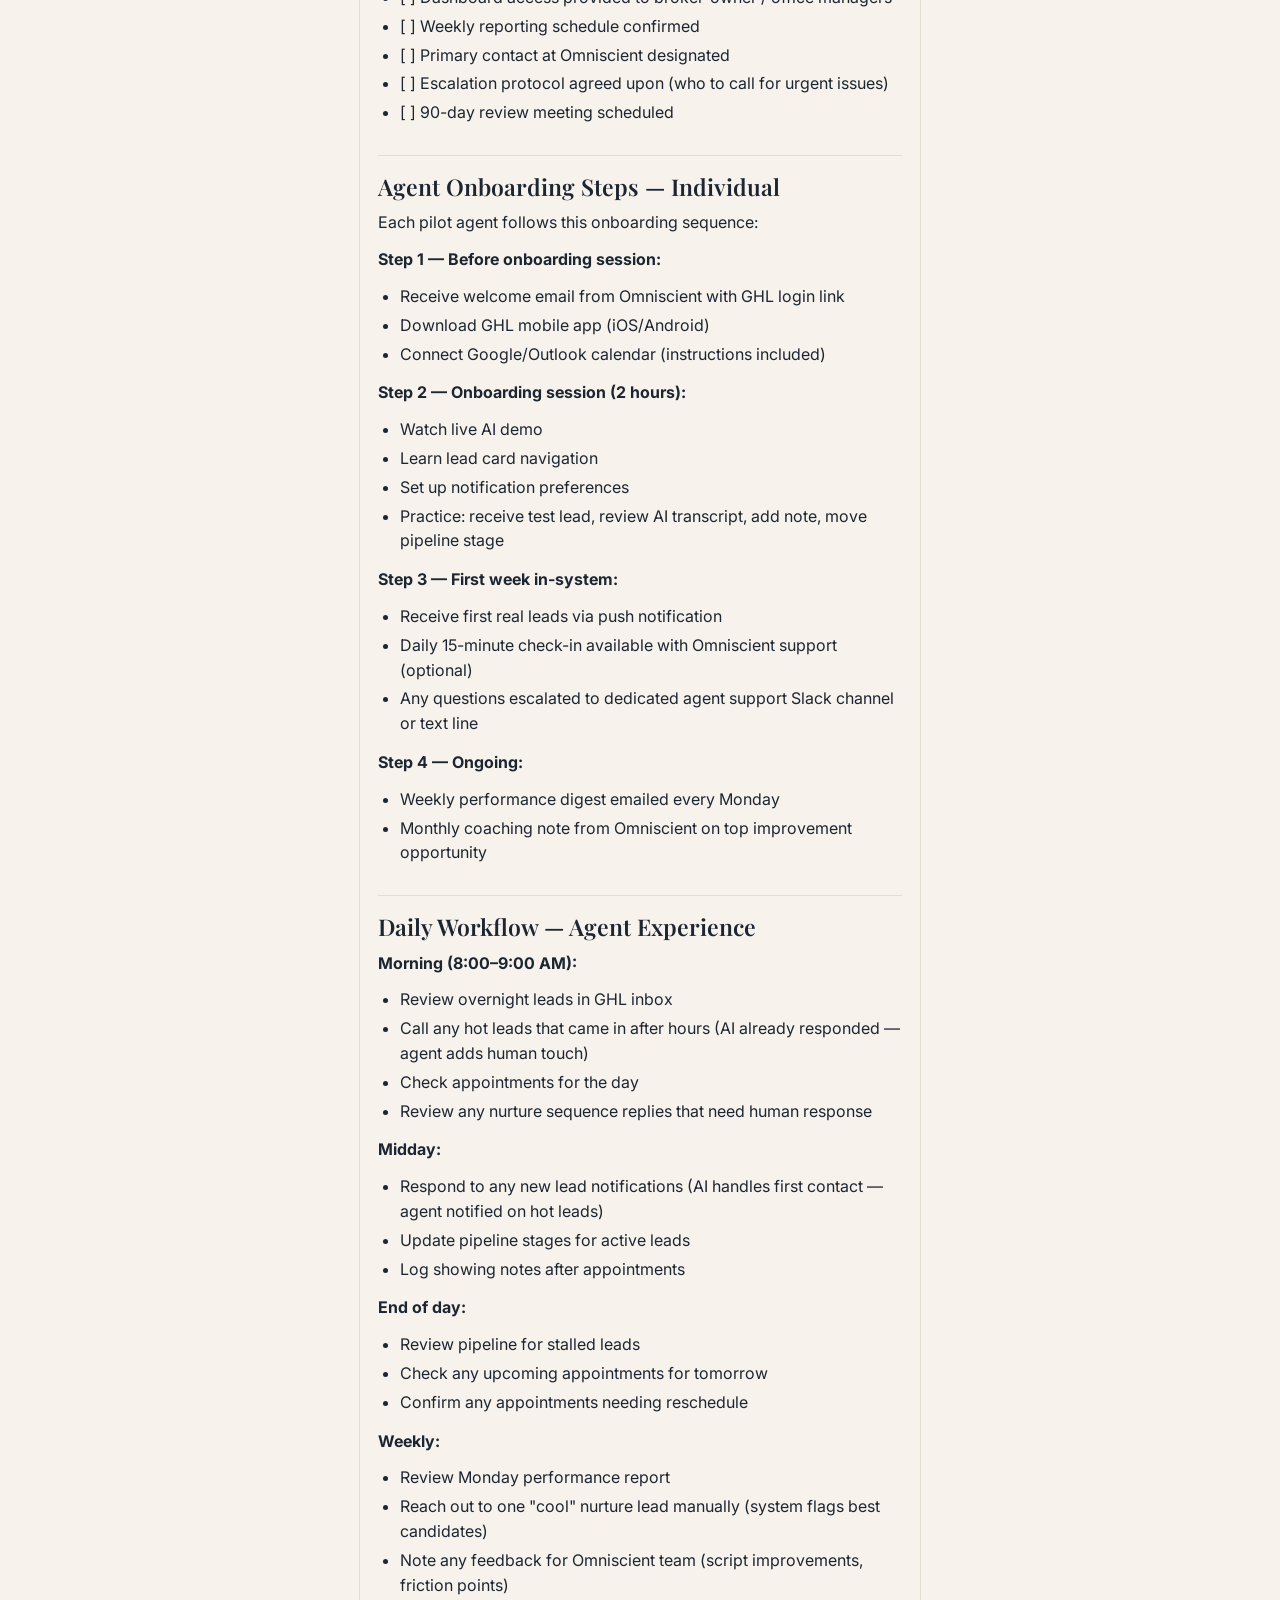
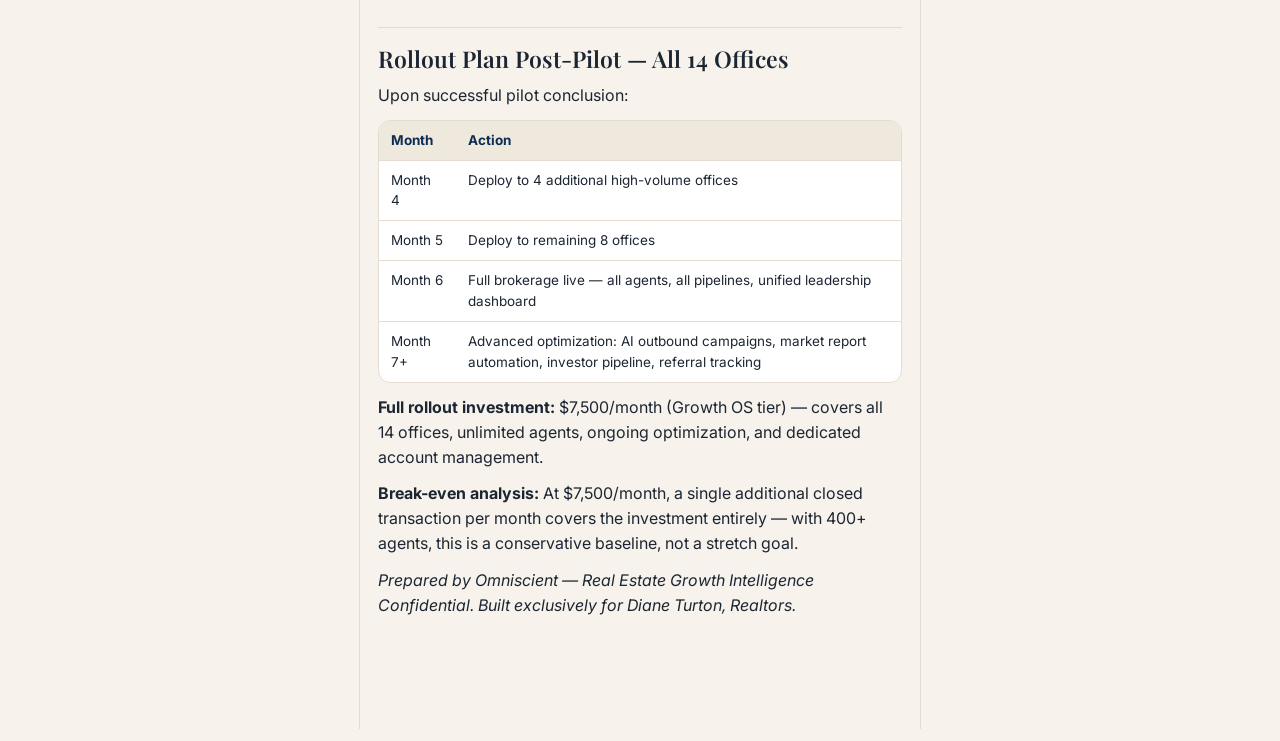
<file: m/pilot-program.html>
<!DOCTYPE html>
<html lang="en"><head><meta charset="UTF-8">
<meta name="viewport" content="width=device-width, initial-scale=1, viewport-fit=cover">
<meta name="robots" content="noindex, nofollow"><meta name="theme-color" content="#0B1F3B">
<title>90-Day Pilot Program — Diane Turton Growth OS</title>
<link rel="preconnect" href="https://fonts.googleapis.com"><link rel="preconnect" href="https://fonts.gstatic.com" crossorigin>
<link href="https://fonts.googleapis.com/css2?family=Playfair+Display:ital,wght@0,400;0,600;0,700;1,400&family=Inter:wght@400;500;600;700&display=swap" rel="stylesheet">
<link rel="stylesheet" href="phone.css">
<style>
.doc{padding:20px 18px 28px;font-size:16px}
.doc h1{display:none}
.doc h2{font-size:23px;margin:30px 0 10px;padding-top:18px;border-top:1px solid var(--line)}
.doc h2:first-child{margin-top:0;border-top:0;padding-top:0}
.doc h3{font-size:18px;margin:22px 0 8px;color:var(--navy-2)}
.doc h4{font-size:15px;margin:16px 0 6px;font-family:Inter,sans-serif;font-weight:700}
.doc p{margin:0 0 12px}
.doc ul,.doc ol{margin:0 0 14px 22px}
.doc li{margin:4px 0}
.doc hr{display:none}
.doc blockquote{margin:12px 0;padding:12px 14px;background:var(--paper);border-left:3px solid var(--gold);border-radius:0 12px 12px 0;font-size:15px;color:#33404F}
.doc blockquote p:last-child{margin:0}
.doc code{font-family:ui-monospace,SFMono-Regular,Menlo,monospace;font-size:.86em;background:var(--cream-2);padding:1px 5px;border-radius:5px;word-break:break-word}
.doc pre{background:var(--navy);color:#E8EDF4;padding:14px;border-radius:12px;overflow-x:auto;-webkit-overflow-scrolling:touch;margin:0 0 14px;font-size:13px;line-height:1.5}
.doc pre code{background:none;padding:0;color:inherit;word-break:normal;white-space:pre}
.doc a{color:var(--navy-3)}
.toc{margin:0 0 6px}
.toc summary{list-style:none;cursor:pointer;display:flex;justify-content:space-between;align-items:center;font-weight:700;color:var(--navy-2);padding:14px 16px;background:var(--paper);border:1px solid var(--line);border-radius:14px}
.toc summary::-webkit-details-marker{display:none}
.toc summary::after{content:"▾";color:var(--gold)}
.toc[open] summary{border-radius:14px 14px 0 0}
.toc ol{list-style:none;margin:0;padding:6px 0;background:var(--paper);border:1px solid var(--line);border-top:0;border-radius:0 0 14px 14px}
.toc li a{display:block;padding:10px 16px;text-decoration:none;font-size:14.5px;color:var(--ink)}
.top{position:fixed;right:16px;bottom:calc(var(--tab-h) + var(--safe-b) + 14px);width:44px;height:44px;border-radius:50%;background:var(--navy-2);color:var(--gold);display:flex;align-items:center;justify-content:center;text-decoration:none;font-size:18px;box-shadow:0 4px 14px rgba(0,0,0,.2);z-index:45}
</style></head>
<body data-tab="docs">
<div class="topbar"><a class="back" href="docs.html" aria-label="Back to documents">&#8249;</a>
<div class="brand" style="flex:1">90-Day Pilot Program<small>Diane Turton, Realtors</small></div></div>
<header class="hero" style="padding:24px 18px 26px"><div class="eyebrow">Operating Plan</div><h1 style="font-size:28px;margin:8px 0 6px">90-Day Pilot Program</h1><p class="lede" style="font-size:14.5px">Phases, KPIs, rollout and agent onboarding</p></header>
<main class="doc"><details class="toc"><summary>Jump to section (11)</summary><ol><li><a href="#program-overview">Program Overview</a></li><li><a href="#pilot-offices-selection-criteria">Pilot Offices — Selection Criteria</a></li><li><a href="#agent-selection-6-10-agents">Agent Selection — 6–10 Agents</a></li><li><a href="#phase-1-setup-amp-go-live-weeks-1-3">Phase 1 — Setup &amp; Go-Live (Weeks 1–3)</a></li><li><a href="#phase-2-optimize-amp-measure-weeks-4-8">Phase 2 — Optimize &amp; Measure (Weeks 4–8)</a></li><li><a href="#phase-3-results-amp-decision-weeks-9-12">Phase 3 — Results &amp; Decision (Weeks 9–12)</a></li><li><a href="#kpi-tracking-model">KPI Tracking Model</a></li><li><a href="#deployment-checklist-full-pilot-launch">Deployment Checklist — Full Pilot Launch</a></li><li><a href="#agent-onboarding-steps-individual">Agent Onboarding Steps — Individual</a></li><li><a href="#daily-workflow-agent-experience">Daily Workflow — Agent Experience</a></li><li><a href="#rollout-plan-post-pilot-all-14-offices">Rollout Plan Post-Pilot — All 14 Offices</a></li></ol></details>
<hr />
<h2 id="program-overview">Program Overview</h2>
<p><strong>Objective:</strong> Prove measurable ROI from the Omniscient Real Estate Growth OS within 90 days, using 2 offices and 6–10 agents as the controlled test environment — before making a decision on full brokerage rollout.</p>
<p><strong>Philosophy:</strong> One closed transaction pays for the entire pilot. Everything above that is upside.</p>
<p><strong>Pilot scope:</strong></p>
<ul>
<li>2 offices selected (recommended: Spring Lake + Manasquan)</li>
<li>6–10 agents (mix of experienced + newer agents preferred)</li>
<li>Full AI voice, CRM automation, and dashboard deployed</li>
<li>Weekly reporting to leadership</li>
<li>Clear go/no-go criteria at Day 90</li>
</ul>
<hr />
<h2 id="pilot-offices-selection-criteria">Pilot Offices — Selection Criteria</h2>
<p>Recommended offices for pilot:</p>
<div class="tbl"><table>
<thead>
<tr>
<th>Office</th>
<th>Reason</th>
</tr>
</thead>
<tbody>
<tr>
<td><strong>Spring Lake</strong></td>
<td>Highest average transaction value, flagship brand presence, strong agent base</td>
</tr>
<tr>
<td><strong>Manasquan</strong></td>
<td>High lead volume from web + Zillow, good mix of buyer/seller activity, manageable team size</td>
</tr>
</tbody>
</table></div>
<p><em>Alternative: Substitute either with Point Pleasant Beach (highest web traffic) or Bay Head (highest price point) based on leadership preference.</em></p>
<hr />
<h2 id="agent-selection-6-10-agents">Agent Selection — 6–10 Agents</h2>
<p><strong>Recommended composition:</strong></p>
<ul>
<li>2–3 Top Producers (Platinum/Gold tier) — establishes benchmark data</li>
<li>3–4 Mid-tier agents — largest opportunity for lift</li>
<li>1–2 Newer agents (&lt; 2 years) — shows onboarding value of system</li>
</ul>
<p><strong>Selection criteria:</strong></p>
<ul>
<li>Willing to adopt new tools (not resistant to tech)</li>
<li>Available for 2-hour onboarding session</li>
<li>Agreed to use GHL as primary CRM for pilot period</li>
<li>Willing to receive AI-generated leads and respond per protocol</li>
</ul>
<p><strong>What agents need to know:</strong></p>
<ul>
<li>The system will respond to their leads for them in the first 8 seconds</li>
<li>They will receive notifications and can take over any conversation at any time</li>
<li>Their performance data will be visible to management (with advance notice)</li>
<li>The goal is to help them close more — not to monitor or penalize</li>
</ul>
<hr />
<h2 id="phase-1-setup-amp-go-live-weeks-1-3">Phase 1 — Setup &amp; Go-Live (Weeks 1–3)</h2>
<h3>Week 1 — Technical Setup</h3>
<p><strong>Omniscient handles:</strong></p>
<ul>
<li>[ ] GHL sub-accounts created for both pilot offices</li>
<li>[ ] Buyer, Seller, Rental pipelines configured</li>
<li>[ ] Lead capture forms and funnels built and connected to website</li>
<li>[ ] Zillow / Realtor.com lead feed integrated</li>
<li>[ ] SMS phone number provisioned (local NJ area code)</li>
<li>[ ] AI Voice (Retell) configured with Diane Turton persona and scripts</li>
<li>[ ] Email templates designed with Diane Turton branding</li>
<li>[ ] Calendar system connected to agent Google/Outlook calendars</li>
<li>[ ] Leadership dashboard access configured</li>
<li>[ ] Round-robin lead assignment rules set per office</li>
</ul>
<p><strong>Diane Turton provides:</strong></p>
<ul>
<li>[ ] Agent names, emails, phone numbers, and office assignments</li>
<li>[ ] Logo and brand assets for email templates</li>
<li>[ ] Access to existing website for form embedding</li>
<li>[ ] Zillow Premier Agent login for lead feed setup</li>
<li>[ ] Office phone numbers to forward after-hours calls</li>
</ul>
<hr />
<h3>Week 2 — Agent Onboarding</h3>
<p><strong>Session format:</strong> 2-hour group onboarding per office (in-person or Zoom)</p>
<p><strong>Onboarding agenda:</strong></p>
<div class="tbl"><table>
<thead>
<tr>
<th>Time</th>
<th>Topic</th>
</tr>
</thead>
<tbody>
<tr>
<td>0:00 – 0:20</td>
<td>Welcome &amp; Why This System Exists — the $4.2M opportunity</td>
</tr>
<tr>
<td>0:20 – 0:45</td>
<td>Live demo: Watch AI respond to a fake lead in real time</td>
</tr>
<tr>
<td>0:45 – 1:15</td>
<td>GHL mobile app walkthrough — lead cards, pipeline, calendar</td>
</tr>
<tr>
<td>1:15 – 1:40</td>
<td>Q&amp;A + role-play: how to take over from the AI mid-conversation</td>
</tr>
<tr>
<td>1:40 – 2:00</td>
<td>Setup: agent logins, calendar sync, push notifications</td>
</tr>
</tbody>
</table></div>
<p><strong>Agents leave with:</strong></p>
<ul>
<li>GHL mobile app installed and logged in</li>
<li>Calendar connected and availability set</li>
<li>Push notifications enabled</li>
<li>First lead already in their pipeline (test lead)</li>
<li>One-page "Quick Reference" card (SMS shortcuts, pipeline stage meanings, escalation steps)</li>
</ul>
<hr />
<h3>Week 3 — Soft Launch</h3>
<ul>
<li>All systems live and accepting real leads</li>
<li>AI answering inbound calls to pilot office lines after-hours</li>
<li>Web forms routing to GHL</li>
<li>Agent alerts firing on new lead assignments</li>
<li>Leadership dashboard live and accessible</li>
<li>Daily check-in call between Omniscient team and office managers (15 min)</li>
</ul>
<hr />
<h2 id="phase-2-optimize-amp-measure-weeks-4-8">Phase 2 — Optimize &amp; Measure (Weeks 4–8)</h2>
<h3>Weekly Cadence</h3>
<p><strong>Every Monday:</strong></p>
<ul>
<li>Omniscient sends "Weekly Intelligence Report" to leadership (see format below)</li>
<li>Includes: leads received, response times, appointments booked, conversion rates, agent activity</li>
</ul>
<p><strong>Every Wednesday:</strong></p>
<ul>
<li>30-minute check-in call with office managers</li>
<li>Review any friction points, agent questions, or workflow adjustments needed</li>
</ul>
<p><strong>Ongoing:</strong></p>
<ul>
<li>AI scripts tuned based on call transcripts (typically Week 4–5)</li>
<li>Underperforming automation sequences identified and adjusted</li>
<li>Lead routing logic optimized based on agent response patterns</li>
</ul>
<h3>Weekly Intelligence Report Format</h3>
<pre><code>WEEK [X] — DIANE TURTON PILOT REPORT
Office: Spring Lake + Manasquan

────────────────────────────────────────
LEAD ACTIVITY
  New leads received:          [XX]
  Source breakdown:
    Website forms:             [XX]  ([X]%)
    Zillow/Realtor.com:        [XX]  ([X]%)
    Inbound calls:             [XX]  ([X]%)
    Text-in:                   [XX]  ([X]%)

RESPONSE PERFORMANCE
  Avg AI response time:        [X.X sec]
  Leads contacted &lt; 5 min:     [XX]  ([X]%)
  Leads not yet contacted:     [XX]
  Missed call recovery rate:   [X]%

PIPELINE PROGRESS
  Leads → Contacted:           [XX]  ([X]%)
  Contacted → Qualified:       [XX]  ([X]%)
  Qualified → Appt Set:        [XX]  ([X]%)
  Appointments held:           [XX]

AGENT PERFORMANCE
  Agent          | Leads | Appts | Avg Response
  [Agent 1]      |  [X]  |  [X]  |   [X min]
  [Agent 2]      |  [X]  |  [X]  |   [X min]
  ...

NOTABLE WINS THIS WEEK
  - [Example: 3 appointments booked from after-hours calls that would have been missed]
  - [Example: AI recovered a stale lead from Day 7 follow-up]

ISSUES / ADJUSTMENTS MADE
  - [Any workflow changes, script tweaks, or escalation adjustments]

PROJECTED MONTH-END REVENUE IMPACT
  Estimated closed transactions in pipeline:  [X]
  Estimated commission value:                 [$XX,XXX]
────────────────────────────────────────
</code></pre>
<hr />
<h2 id="phase-3-results-amp-decision-weeks-9-12">Phase 3 — Results &amp; Decision (Weeks 9–12)</h2>
<h3>Day 90 Presentation to Leadership</h3>
<p><strong>Omniscient presents a full 90-day ROI report including:</strong></p>
<ol>
<li><strong>Lead volume captured</strong> — total leads that entered the system across both pilot offices</li>
<li><strong>Conversion funnel analysis</strong> — lead → contact → qualify → appt → showing → contract → close rates</li>
<li><strong>Response time transformation</strong> — before (agent manual) vs. after (AI-powered) average response</li>
<li><strong>Appointments generated</strong> — total appointments booked by AI vs. booked by agents manually</li>
<li><strong>Revenue attributed</strong> — closed transactions where lead entered via Omniscient OS</li>
<li><strong>Projected revenue missed without system</strong> — based on leads that were captured after hours, on weekends, or from previously abandoned sources</li>
<li><strong>Agent adoption scores</strong> — who engaged with the system and how it affected their numbers</li>
<li><strong>Full rollout recommendation</strong> — timeline, investment, and projected 12-month ROI for all 14 offices</li>
</ol>
<h3>Go / No-Go Criteria</h3>
<p>The pilot is considered a success and full rollout is recommended if <strong>any 3 of the following 5 conditions are met:</strong></p>
<div class="tbl"><table>
<thead>
<tr>
<th>Criteria</th>
<th>Target</th>
</tr>
</thead>
<tbody>
<tr>
<td>Appointment booking rate</td>
<td>≥ 25% of qualified leads</td>
</tr>
<tr>
<td>Avg lead response time</td>
<td>≤ 2 minutes (AI + agent combined)</td>
</tr>
<tr>
<td>Closed transactions attributed</td>
<td>≥ 2 per pilot office over 90 days</td>
</tr>
<tr>
<td>Agent adoption rate</td>
<td>≥ 70% of pilot agents actively using GHL</td>
</tr>
<tr>
<td>After-hours lead recovery</td>
<td>≥ 50% of after-hours inquiries resulting in next-day contact</td>
</tr>
</tbody>
</table></div>
<p><em>In practice, we expect all 5 criteria to be met by Week 8.</em></p>
<hr />
<h2 id="kpi-tracking-model">KPI Tracking Model</h2>
<h3>Primary KPIs (Measured Weekly)</h3>
<div class="tbl"><table>
<thead>
<tr>
<th>KPI</th>
<th>Definition</th>
<th>Baseline (Estimated)</th>
<th>Target with OS</th>
</tr>
</thead>
<tbody>
<tr>
<td>Speed to Lead</td>
<td>Time from lead creation to first contact</td>
<td>7.2 hours</td>
<td>&lt; 2 minutes</td>
</tr>
<tr>
<td>Conversion Rate (Lead → Appt)</td>
<td>% of leads that book an appointment</td>
<td>3.8%</td>
<td>8–12%</td>
</tr>
<tr>
<td>Missed Call Recovery</td>
<td>% of after-hours calls that result in next-day contact</td>
<td>~10%</td>
<td>65%+</td>
</tr>
<tr>
<td>Monthly Appointments Booked</td>
<td>Total appts across pilot offices</td>
<td>~15/mo (est.)</td>
<td>35+/mo</td>
</tr>
<tr>
<td>Revenue Attributed</td>
<td>Commission from leads that entered via OS</td>
<td>$0 (not tracked)</td>
<td>$180K+ (90 days)</td>
</tr>
</tbody>
</table></div>
<h3>Secondary KPIs (Measured Monthly)</h3>
<div class="tbl"><table>
<thead>
<tr>
<th>KPI</th>
<th>Definition</th>
</tr>
</thead>
<tbody>
<tr>
<td>Lead Source ROI</td>
<td>Revenue generated per lead source (Zillow, web, phone, etc.)</td>
</tr>
<tr>
<td>Agent Response Time</td>
<td>Individual agent's avg response time to new lead notifications</td>
</tr>
<tr>
<td>Pipeline Velocity</td>
<td>Average days from lead creation to appointment</td>
</tr>
<tr>
<td>Nurture Sequence Performance</td>
<td>Open rates, reply rates per sequence step</td>
</tr>
<tr>
<td>AI Call Handling Rate</td>
<td>% of calls handled fully by AI without escalation</td>
</tr>
</tbody>
</table></div>
<h3>Reporting Dashboard — Live Metrics</h3>
<p>Leadership accesses via GHL dashboard (browser or mobile app):</p>
<p><strong>Office Overview Panel:</strong></p>
<ul>
<li>Total contacts in system</li>
<li>Leads by stage (visual pipeline)</li>
<li>New leads last 7 days</li>
<li>Appointments scheduled this week</li>
<li>Response time average (today / 7-day / 30-day)</li>
</ul>
<p><strong>Agent Leaderboard:</strong></p>
<ul>
<li>Ranked by: volume, appointments booked, response time, active leads</li>
<li>Filterable by office and date range</li>
</ul>
<p><strong>Revenue Tracker:</strong></p>
<ul>
<li>Pipeline value (sum of estimated deal values by stage)</li>
<li>Closed this month (attributed to OS)</li>
<li>Projected closes next 30/60/90 days</li>
</ul>
<hr />
<h2 id="deployment-checklist-full-pilot-launch">Deployment Checklist — Full Pilot Launch</h2>
<h3>Technical (Omniscient)</h3>
<ul>
<li>[ ] GHL sub-accounts live for both offices</li>
<li>[ ] All funnels built, tested, and connected</li>
<li>[ ] Buyer / Seller / Rental pipelines configured</li>
<li>[ ] AI Voice live and answering test calls correctly</li>
<li>[ ] SMS AI responding to test submissions</li>
<li>[ ] Email sequences scheduled and sending</li>
<li>[ ] Lead routing rules configured and tested</li>
<li>[ ] Calendar sync verified for all pilot agents</li>
<li>[ ] Dashboard visible and accurate</li>
<li>[ ] Webhook from website forms to GHL tested</li>
<li>[ ] Zillow lead integration live</li>
</ul>
<h3>Agent Onboarding</h3>
<ul>
<li>[ ] All agents attended onboarding session</li>
<li>[ ] GHL mobile app installed on all agent phones</li>
<li>[ ] Push notifications enabled</li>
<li>[ ] Calendar connected and availability set</li>
<li>[ ] At least one test lead processed end-to-end per agent</li>
<li>[ ] Quick Reference card distributed</li>
</ul>
<h3>Leadership</h3>
<ul>
<li>[ ] Dashboard access provided to broker-owner / office managers</li>
<li>[ ] Weekly reporting schedule confirmed</li>
<li>[ ] Primary contact at Omniscient designated</li>
<li>[ ] Escalation protocol agreed upon (who to call for urgent issues)</li>
<li>[ ] 90-day review meeting scheduled</li>
</ul>
<hr />
<h2 id="agent-onboarding-steps-individual">Agent Onboarding Steps — Individual</h2>
<p>Each pilot agent follows this onboarding sequence:</p>
<p><strong>Step 1 — Before onboarding session:</strong></p>
<ul>
<li>Receive welcome email from Omniscient with GHL login link</li>
<li>Download GHL mobile app (iOS/Android)</li>
<li>Connect Google/Outlook calendar (instructions included)</li>
</ul>
<p><strong>Step 2 — Onboarding session (2 hours):</strong></p>
<ul>
<li>Watch live AI demo</li>
<li>Learn lead card navigation</li>
<li>Set up notification preferences</li>
<li>Practice: receive test lead, review AI transcript, add note, move pipeline stage</li>
</ul>
<p><strong>Step 3 — First week in-system:</strong></p>
<ul>
<li>Receive first real leads via push notification</li>
<li>Daily 15-minute check-in available with Omniscient support (optional)</li>
<li>Any questions escalated to dedicated agent support Slack channel or text line</li>
</ul>
<p><strong>Step 4 — Ongoing:</strong></p>
<ul>
<li>Weekly performance digest emailed every Monday</li>
<li>Monthly coaching note from Omniscient on top improvement opportunity</li>
</ul>
<hr />
<h2 id="daily-workflow-agent-experience">Daily Workflow — Agent Experience</h2>
<p><strong>Morning (8:00–9:00 AM):</strong></p>
<ul>
<li>Review overnight leads in GHL inbox</li>
<li>Call any hot leads that came in after hours (AI already responded — agent adds human touch)</li>
<li>Check appointments for the day</li>
<li>Review any nurture sequence replies that need human response</li>
</ul>
<p><strong>Midday:</strong></p>
<ul>
<li>Respond to any new lead notifications (AI handles first contact — agent notified on hot leads)</li>
<li>Update pipeline stages for active leads</li>
<li>Log showing notes after appointments</li>
</ul>
<p><strong>End of day:</strong></p>
<ul>
<li>Review pipeline for stalled leads</li>
<li>Check any upcoming appointments for tomorrow</li>
<li>Confirm any appointments needing reschedule</li>
</ul>
<p><strong>Weekly:</strong></p>
<ul>
<li>Review Monday performance report</li>
<li>Reach out to one "cool" nurture lead manually (system flags best candidates)</li>
<li>Note any feedback for Omniscient team (script improvements, friction points)</li>
</ul>
<hr />
<h2 id="rollout-plan-post-pilot-all-14-offices">Rollout Plan Post-Pilot — All 14 Offices</h2>
<p>Upon successful pilot conclusion:</p>
<div class="tbl"><table>
<thead>
<tr>
<th>Month</th>
<th>Action</th>
</tr>
</thead>
<tbody>
<tr>
<td>Month 4</td>
<td>Deploy to 4 additional high-volume offices</td>
</tr>
<tr>
<td>Month 5</td>
<td>Deploy to remaining 8 offices</td>
</tr>
<tr>
<td>Month 6</td>
<td>Full brokerage live — all agents, all pipelines, unified leadership dashboard</td>
</tr>
<tr>
<td>Month 7+</td>
<td>Advanced optimization: AI outbound campaigns, market report automation, investor pipeline, referral tracking</td>
</tr>
</tbody>
</table></div>
<p><strong>Full rollout investment:</strong> $7,500/month (Growth OS tier) — covers all 14 offices, unlimited agents, ongoing optimization, and dedicated account management.</p>
<p><strong>Break-even analysis:</strong> At $7,500/month, a single additional closed transaction per month covers the investment entirely — with 400+ agents, this is a conservative baseline, not a stretch goal.</p>
<hr />
<p><em>Prepared by Omniscient — Real Estate Growth Intelligence</em><br />
<em>Confidential. Built exclusively for Diane Turton, Realtors.</em></p></main>
<a class="top" href="#" aria-label="Back to top">↑</a>
<script src="tabs.js"></script>
</body></html>
</file>
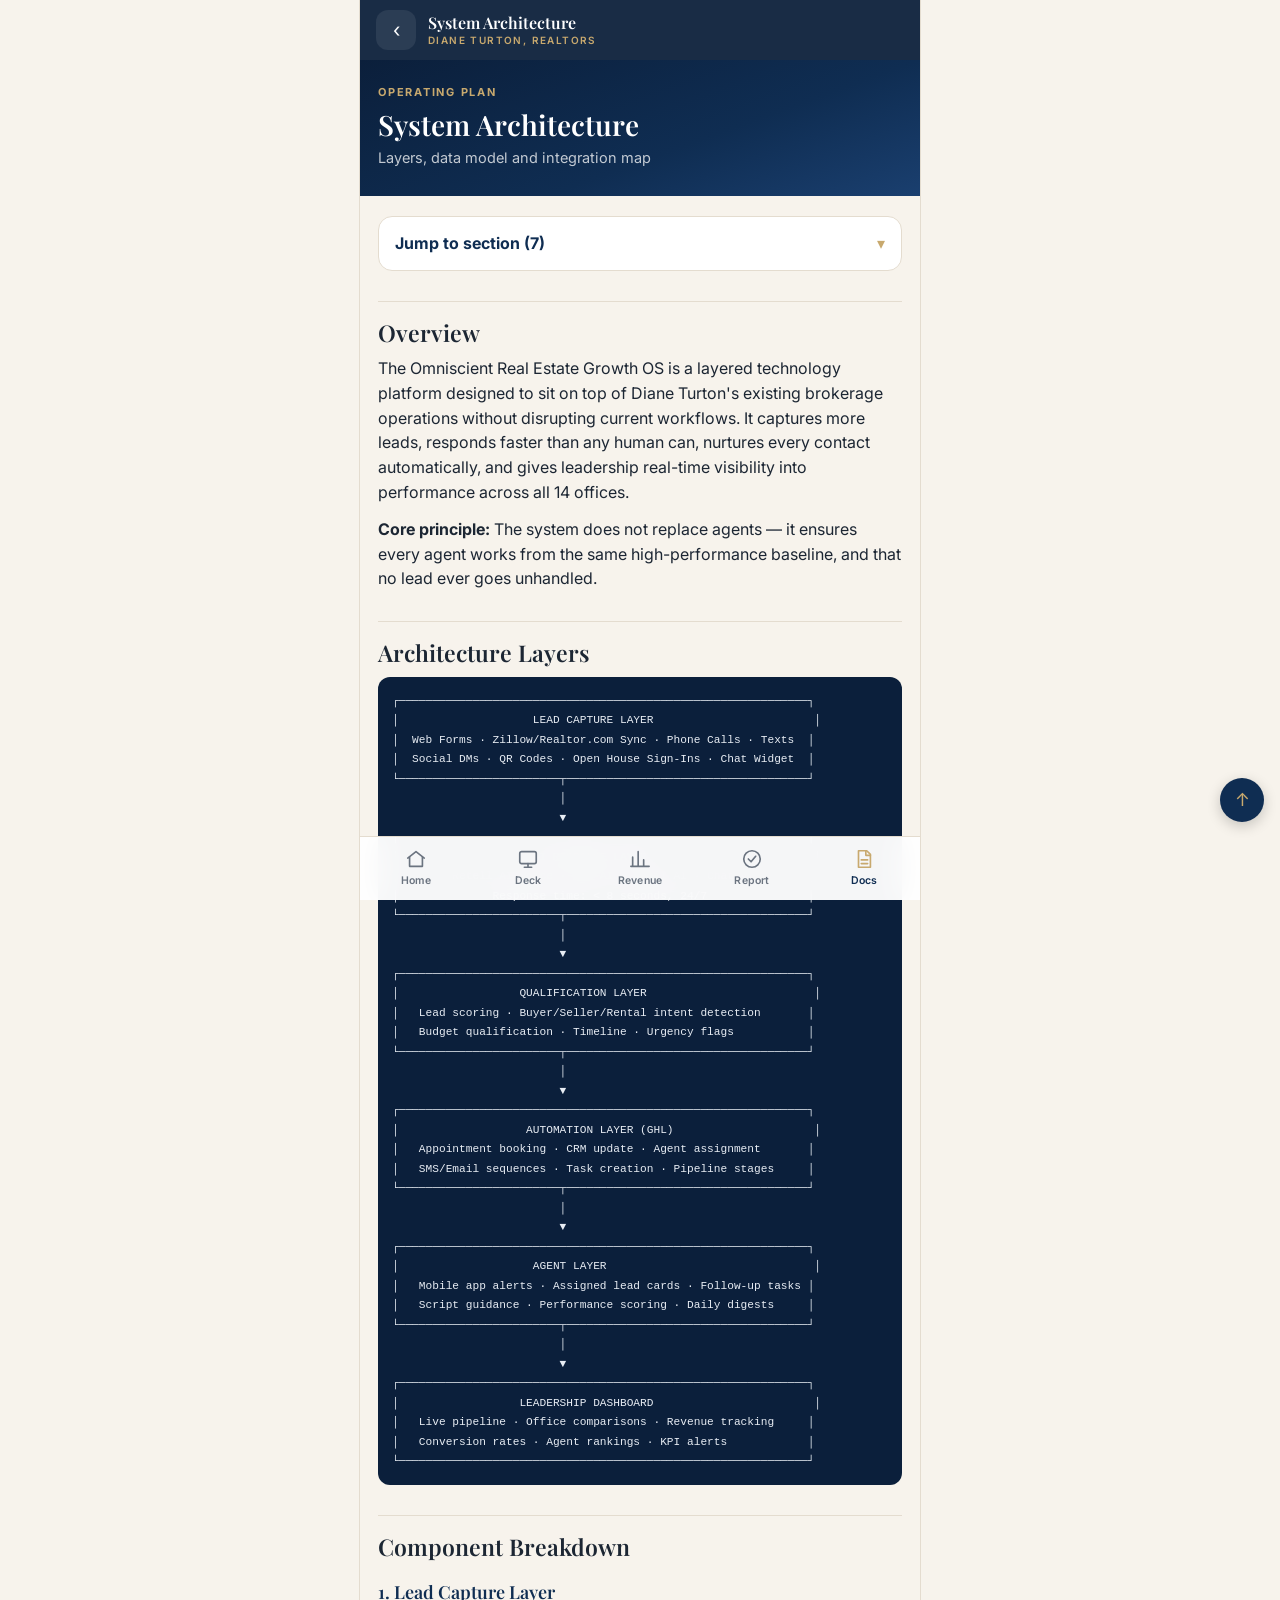
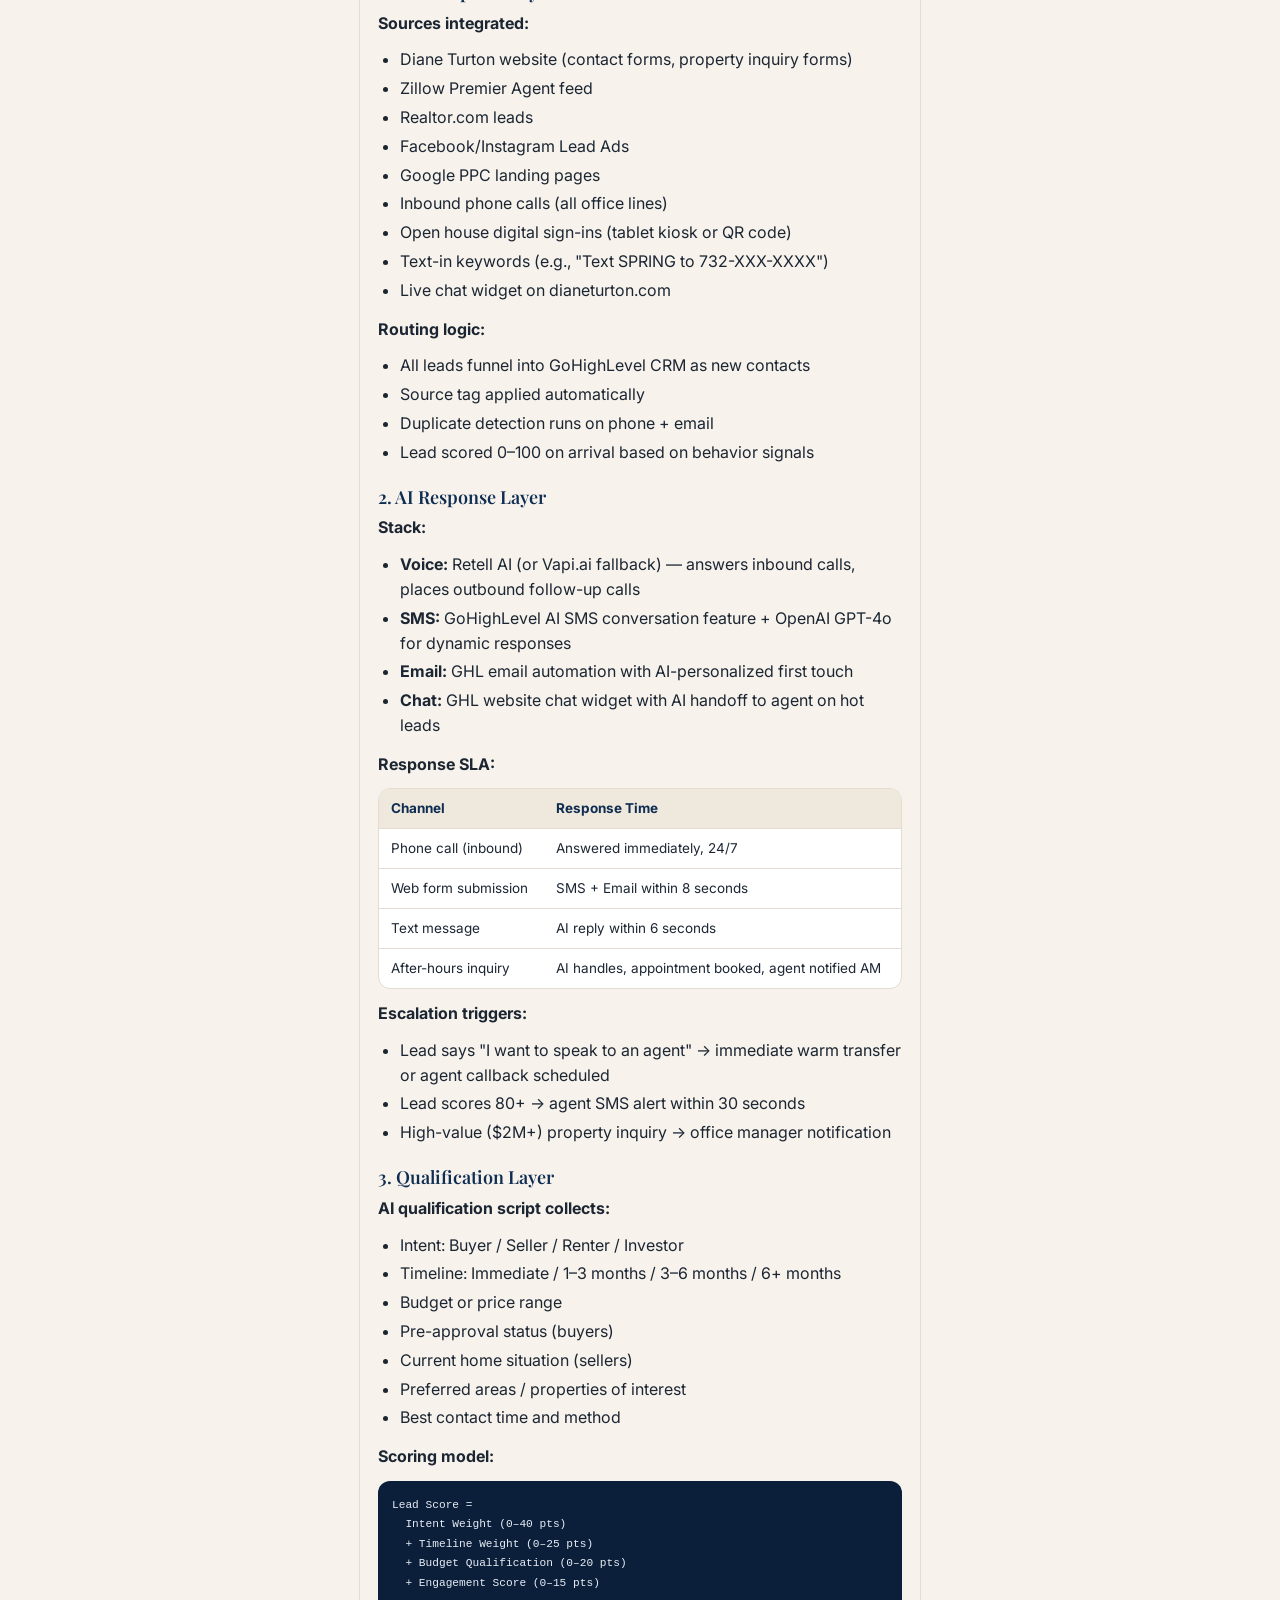
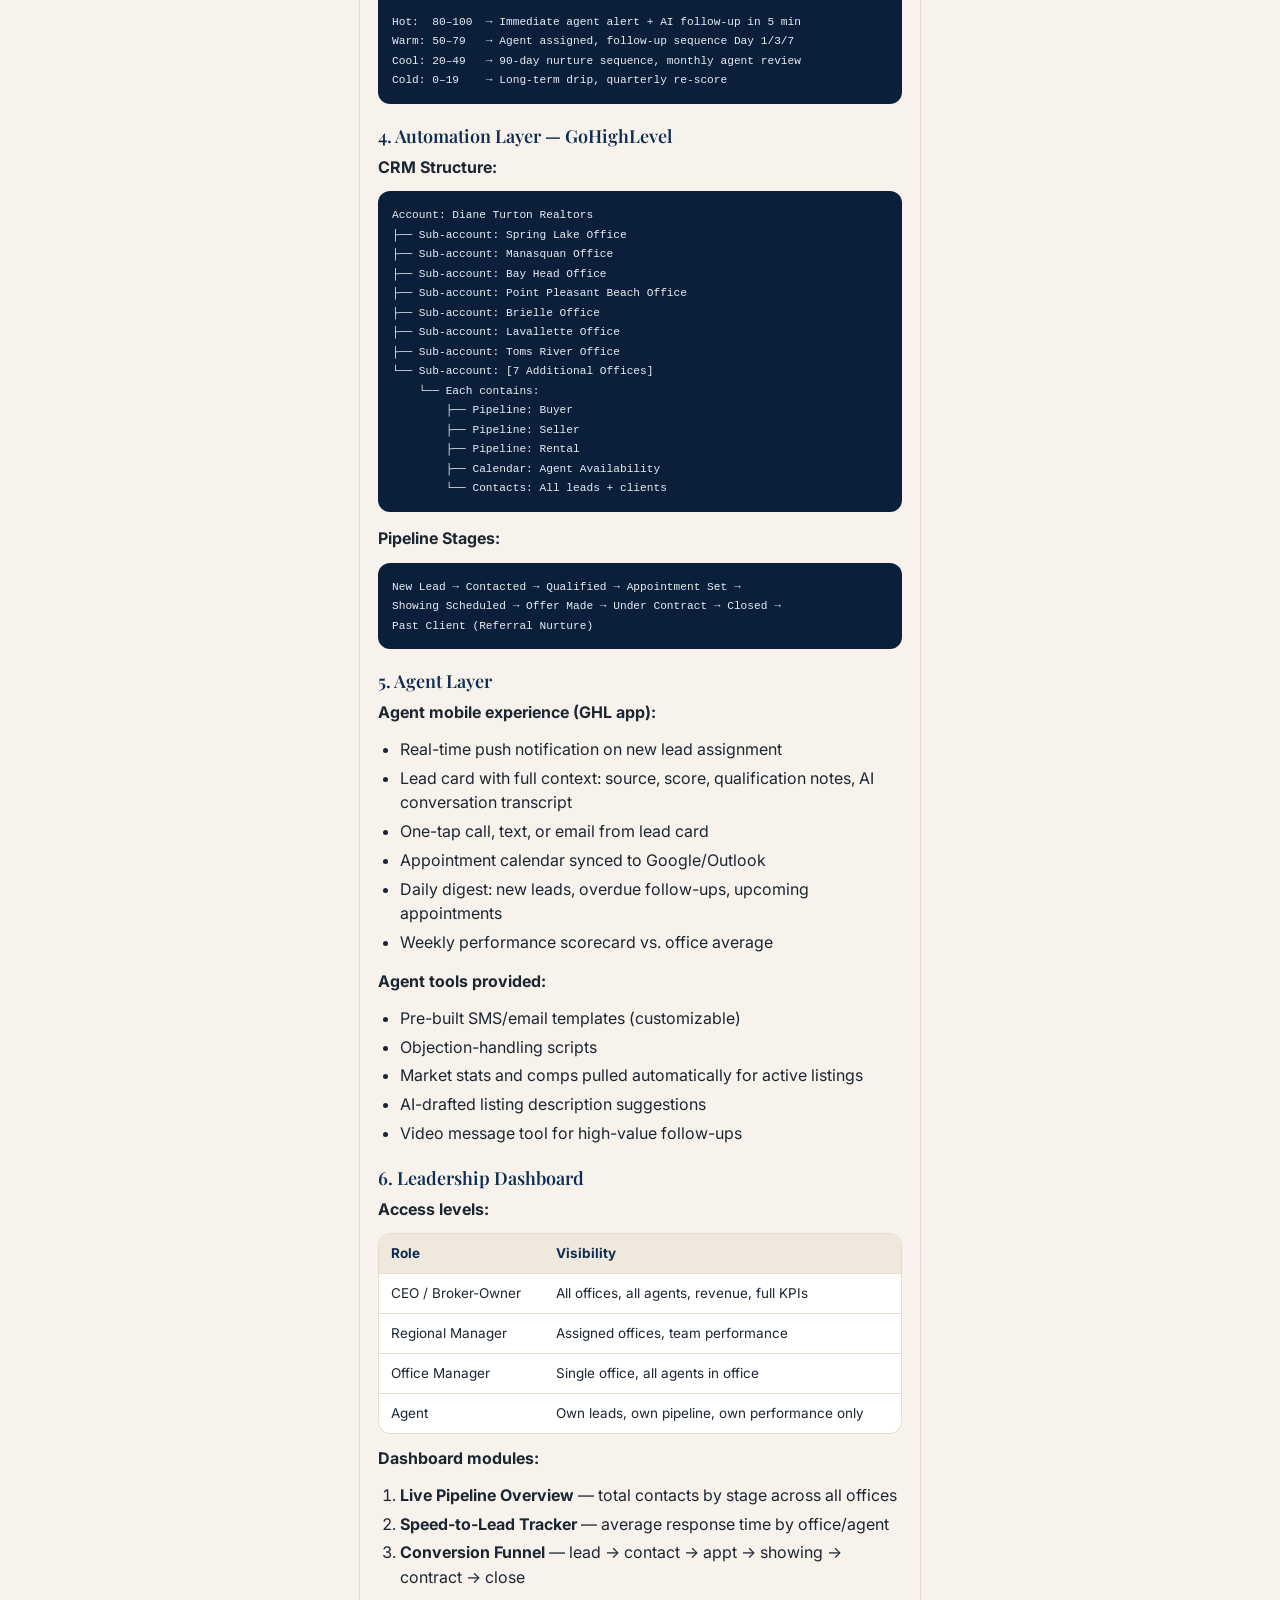
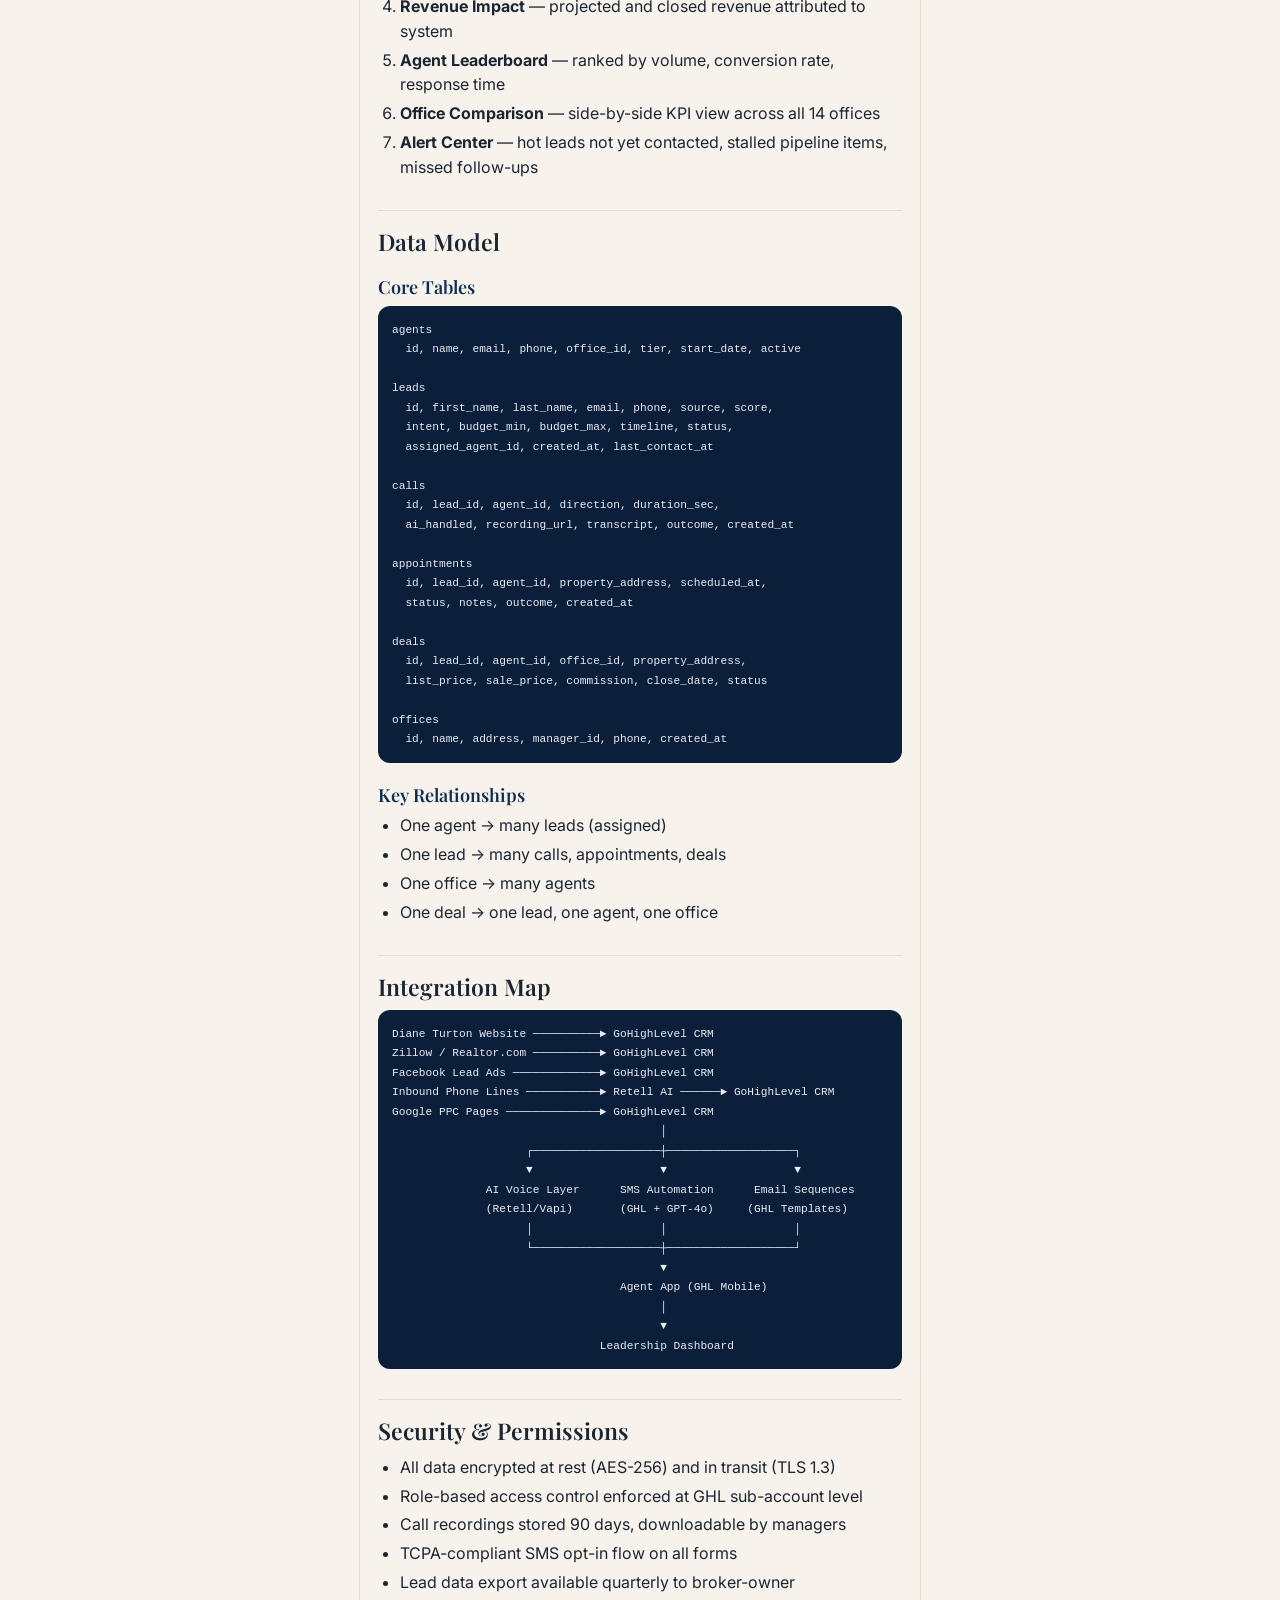
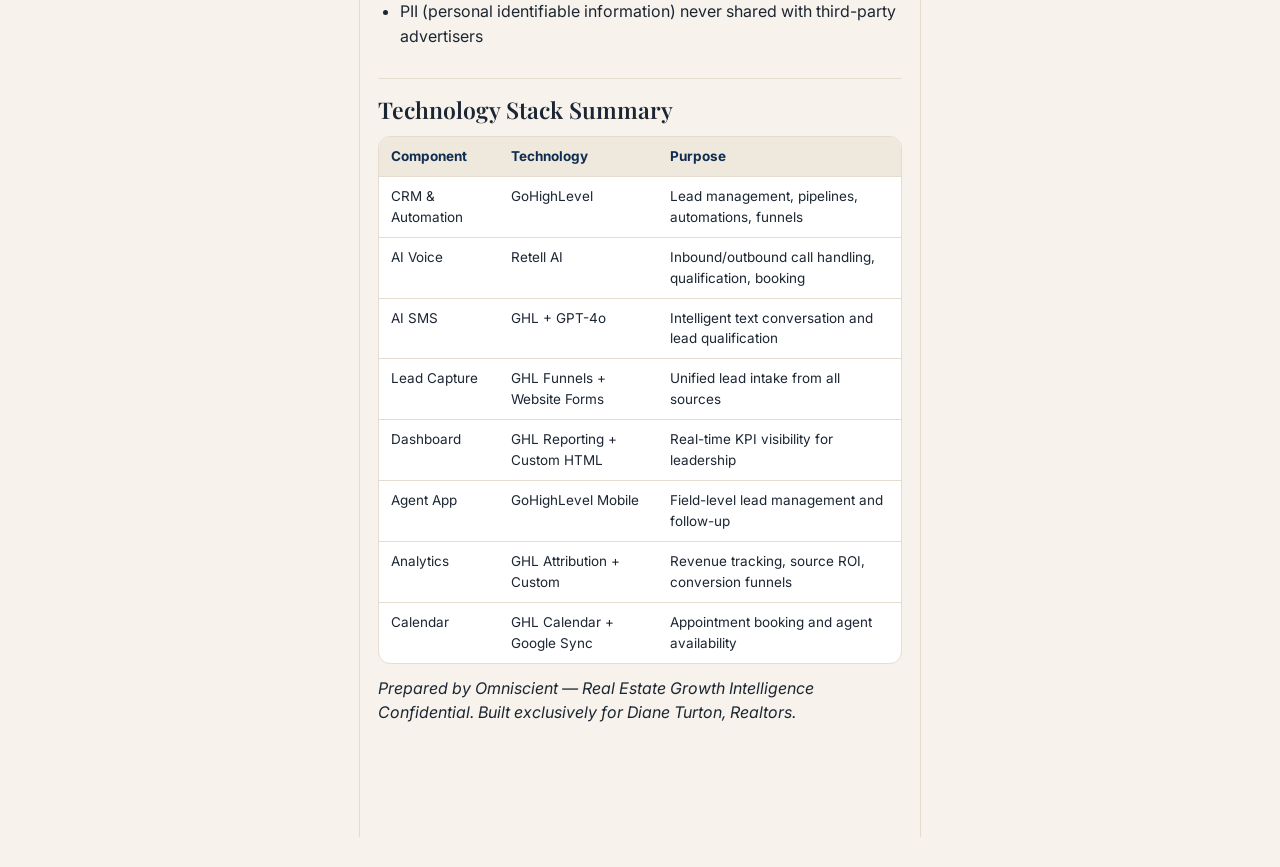
<file: m/system-architecture.html>
<!DOCTYPE html>
<html lang="en"><head><meta charset="UTF-8">
<meta name="viewport" content="width=device-width, initial-scale=1, viewport-fit=cover">
<meta name="robots" content="noindex, nofollow"><meta name="theme-color" content="#0B1F3B">
<title>System Architecture — Diane Turton Growth OS</title>
<link rel="preconnect" href="https://fonts.googleapis.com"><link rel="preconnect" href="https://fonts.gstatic.com" crossorigin>
<link href="https://fonts.googleapis.com/css2?family=Playfair+Display:ital,wght@0,400;0,600;0,700;1,400&family=Inter:wght@400;500;600;700&display=swap" rel="stylesheet">
<link rel="stylesheet" href="phone.css">
<style>
.doc{padding:20px 18px 28px;font-size:16px}
.doc h1{display:none}
.doc h2{font-size:23px;margin:30px 0 10px;padding-top:18px;border-top:1px solid var(--line)}
.doc h2:first-child{margin-top:0;border-top:0;padding-top:0}
.doc h3{font-size:18px;margin:22px 0 8px;color:var(--navy-2)}
.doc h4{font-size:15px;margin:16px 0 6px;font-family:Inter,sans-serif;font-weight:700}
.doc p{margin:0 0 12px}
.doc ul,.doc ol{margin:0 0 14px 22px}
.doc li{margin:4px 0}
.doc hr{display:none}
.doc blockquote{margin:12px 0;padding:12px 14px;background:var(--paper);border-left:3px solid var(--gold);border-radius:0 12px 12px 0;font-size:15px;color:#33404F}
.doc blockquote p:last-child{margin:0}
.doc code{font-family:ui-monospace,SFMono-Regular,Menlo,monospace;font-size:.86em;background:var(--cream-2);padding:1px 5px;border-radius:5px;word-break:break-word}
.doc pre{background:var(--navy);color:#E8EDF4;padding:14px;border-radius:12px;overflow-x:auto;-webkit-overflow-scrolling:touch;margin:0 0 14px;font-size:13px;line-height:1.5}
.doc pre code{background:none;padding:0;color:inherit;word-break:normal;white-space:pre}
.doc a{color:var(--navy-3)}
.toc{margin:0 0 6px}
.toc summary{list-style:none;cursor:pointer;display:flex;justify-content:space-between;align-items:center;font-weight:700;color:var(--navy-2);padding:14px 16px;background:var(--paper);border:1px solid var(--line);border-radius:14px}
.toc summary::-webkit-details-marker{display:none}
.toc summary::after{content:"▾";color:var(--gold)}
.toc[open] summary{border-radius:14px 14px 0 0}
.toc ol{list-style:none;margin:0;padding:6px 0;background:var(--paper);border:1px solid var(--line);border-top:0;border-radius:0 0 14px 14px}
.toc li a{display:block;padding:10px 16px;text-decoration:none;font-size:14.5px;color:var(--ink)}
.top{position:fixed;right:16px;bottom:calc(var(--tab-h) + var(--safe-b) + 14px);width:44px;height:44px;border-radius:50%;background:var(--navy-2);color:var(--gold);display:flex;align-items:center;justify-content:center;text-decoration:none;font-size:18px;box-shadow:0 4px 14px rgba(0,0,0,.2);z-index:45}
</style></head>
<body data-tab="docs">
<div class="topbar"><a class="back" href="docs.html" aria-label="Back to documents">&#8249;</a>
<div class="brand" style="flex:1">System Architecture<small>Diane Turton, Realtors</small></div></div>
<header class="hero" style="padding:24px 18px 26px"><div class="eyebrow">Operating Plan</div><h1 style="font-size:28px;margin:8px 0 6px">System Architecture</h1><p class="lede" style="font-size:14.5px">Layers, data model and integration map</p></header>
<main class="doc"><details class="toc"><summary>Jump to section (7)</summary><ol><li><a href="#overview">Overview</a></li><li><a href="#architecture-layers">Architecture Layers</a></li><li><a href="#component-breakdown">Component Breakdown</a></li><li><a href="#data-model">Data Model</a></li><li><a href="#integration-map">Integration Map</a></li><li><a href="#security-amp-permissions">Security &amp; Permissions</a></li><li><a href="#technology-stack-summary">Technology Stack Summary</a></li></ol></details>
<hr />
<h2 id="overview">Overview</h2>
<p>The Omniscient Real Estate Growth OS is a layered technology platform designed to sit on top of Diane Turton's existing brokerage operations without disrupting current workflows. It captures more leads, responds faster than any human can, nurtures every contact automatically, and gives leadership real-time visibility into performance across all 14 offices.</p>
<p><strong>Core principle:</strong> The system does not replace agents — it ensures every agent works from the same high-performance baseline, and that no lead ever goes unhandled.</p>
<hr />
<h2 id="architecture-layers">Architecture Layers</h2>
<pre><code>┌─────────────────────────────────────────────────────────────┐
│                    LEAD CAPTURE LAYER                        │
│  Web Forms · Zillow/Realtor.com Sync · Phone Calls · Texts  │
│  Social DMs · QR Codes · Open House Sign-Ins · Chat Widget  │
└────────────────────────┬────────────────────────────────────┘
                         │
                         ▼
┌─────────────────────────────────────────────────────────────┐
│                    AI RESPONSE LAYER                         │
│        Retell AI Voice · SMS AI · Email AI · Chat AI        │
│              Response time: &lt; 8 seconds, 24/7               │
└────────────────────────┬────────────────────────────────────┘
                         │
                         ▼
┌─────────────────────────────────────────────────────────────┐
│                  QUALIFICATION LAYER                         │
│   Lead scoring · Buyer/Seller/Rental intent detection       │
│   Budget qualification · Timeline · Urgency flags           │
└────────────────────────┬────────────────────────────────────┘
                         │
                         ▼
┌─────────────────────────────────────────────────────────────┐
│                   AUTOMATION LAYER (GHL)                     │
│   Appointment booking · CRM update · Agent assignment       │
│   SMS/Email sequences · Task creation · Pipeline stages     │
└────────────────────────┬────────────────────────────────────┘
                         │
                         ▼
┌─────────────────────────────────────────────────────────────┐
│                    AGENT LAYER                               │
│   Mobile app alerts · Assigned lead cards · Follow-up tasks │
│   Script guidance · Performance scoring · Daily digests     │
└────────────────────────┬────────────────────────────────────┘
                         │
                         ▼
┌─────────────────────────────────────────────────────────────┐
│                  LEADERSHIP DASHBOARD                        │
│   Live pipeline · Office comparisons · Revenue tracking     │
│   Conversion rates · Agent rankings · KPI alerts            │
└─────────────────────────────────────────────────────────────┘
</code></pre>
<hr />
<h2 id="component-breakdown">Component Breakdown</h2>
<h3>1. Lead Capture Layer</h3>
<p><strong>Sources integrated:</strong></p>
<ul>
<li>Diane Turton website (contact forms, property inquiry forms)</li>
<li>Zillow Premier Agent feed</li>
<li>Realtor.com leads</li>
<li>Facebook/Instagram Lead Ads</li>
<li>Google PPC landing pages</li>
<li>Inbound phone calls (all office lines)</li>
<li>Open house digital sign-ins (tablet kiosk or QR code)</li>
<li>Text-in keywords (e.g., "Text SPRING to 732-XXX-XXXX")</li>
<li>Live chat widget on dianeturton.com</li>
</ul>
<p><strong>Routing logic:</strong></p>
<ul>
<li>All leads funnel into GoHighLevel CRM as new contacts</li>
<li>Source tag applied automatically</li>
<li>Duplicate detection runs on phone + email</li>
<li>Lead scored 0–100 on arrival based on behavior signals</li>
</ul>
<hr />
<h3>2. AI Response Layer</h3>
<p><strong>Stack:</strong></p>
<ul>
<li><strong>Voice:</strong> Retell AI (or Vapi.ai fallback) — answers inbound calls, places outbound follow-up calls</li>
<li><strong>SMS:</strong> GoHighLevel AI SMS conversation feature + OpenAI GPT-4o for dynamic responses</li>
<li><strong>Email:</strong> GHL email automation with AI-personalized first touch</li>
<li><strong>Chat:</strong> GHL website chat widget with AI handoff to agent on hot leads</li>
</ul>
<p><strong>Response SLA:</strong></p>
<div class="tbl"><table>
<thead>
<tr>
<th>Channel</th>
<th>Response Time</th>
</tr>
</thead>
<tbody>
<tr>
<td>Phone call (inbound)</td>
<td>Answered immediately, 24/7</td>
</tr>
<tr>
<td>Web form submission</td>
<td>SMS + Email within 8 seconds</td>
</tr>
<tr>
<td>Text message</td>
<td>AI reply within 6 seconds</td>
</tr>
<tr>
<td>After-hours inquiry</td>
<td>AI handles, appointment booked, agent notified AM</td>
</tr>
</tbody>
</table></div>
<p><strong>Escalation triggers:</strong></p>
<ul>
<li>Lead says "I want to speak to an agent" → immediate warm transfer or agent callback scheduled</li>
<li>Lead scores 80+ → agent SMS alert within 30 seconds</li>
<li>High-value ($2M+) property inquiry → office manager notification</li>
</ul>
<hr />
<h3>3. Qualification Layer</h3>
<p><strong>AI qualification script collects:</strong></p>
<ul>
<li>Intent: Buyer / Seller / Renter / Investor</li>
<li>Timeline: Immediate / 1–3 months / 3–6 months / 6+ months</li>
<li>Budget or price range</li>
<li>Pre-approval status (buyers)</li>
<li>Current home situation (sellers)</li>
<li>Preferred areas / properties of interest</li>
<li>Best contact time and method</li>
</ul>
<p><strong>Scoring model:</strong></p>
<pre><code>Lead Score = 
  Intent Weight (0–40 pts)
  + Timeline Weight (0–25 pts)  
  + Budget Qualification (0–20 pts)
  + Engagement Score (0–15 pts)

Hot:  80–100  → Immediate agent alert + AI follow-up in 5 min
Warm: 50–79   → Agent assigned, follow-up sequence Day 1/3/7
Cool: 20–49   → 90-day nurture sequence, monthly agent review
Cold: 0–19    → Long-term drip, quarterly re-score
</code></pre>
<hr />
<h3>4. Automation Layer — GoHighLevel</h3>
<p><strong>CRM Structure:</strong></p>
<pre><code>Account: Diane Turton Realtors
├── Sub-account: Spring Lake Office
├── Sub-account: Manasquan Office
├── Sub-account: Bay Head Office
├── Sub-account: Point Pleasant Beach Office
├── Sub-account: Brielle Office
├── Sub-account: Lavallette Office
├── Sub-account: Toms River Office
└── Sub-account: [7 Additional Offices]
    └── Each contains:
        ├── Pipeline: Buyer
        ├── Pipeline: Seller
        ├── Pipeline: Rental
        ├── Calendar: Agent Availability
        └── Contacts: All leads + clients
</code></pre>
<p><strong>Pipeline Stages:</strong></p>
<pre><code>New Lead → Contacted → Qualified → Appointment Set → 
Showing Scheduled → Offer Made → Under Contract → Closed → 
Past Client (Referral Nurture)
</code></pre>
<hr />
<h3>5. Agent Layer</h3>
<p><strong>Agent mobile experience (GHL app):</strong></p>
<ul>
<li>Real-time push notification on new lead assignment</li>
<li>Lead card with full context: source, score, qualification notes, AI conversation transcript</li>
<li>One-tap call, text, or email from lead card</li>
<li>Appointment calendar synced to Google/Outlook</li>
<li>Daily digest: new leads, overdue follow-ups, upcoming appointments</li>
<li>Weekly performance scorecard vs. office average</li>
</ul>
<p><strong>Agent tools provided:</strong></p>
<ul>
<li>Pre-built SMS/email templates (customizable)</li>
<li>Objection-handling scripts</li>
<li>Market stats and comps pulled automatically for active listings</li>
<li>AI-drafted listing description suggestions</li>
<li>Video message tool for high-value follow-ups</li>
</ul>
<hr />
<h3>6. Leadership Dashboard</h3>
<p><strong>Access levels:</strong></p>
<div class="tbl"><table>
<thead>
<tr>
<th>Role</th>
<th>Visibility</th>
</tr>
</thead>
<tbody>
<tr>
<td>CEO / Broker-Owner</td>
<td>All offices, all agents, revenue, full KPIs</td>
</tr>
<tr>
<td>Regional Manager</td>
<td>Assigned offices, team performance</td>
</tr>
<tr>
<td>Office Manager</td>
<td>Single office, all agents in office</td>
</tr>
<tr>
<td>Agent</td>
<td>Own leads, own pipeline, own performance only</td>
</tr>
</tbody>
</table></div>
<p><strong>Dashboard modules:</strong></p>
<ol>
<li><strong>Live Pipeline Overview</strong> — total contacts by stage across all offices</li>
<li><strong>Speed-to-Lead Tracker</strong> — average response time by office/agent</li>
<li><strong>Conversion Funnel</strong> — lead → contact → appt → showing → contract → close</li>
<li><strong>Revenue Impact</strong> — projected and closed revenue attributed to system</li>
<li><strong>Agent Leaderboard</strong> — ranked by volume, conversion rate, response time</li>
<li><strong>Office Comparison</strong> — side-by-side KPI view across all 14 offices</li>
<li><strong>Alert Center</strong> — hot leads not yet contacted, stalled pipeline items, missed follow-ups</li>
</ol>
<hr />
<h2 id="data-model">Data Model</h2>
<h3>Core Tables</h3>
<pre><code>agents
  id, name, email, phone, office_id, tier, start_date, active

leads
  id, first_name, last_name, email, phone, source, score,
  intent, budget_min, budget_max, timeline, status,
  assigned_agent_id, created_at, last_contact_at

calls
  id, lead_id, agent_id, direction, duration_sec,
  ai_handled, recording_url, transcript, outcome, created_at

appointments
  id, lead_id, agent_id, property_address, scheduled_at,
  status, notes, outcome, created_at

deals
  id, lead_id, agent_id, office_id, property_address,
  list_price, sale_price, commission, close_date, status

offices
  id, name, address, manager_id, phone, created_at
</code></pre>
<h3>Key Relationships</h3>
<ul>
<li>One agent → many leads (assigned)</li>
<li>One lead → many calls, appointments, deals</li>
<li>One office → many agents</li>
<li>One deal → one lead, one agent, one office</li>
</ul>
<hr />
<h2 id="integration-map">Integration Map</h2>
<pre><code>Diane Turton Website ──────────► GoHighLevel CRM
Zillow / Realtor.com ──────────► GoHighLevel CRM  
Facebook Lead Ads ─────────────► GoHighLevel CRM
Inbound Phone Lines ───────────► Retell AI ──────► GoHighLevel CRM
Google PPC Pages ──────────────► GoHighLevel CRM
                                        │
                    ┌───────────────────┼───────────────────┐
                    ▼                   ▼                   ▼
              AI Voice Layer      SMS Automation      Email Sequences
              (Retell/Vapi)       (GHL + GPT-4o)     (GHL Templates)
                    │                   │                   │
                    └───────────────────┼───────────────────┘
                                        ▼
                                  Agent App (GHL Mobile)
                                        │
                                        ▼
                               Leadership Dashboard
</code></pre>
<hr />
<h2 id="security-amp-permissions">Security &amp; Permissions</h2>
<ul>
<li>All data encrypted at rest (AES-256) and in transit (TLS 1.3)</li>
<li>Role-based access control enforced at GHL sub-account level</li>
<li>Call recordings stored 90 days, downloadable by managers</li>
<li>TCPA-compliant SMS opt-in flow on all forms</li>
<li>Lead data export available quarterly to broker-owner</li>
<li>PII (personal identifiable information) never shared with third-party advertisers</li>
</ul>
<hr />
<h2 id="technology-stack-summary">Technology Stack Summary</h2>
<div class="tbl"><table>
<thead>
<tr>
<th>Component</th>
<th>Technology</th>
<th>Purpose</th>
</tr>
</thead>
<tbody>
<tr>
<td>CRM &amp; Automation</td>
<td>GoHighLevel</td>
<td>Lead management, pipelines, automations, funnels</td>
</tr>
<tr>
<td>AI Voice</td>
<td>Retell AI</td>
<td>Inbound/outbound call handling, qualification, booking</td>
</tr>
<tr>
<td>AI SMS</td>
<td>GHL + GPT-4o</td>
<td>Intelligent text conversation and lead qualification</td>
</tr>
<tr>
<td>Lead Capture</td>
<td>GHL Funnels + Website Forms</td>
<td>Unified lead intake from all sources</td>
</tr>
<tr>
<td>Dashboard</td>
<td>GHL Reporting + Custom HTML</td>
<td>Real-time KPI visibility for leadership</td>
</tr>
<tr>
<td>Agent App</td>
<td>GoHighLevel Mobile</td>
<td>Field-level lead management and follow-up</td>
</tr>
<tr>
<td>Analytics</td>
<td>GHL Attribution + Custom</td>
<td>Revenue tracking, source ROI, conversion funnels</td>
</tr>
<tr>
<td>Calendar</td>
<td>GHL Calendar + Google Sync</td>
<td>Appointment booking and agent availability</td>
</tr>
</tbody>
</table></div>
<hr />
<p><em>Prepared by Omniscient — Real Estate Growth Intelligence</em><br />
<em>Confidential. Built exclusively for Diane Turton, Realtors.</em></p></main>
<a class="top" href="#" aria-label="Back to top">↑</a>
<script src="tabs.js"></script>
</body></html>
</file>
<file: m/phone.css>
/* Diane Turton — phone edition shared styles */
:root{
  --navy:#0B1F3B; --navy-2:#0F2D52; --navy-3:#1A3F6F;
  --gold:#C8A96E; --gold-2:#E3CC9C;
  --cream:#F7F3EC; --cream-2:#EFE8DC; --paper:#FFFFFF;
  --ink:#1C2633; --muted:#6B7480; --line:#E4DCCF;
  --good:#2F7D5B; --bad:#B4483C;
  --tab-h:64px;
  --safe-b:env(safe-area-inset-bottom,0px);
  --safe-t:env(safe-area-inset-top,0px);
}
*{box-sizing:border-box;margin:0;padding:0;-webkit-tap-highlight-color:transparent}
html{-webkit-text-size-adjust:100%;scroll-behavior:smooth;scroll-padding-top:72px}
body{font-family:Inter,system-ui,-apple-system,sans-serif;background:var(--cream);color:var(--ink);font-size:16px;line-height:1.55;padding-bottom:calc(var(--tab-h) + var(--safe-b) + 8px);overflow-x:hidden}
img,canvas,svg{max-width:100%}
a{color:inherit}
.serif{font-family:'Playfair Display',Georgia,serif}

/* top bar */
.topbar{position:sticky;top:0;z-index:40;display:flex;align-items:center;justify-content:space-between;gap:12px;padding:calc(10px + var(--safe-t)) 16px 10px;background:rgba(11,31,59,.94);backdrop-filter:blur(12px);-webkit-backdrop-filter:blur(12px);color:#fff}
.topbar .brand{font-family:'Playfair Display',serif;font-size:16px;font-weight:600;line-height:1.1}
.topbar .brand small{display:block;font-family:Inter,sans-serif;font-size:10px;letter-spacing:.14em;text-transform:uppercase;color:var(--gold);font-weight:600;margin-top:3px}
.topbar .back{display:inline-flex;align-items:center;justify-content:center;width:40px;height:40px;border-radius:12px;background:rgba(255,255,255,.08);text-decoration:none;font-size:20px;flex:none}
.topbar .pill{font-size:11px;letter-spacing:.08em;text-transform:uppercase;color:rgba(255,255,255,.6);white-space:nowrap}

/* bottom tab bar */
.tabs{position:fixed;left:0;right:0;bottom:0;z-index:50;display:grid;grid-template-columns:repeat(5,1fr);height:calc(var(--tab-h) + var(--safe-b));padding-bottom:var(--safe-b);background:rgba(255,255,255,.96);backdrop-filter:blur(14px);-webkit-backdrop-filter:blur(14px);border-top:1px solid var(--line)}
.tabs a{display:flex;flex-direction:column;align-items:center;justify-content:center;gap:3px;text-decoration:none;color:var(--muted);font-size:10.5px;font-weight:600;letter-spacing:.02em}
.tabs a svg{width:22px;height:22px;stroke:currentColor;fill:none;stroke-width:1.8;stroke-linecap:round;stroke-linejoin:round}
.tabs a[aria-current="page"]{color:var(--navy-2)}
.tabs a[aria-current="page"] svg{stroke:var(--gold)}

/* layout */
.wrap{padding:20px 16px}
.hero{background:linear-gradient(160deg,var(--navy) 0%,var(--navy-2) 60%,var(--navy-3) 100%);color:#fff;padding:32px 20px 36px}
.eyebrow{font-size:11px;letter-spacing:.16em;text-transform:uppercase;font-weight:700;color:var(--gold)}
h1,h2,h3{font-family:'Playfair Display',Georgia,serif;font-weight:600;line-height:1.15}
h1{font-size:34px;margin:10px 0 12px}
h1 em,h2 em{font-style:italic;color:var(--gold-2)}
h2{font-size:26px;margin:8px 0 14px}
h3{font-size:19px;margin:0 0 6px}
.lede{font-size:16px;color:rgba(255,255,255,.75)}
.section{padding:28px 16px;border-bottom:1px solid var(--line)}
.section.dark{background:var(--navy);color:#fff;border-bottom-color:rgba(255,255,255,.08)}
.section.dark .muted{color:rgba(255,255,255,.6)}
.muted{color:var(--muted)}
.note{font-size:12px;color:var(--muted);margin-top:14px;line-height:1.5}
.dark .note{color:rgba(255,255,255,.45)}

/* cards */
.card{background:var(--paper);border:1px solid var(--line);border-radius:18px;padding:18px;margin-bottom:12px}
.dark .card{background:rgba(255,255,255,.05);border-color:rgba(255,255,255,.1)}
.card.gold{border-color:var(--gold);box-shadow:0 0 0 1px var(--gold) inset}
.stats{display:grid;grid-template-columns:1fr 1fr;gap:10px}
.stat{background:var(--paper);border:1px solid var(--line);border-radius:16px;padding:14px}
.dark .stat,.hero .stat{background:rgba(255,255,255,.07);border-color:rgba(255,255,255,.12)}
.stat b{display:block;font-family:'Playfair Display',serif;font-size:26px;font-weight:600;line-height:1.1;color:var(--navy-2)}
.dark .stat b,.hero .stat b{color:var(--gold-2)}
.stat span{display:block;font-size:12px;color:var(--muted);margin-top:4px;line-height:1.35}
.dark .stat span,.hero .stat span{color:rgba(255,255,255,.6)}
.stat.wide{grid-column:1/-1}
.list{list-style:none}
.list li{position:relative;padding:9px 0 9px 26px;border-bottom:1px solid var(--line);font-size:15px}
.dark .list li{border-bottom-color:rgba(255,255,255,.08)}
.list li:last-child{border-bottom:0}
.list li::before{content:"";position:absolute;left:4px;top:17px;width:8px;height:8px;border-radius:50%;background:var(--gold)}
.list.x li::before{content:"✕";background:none;width:auto;height:auto;top:9px;left:2px;color:var(--bad);font-size:13px;font-weight:700}
.list.check li::before{content:"✓";background:none;width:auto;height:auto;top:8px;left:2px;color:var(--good);font-size:15px;font-weight:700}
.dark .list.check li::before{color:var(--gold)}
.list li b{display:block;font-weight:600}
.list li small{display:block;color:var(--muted);font-size:13.5px;line-height:1.45;margin-top:2px}
.dark .list li small{color:rgba(255,255,255,.55)}

/* buttons */
.btn{display:flex;align-items:center;justify-content:center;gap:8px;min-height:52px;padding:14px 18px;border-radius:14px;font-weight:700;font-size:15px;text-decoration:none;border:0;cursor:pointer;width:100%;font-family:inherit}
.btn-gold{background:var(--gold);color:var(--navy)}
.btn-ghost{background:transparent;border:1.5px solid rgba(255,255,255,.35);color:#fff}
.btn-navy{background:var(--navy-2);color:#fff}
.btn:disabled{opacity:.5}
.stack{display:grid;gap:10px}

/* chapter chips (sticky in-page nav) */
.chips{position:sticky;top:calc(60px + var(--safe-t));z-index:30;display:flex;gap:8px;overflow-x:auto;padding:10px 16px;background:rgba(247,243,236,.95);backdrop-filter:blur(10px);-webkit-backdrop-filter:blur(10px);border-bottom:1px solid var(--line);scrollbar-width:none}
.chips::-webkit-scrollbar{display:none}
.chips a{flex:none;padding:8px 14px;border-radius:999px;background:var(--paper);border:1px solid var(--line);font-size:13px;font-weight:600;text-decoration:none;color:var(--navy-2);white-space:nowrap}
.chips a.on{background:var(--navy-2);color:#fff;border-color:var(--navy-2)}

.chart-box{position:relative;height:240px;margin-top:8px}
.num{font-family:'Playfair Display',serif;font-size:44px;font-weight:600;color:var(--gold-2);line-height:1}

/* tables that scroll sideways inside their own box */
.tbl{overflow-x:auto;-webkit-overflow-scrolling:touch;margin:12px 0;border:1px solid var(--line);border-radius:12px;background:var(--paper)}
.tbl table{border-collapse:collapse;min-width:100%;font-size:13.5px}
.tbl th,.tbl td{padding:9px 12px;border-bottom:1px solid var(--line);text-align:left;vertical-align:top}
.tbl th{background:var(--cream-2);font-weight:700;color:var(--navy-2);white-space:nowrap}
.tbl tr:last-child td{border-bottom:0}

@media (min-width:700px){
  body{max-width:560px;margin:0 auto;box-shadow:0 0 0 1px var(--line)}
  .tabs{max-width:560px;margin:0 auto}
}
</file>
